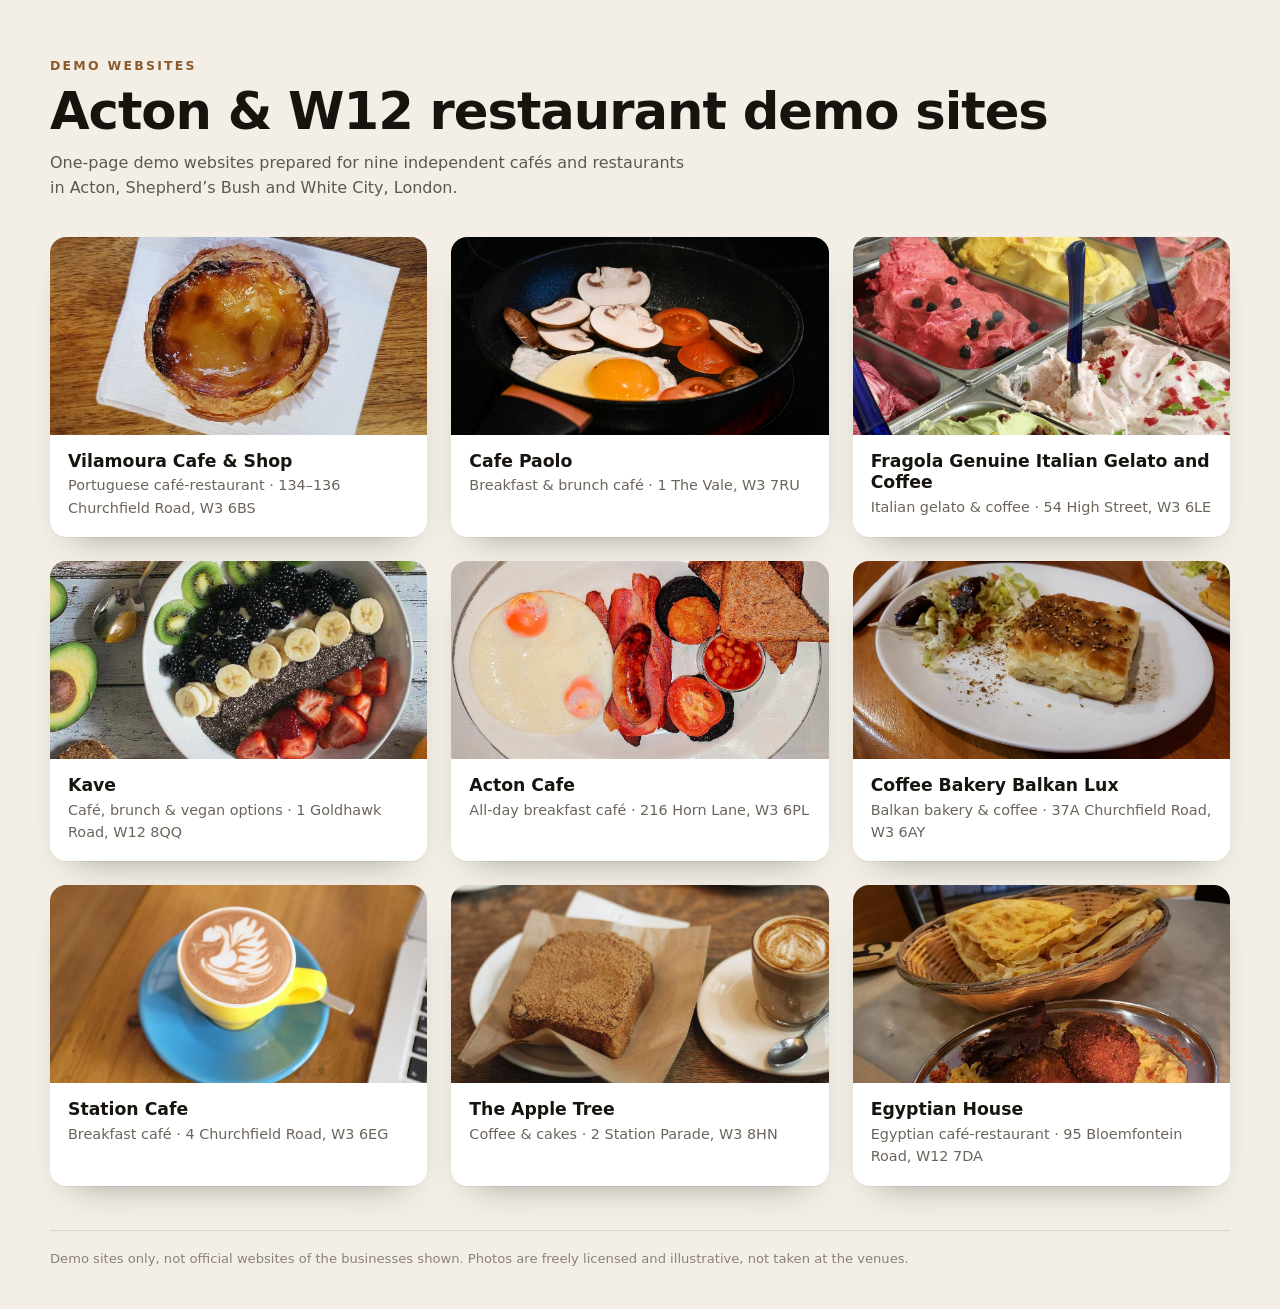
<file: index.html>
<!doctype html>
<html lang="en-GB">
<head>
<meta charset="utf-8">
<meta name="viewport" content="width=device-width, initial-scale=1">
<title>Acton &amp; W12 restaurant demo sites</title>
<meta name="description" content="One-page demo websites prepared for nine independent cafés and restaurants in Acton, Shepherd’s Bush and White City, London.">
<meta name="robots" content="noindex, nofollow">
<link rel="icon" href="data:image/svg+xml,%3Csvg%20xmlns='http://www.w3.org/2000/svg'%20viewBox='0%200%2064%2064'%3E%3Crect%20width='64'%20height='64'%20rx='14'%20fill='%2317140f'/%3E%3Cpath%20d='M18%2044V20h8l6%2014%206-14h8v24h-6V31l-6%2013h-4l-6-13v13z'%20fill='%23f4efe6'/%3E%3C/svg%3E">
<style>
*{box-sizing:border-box;margin:0;padding:0}
body{font-family:system-ui,-apple-system,"Segoe UI",Roboto,sans-serif;background:#f4efe6;color:#17140f;line-height:1.55}
.wrap{width:min(1180px,100% - 32px);margin:0 auto;padding:56px 0 40px}
.kick{font-size:.78rem;letter-spacing:.18em;text-transform:uppercase;color:#8a5a2b;font-weight:700}
h1{font-size:clamp(2rem,5vw,3.2rem);line-height:1.05;margin:10px 0 12px;letter-spacing:-.02em}
.lead{color:#5d574f;max-width:640px;margin-bottom:36px}
.grid{list-style:none;display:grid;gap:24px;grid-template-columns:repeat(auto-fill,minmax(330px,1fr))}
.card{background:#fff;border-radius:16px;overflow:hidden;box-shadow:0 1px 0 rgba(0,0,0,.05),0 18px 36px -24px rgba(0,0,0,.45);transition:transform .15s}
.card:hover{transform:translateY(-3px)}
.card>a{display:block;text-decoration:none;color:inherit}
.shots{background:#e9e3d8;aspect-ratio:1200/630;overflow:hidden}
.shots img{width:100%;height:100%;object-fit:cover;display:block}
.meta{padding:16px 18px 18px}
.meta h2{font-size:1.08rem;line-height:1.25}
.meta p{color:#6b645b;font-size:.9rem;margin-top:2px}
footer{color:#8a8278;font-size:.82rem;margin-top:44px;border-top:1px solid #ddd5c7;padding-top:18px}
</style>
</head>
<body>
<main class="wrap">
<p class="kick">Demo websites</p>
<h1>Acton &amp; W12 restaurant demo sites</h1>
<p class="lead">One-page demo websites prepared for nine independent cafés and restaurants in Acton, Shepherd’s Bush and White City, London.</p>
<ul class="grid">
<li class="card"><a href="vilamoura/index.html"><div class="shots"><img src="vilamoura/img/og.jpg" alt="" width="1200" height="630" loading="lazy"></div><div class="meta"><h2>Vilamoura Cafe &amp; Shop</h2><p>Portuguese café-restaurant · 134–136 Churchfield Road, W3 6BS</p></div></a></li>
<li class="card"><a href="cafe-paolo/index.html"><div class="shots"><img src="cafe-paolo/img/og.jpg" alt="" width="1200" height="630" loading="lazy"></div><div class="meta"><h2>Cafe Paolo</h2><p>Breakfast & brunch café · 1 The Vale, W3 7RU</p></div></a></li>
<li class="card"><a href="fragola/index.html"><div class="shots"><img src="fragola/img/og.jpg" alt="" width="1200" height="630" loading="lazy"></div><div class="meta"><h2>Fragola Genuine Italian Gelato and Coffee</h2><p>Italian gelato & coffee · 54 High Street, W3 6LE</p></div></a></li>
<li class="card"><a href="kave/index.html"><div class="shots"><img src="kave/img/og.jpg" alt="" width="1200" height="630" loading="lazy"></div><div class="meta"><h2>Kave</h2><p>Café, brunch & vegan options · 1 Goldhawk Road, W12 8QQ</p></div></a></li>
<li class="card"><a href="acton-cafe/index.html"><div class="shots"><img src="acton-cafe/img/og.jpg" alt="" width="1200" height="630" loading="lazy"></div><div class="meta"><h2>Acton Cafe</h2><p>All-day breakfast café · 216 Horn Lane, W3 6PL</p></div></a></li>
<li class="card"><a href="balkan-lux/index.html"><div class="shots"><img src="balkan-lux/img/og.jpg" alt="" width="1200" height="630" loading="lazy"></div><div class="meta"><h2>Coffee Bakery Balkan Lux</h2><p>Balkan bakery & coffee · 37A Churchfield Road, W3 6AY</p></div></a></li>
<li class="card"><a href="station-cafe/index.html"><div class="shots"><img src="station-cafe/img/og.jpg" alt="" width="1200" height="630" loading="lazy"></div><div class="meta"><h2>Station Cafe</h2><p>Breakfast café · 4 Churchfield Road, W3 6EG</p></div></a></li>
<li class="card"><a href="apple-tree/index.html"><div class="shots"><img src="apple-tree/img/og.jpg" alt="" width="1200" height="630" loading="lazy"></div><div class="meta"><h2>The Apple Tree</h2><p>Coffee & cakes · 2 Station Parade, W3 8HN</p></div></a></li>
<li class="card"><a href="egyptian-house/index.html"><div class="shots"><img src="egyptian-house/img/og.jpg" alt="" width="1200" height="630" loading="lazy"></div><div class="meta"><h2>Egyptian House</h2><p>Egyptian café-restaurant · 95 Bloemfontein Road, W12 7DA</p></div></a></li>
</ul>
<footer>Demo sites only, not official websites of the businesses shown. Photos are freely licensed and illustrative, not taken at the venues.</footer>
</main>
</body>
</html>
</file>
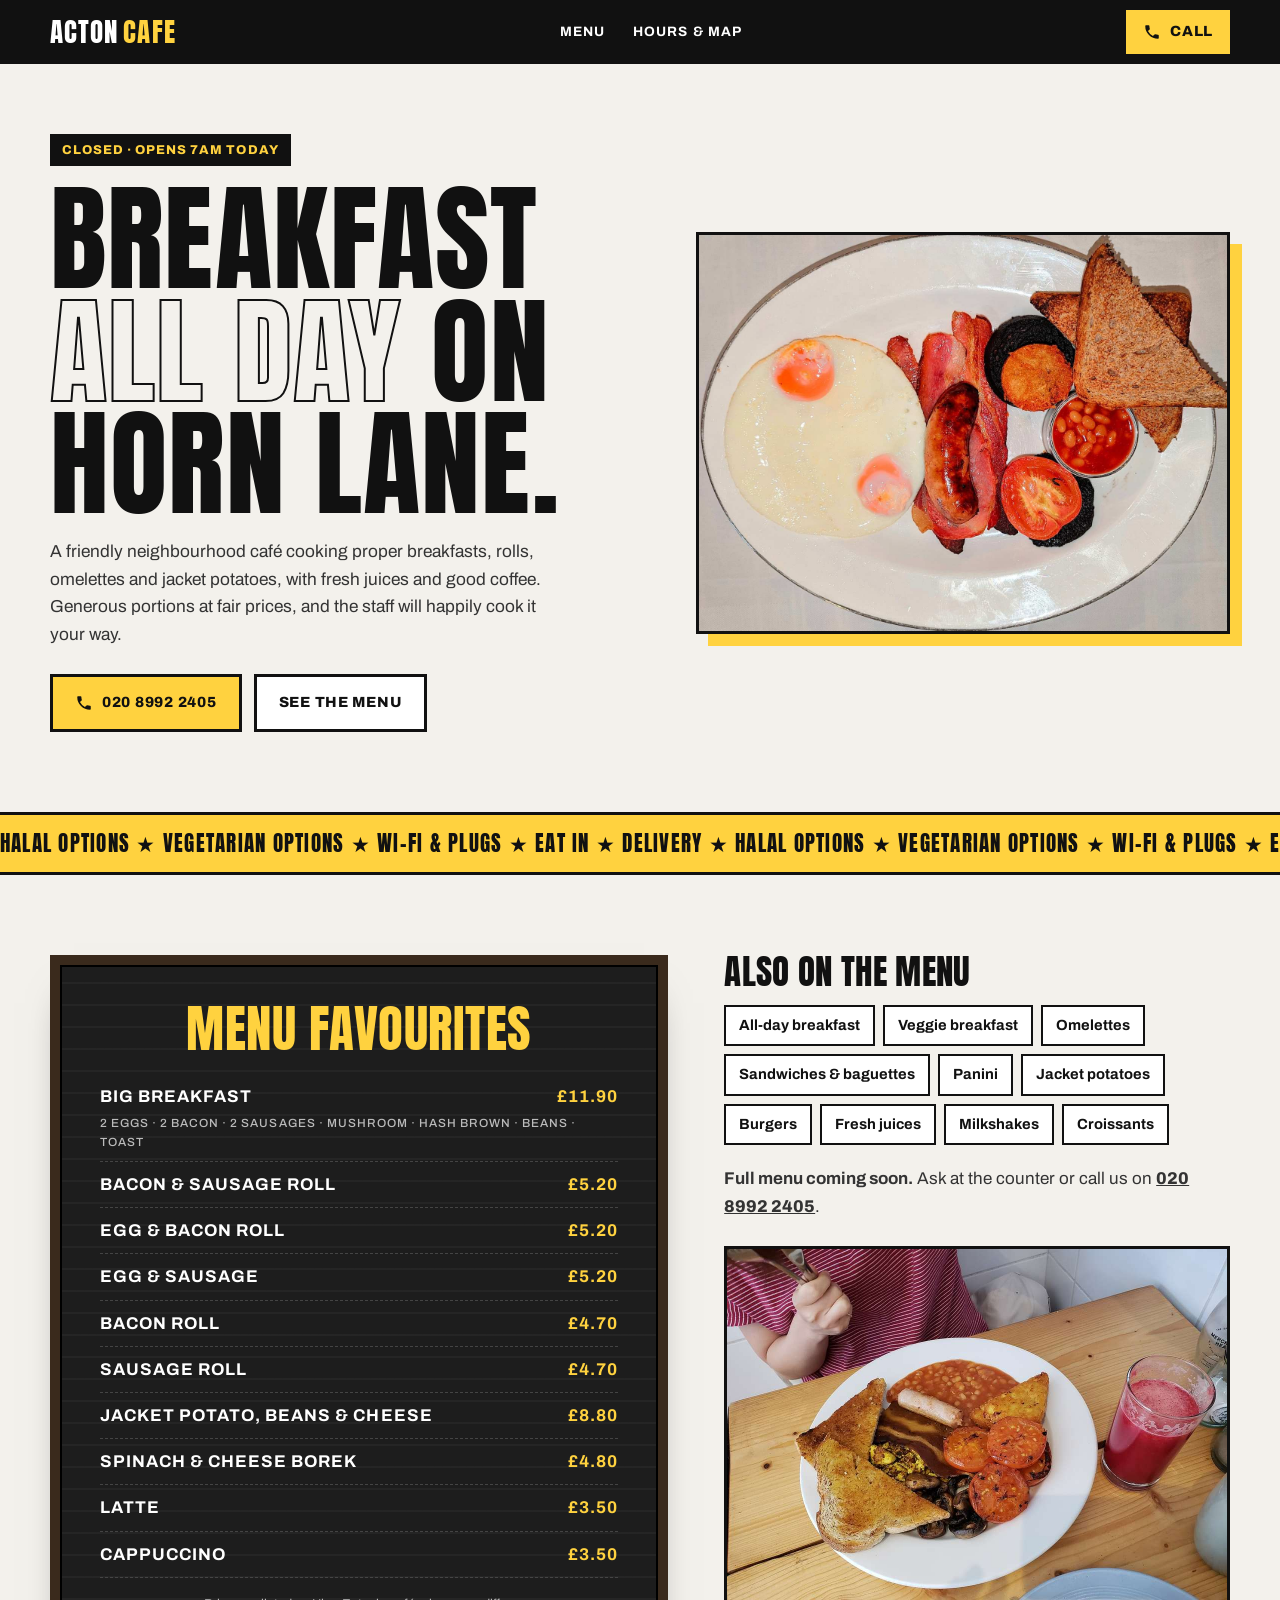
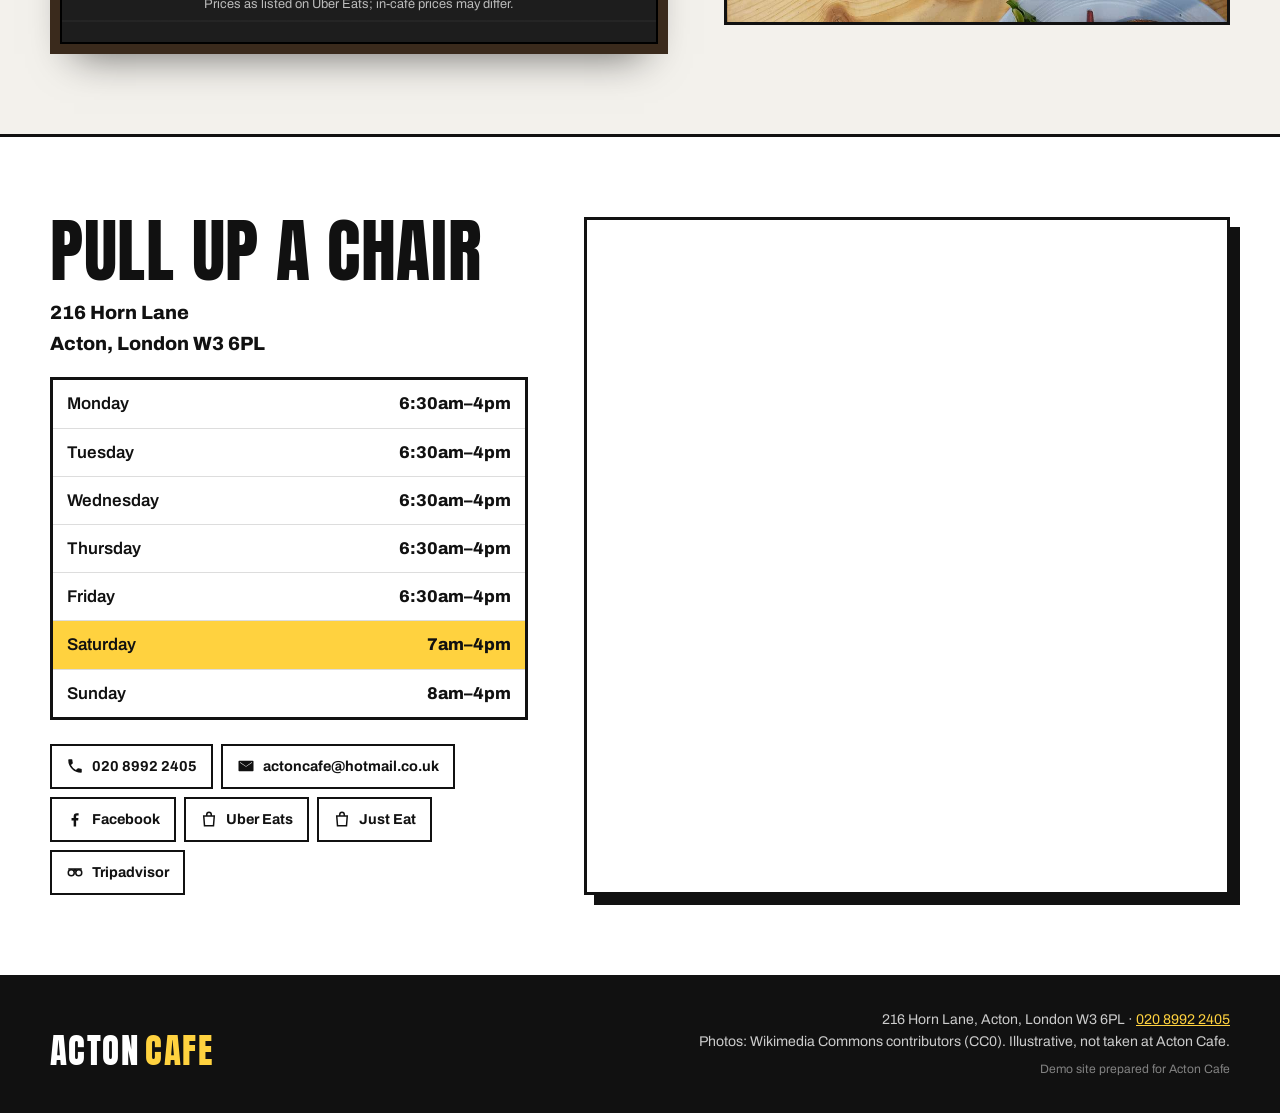
<file: acton-cafe/index.html>
<!doctype html>
<html lang="en-GB">
<head>
<meta charset="utf-8">
<meta name="viewport" content="width=device-width, initial-scale=1, viewport-fit=cover">
<title>Acton Cafe · All-day breakfasts on Horn Lane, Acton W3</title>
<meta name="description" content="Acton Cafe, 216 Horn Lane, Acton W3 6PL. All-day breakfasts, omelettes, rolls, jacket potatoes, fresh juices and coffee. Halal and vegetarian options, Wi-Fi and plugs. Open seven days.">
<meta name="theme-color" content="#111111">
<meta name="robots" content="noindex, nofollow">
<meta property="og:type" content="website">
<meta property="og:site_name" content="Acton Cafe">
<meta property="og:title" content="Acton Cafe · All-day breakfasts on Horn Lane, Acton W3">
<meta property="og:description" content="Acton Cafe, 216 Horn Lane, Acton W3 6PL. All-day breakfasts, omelettes, rolls, jacket potatoes, fresh juices and coffee. Halal and vegetarian options, Wi-Fi and plugs. Open seven days.">
<meta property="og:url" content="https://liliputnikos-tech.github.io/restaurant-demos/acton-cafe/">
<meta property="og:image" content="https://liliputnikos-tech.github.io/restaurant-demos/acton-cafe/img/og.jpg">
<meta property="og:image:width" content="1200">
<meta property="og:image:height" content="630">
<meta property="og:image:alt" content="A full English breakfast on a white plate">
<meta property="og:locale" content="en_GB">
<meta name="twitter:card" content="summary_large_image">
<link rel="icon" href="favicon.svg" type="image/svg+xml">

<link rel="preload" href="img/hero.jpg" as="image" fetchpriority="high">
<link rel="stylesheet" href="style.css">
<script type="application/ld+json">{"@context": "https://schema.org", "@type": "Restaurant", "name": "Acton Cafe", "address": {"@type": "PostalAddress", "streetAddress": "216 Horn Lane", "addressLocality": "London", "postalCode": "W3 6PL", "addressCountry": "GB"}, "telephone": "+442089922405", "geo": {"@type": "GeoCoordinates", "latitude": 51.516583, "longitude": -0.267076}, "email": "actoncafe@hotmail.co.uk", "servesCuisine": ["British", "Breakfast", "Cafe"], "openingHoursSpecification": [{"@type": "OpeningHoursSpecification", "dayOfWeek": "Monday", "opens": "06:30", "closes": "16:00"}, {"@type": "OpeningHoursSpecification", "dayOfWeek": "Tuesday", "opens": "06:30", "closes": "16:00"}, {"@type": "OpeningHoursSpecification", "dayOfWeek": "Wednesday", "opens": "06:30", "closes": "16:00"}, {"@type": "OpeningHoursSpecification", "dayOfWeek": "Thursday", "opens": "06:30", "closes": "16:00"}, {"@type": "OpeningHoursSpecification", "dayOfWeek": "Friday", "opens": "06:30", "closes": "16:00"}, {"@type": "OpeningHoursSpecification", "dayOfWeek": "Saturday", "opens": "07:00", "closes": "16:00"}, {"@type": "OpeningHoursSpecification", "dayOfWeek": "Sunday", "opens": "08:00", "closes": "16:00"}], "sameAs": ["https://facebook.com/130229967025753", "https://www.ubereats.com/gb/store/acton-cafe/yuB0S0zRRbujpTRhEKVrFg", "https://www.just-eat.co.uk/restaurants-acton-cafe-acton/menu", "https://www.tripadvisor.co.uk/Restaurant_Review-g186338-d5443247-Reviews-Acton_Cafe-London_England.html"]}</script>
</head>
<body>
<a class="skip" href="#main">Skip to content</a>

<header class="top">
  <div class="wrap bar">
    <a class="brand" href="#main">ACTON<span>CAFE</span></a>
    <nav aria-label="Main"><a href="#board">Menu</a><a href="#visit">Hours &amp; map</a></nav>
    <a class="btn btn-y btn-sm" href="tel:+442089922405"><svg viewBox="0 0 24 24" aria-hidden="true" fill="currentColor"><path d="M6.6 10.8a15.1 15.1 0 0 0 6.6 6.6l2.2-2.2a1 1 0 0 1 1-.25 11.4 11.4 0 0 0 3.6.57 1 1 0 0 1 1 1V20a1 1 0 0 1-1 1A17 17 0 0 1 3 4a1 1 0 0 1 1-1h3.5a1 1 0 0 1 1 1c0 1.25.2 2.45.57 3.57a1 1 0 0 1-.25 1z"/></svg><span>Call</span></a>
  </div>
</header>
<main id="main">
<section class="hero">
  <div class="wrap hero-grid">
    <div class="hero-copy">
      <p class="tag"><span id="openNow">Open 7 days</span></p>
      <h1>Breakfast <span class="out">all day</span> on Horn Lane.</h1>
      <p class="lede">A friendly neighbourhood café cooking proper breakfasts, rolls, omelettes and jacket potatoes, with fresh juices and good coffee. Generous portions at fair prices, and the staff will happily cook it your way.</p>
      <div class="ctas"><a class="btn btn-y" href="tel:+442089922405"><svg viewBox="0 0 24 24" aria-hidden="true" fill="currentColor"><path d="M6.6 10.8a15.1 15.1 0 0 0 6.6 6.6l2.2-2.2a1 1 0 0 1 1-.25 11.4 11.4 0 0 0 3.6.57 1 1 0 0 1 1 1V20a1 1 0 0 1-1 1A17 17 0 0 1 3 4a1 1 0 0 1 1-1h3.5a1 1 0 0 1 1 1c0 1.25.2 2.45.57 3.57a1 1 0 0 1-.25 1z"/></svg><span>020 8992 2405</span></a><a class="btn btn-w" href="#board">See the menu</a></div>
    </div>
    <figure class="hero-img"><img src="img/hero.jpg" alt="A full English breakfast with eggs, bacon, sausages, beans and toast" width="1400" height="1050" fetchpriority="high"></figure>
  </div>
</section>
<div class="strip" aria-hidden="true"><div class="strip-in">HALAL OPTIONS ★ VEGETARIAN OPTIONS ★ WI-FI &amp; PLUGS ★ EAT IN ★ DELIVERY ★ HALAL OPTIONS ★ VEGETARIAN OPTIONS ★ WI-FI &amp; PLUGS ★ EAT IN ★ DELIVERY ★</div></div>

<section id="board" class="board-sec" aria-labelledby="board-h">
  <div class="wrap board-grid">
    <div class="board">
      <h2 id="board-h">Menu favourites</h2>
      <ul class="blist"><li><span class="bn">Big Breakfast</span><span class="bp">£11.90</span><span class=bd>2 eggs · 2 bacon · 2 sausages · mushroom · hash brown · beans · toast</span></li><li><span class="bn">Bacon &amp; Sausage Roll</span><span class="bp">£5.20</span></li><li><span class="bn">Egg &amp; Bacon Roll</span><span class="bp">£5.20</span></li><li><span class="bn">Egg &amp; Sausage</span><span class="bp">£5.20</span></li><li><span class="bn">Bacon Roll</span><span class="bp">£4.70</span></li><li><span class="bn">Sausage Roll</span><span class="bp">£4.70</span></li><li><span class="bn">Jacket Potato, Beans &amp; Cheese</span><span class="bp">£8.80</span></li><li><span class="bn">Spinach &amp; Cheese Borek</span><span class="bp">£4.80</span></li><li><span class="bn">Latte</span><span class="bp">£3.50</span></li><li><span class="bn">Cappuccino</span><span class="bp">£3.50</span></li></ul>
      <p class="bfine">Prices as listed on Uber Eats; in-café prices may differ.</p>
    </div>
    <div class="also">
      <h3>Also on the menu</h3>
      <ul class="pills"><li>All-day breakfast</li><li>Veggie breakfast</li><li>Omelettes</li><li>Sandwiches &amp; baguettes</li><li>Panini</li><li>Jacket potatoes</li><li>Burgers</li><li>Fresh juices</li><li>Milkshakes</li><li>Croissants</li></ul>
      <p class="soon"><strong>Full menu coming soon.</strong> Ask at the counter or call us on <a href="tel:+442089922405">020 8992 2405</a>.</p>
      <img src="img/table.jpg" alt="A cooked breakfast on a café table with a fresh juice" width="1000" height="750" loading="lazy">
    </div>
  </div>
</section>

<section id="visit" class="visit" aria-labelledby="visit-h">
  <div class="wrap visit-grid">
    <div>
      <h2 id="visit-h">Pull up a chair</h2>
      <address>216 Horn Lane<br>Acton, London W3 6PL</address>
      <table class="hours" id="hoursTable"><caption class="sr-only">Opening hours</caption><tbody><tr data-d="1"><th scope="row">Monday</th><td>6:30am–4pm</td></tr><tr data-d="2"><th scope="row">Tuesday</th><td>6:30am–4pm</td></tr><tr data-d="3"><th scope="row">Wednesday</th><td>6:30am–4pm</td></tr><tr data-d="4"><th scope="row">Thursday</th><td>6:30am–4pm</td></tr><tr data-d="5"><th scope="row">Friday</th><td>6:30am–4pm</td></tr><tr data-d="6"><th scope="row">Saturday</th><td>7am–4pm</td></tr><tr data-d="0"><th scope="row">Sunday</th><td>8am–4pm</td></tr></tbody></table>
      <div class="links"><a class="lnk" href="tel:+442089922405"><svg viewBox="0 0 24 24" aria-hidden="true" fill="currentColor"><path d="M6.6 10.8a15.1 15.1 0 0 0 6.6 6.6l2.2-2.2a1 1 0 0 1 1-.25 11.4 11.4 0 0 0 3.6.57 1 1 0 0 1 1 1V20a1 1 0 0 1-1 1A17 17 0 0 1 3 4a1 1 0 0 1 1-1h3.5a1 1 0 0 1 1 1c0 1.25.2 2.45.57 3.57a1 1 0 0 1-.25 1z"/></svg><span>020 8992 2405</span></a><a class="lnk" href="mailto:actoncafe@hotmail.co.uk"><svg viewBox="0 0 24 24" aria-hidden="true" fill="currentColor"><path d="M3 5h18a1 1 0 0 1 1 1v12a1 1 0 0 1-1 1H3a1 1 0 0 1-1-1V6a1 1 0 0 1 1-1zm9 7.2L4.4 7H4v.6l8 5.4 8-5.4V7h-.4z"/></svg><span>actoncafe@hotmail.co.uk</span></a><a class="lnk" href="https://facebook.com/130229967025753" target="_blank" rel="noopener"><svg viewBox="0 0 24 24" aria-hidden="true" fill="currentColor"><path d="M13.5 22v-8h2.7l.4-3.2h-3.1V8.8c0-.9.3-1.5 1.6-1.5h1.7V4.4a22 22 0 0 0-2.5-.1c-2.5 0-4.1 1.5-4.1 4.2v2.3H7.4V14h2.8v8z"/></svg><span>Facebook</span></a><a class="lnk" href="https://www.ubereats.com/gb/store/acton-cafe/yuB0S0zRRbujpTRhEKVrFg" target="_blank" rel="noopener"><svg viewBox="0 0 24 24" aria-hidden="true" fill="none" stroke="currentColor" stroke-width="2"><path d="M5 8h14l-1 13H6z"/><path d="M9 8V6a3 3 0 0 1 6 0v2"/></svg><span>Uber Eats</span></a><a class="lnk" href="https://www.just-eat.co.uk/restaurants-acton-cafe-acton/menu" target="_blank" rel="noopener"><svg viewBox="0 0 24 24" aria-hidden="true" fill="none" stroke="currentColor" stroke-width="2"><path d="M5 8h14l-1 13H6z"/><path d="M9 8V6a3 3 0 0 1 6 0v2"/></svg><span>Just Eat</span></a><a class="lnk" href="https://www.tripadvisor.co.uk/Restaurant_Review-g186338-d5443247-Reviews-Acton_Cafe-London_England.html" target="_blank" rel="noopener"><svg viewBox="0 0 24 24" aria-hidden="true" fill="none" stroke="currentColor" stroke-width="2"><circle cx="7" cy="13" r="4"/><circle cx="17" cy="13" r="4"/><path d="M3 8h18M12 8l-2 3M12 8l2 3"/></svg><span>Tripadvisor</span></a></div>
    </div>
    <div class="map"><iframe class="map-frame" title="Map showing Acton Cafe, 216 Horn Lane, London W3 6PL" src="https://maps.google.com/maps?q=Acton+Cafe%2C+216+Horn+Lane%2C+London+W3+6PL&amp;z=16&amp;output=embed" loading="lazy" referrerpolicy="no-referrer-when-downgrade" allowfullscreen></iframe></div>
  </div>
</section>
</main>
<footer class="foot">
  <div class="wrap foot-grid">
    <p class="brand brand-foot">ACTON<span>CAFE</span></p>
    <div><p>216 Horn Lane, Acton, London W3 6PL · <a href="tel:+442089922405">020 8992 2405</a></p><p class="credits">Photos: Wikimedia Commons contributors (CC0). Illustrative, not taken at Acton Cafe.</p><p class="demo-note">Demo site prepared for Acton Cafe</p></div>
  </div>
</footer>
<nav class="dock" aria-label="Quick actions"><a class="d1" href="tel:+442089922405"><svg viewBox="0 0 24 24" aria-hidden="true" fill="currentColor"><path d="M6.6 10.8a15.1 15.1 0 0 0 6.6 6.6l2.2-2.2a1 1 0 0 1 1-.25 11.4 11.4 0 0 0 3.6.57 1 1 0 0 1 1 1V20a1 1 0 0 1-1 1A17 17 0 0 1 3 4a1 1 0 0 1 1-1h3.5a1 1 0 0 1 1 1c0 1.25.2 2.45.57 3.57a1 1 0 0 1-.25 1z"/></svg><span>Call</span></a><a href="https://www.google.com/maps/dir/?api=1&destination=Acton+Cafe%2C+216+Horn+Lane%2C+London+W3+6PL" target="_blank" rel="noopener"><svg viewBox="0 0 24 24" aria-hidden="true" fill="currentColor"><path d="M12 2a7 7 0 0 0-7 7c0 5.2 7 13 7 13s7-7.8 7-13a7 7 0 0 0-7-7zm0 9.5A2.5 2.5 0 1 1 12 6.5a2.5 2.5 0 0 1 0 5z"/></svg><span>Directions</span></a><a href="https://www.ubereats.com/gb/store/acton-cafe/yuB0S0zRRbujpTRhEKVrFg" target="_blank" rel="noopener"><svg viewBox="0 0 24 24" aria-hidden="true" fill="none" stroke="currentColor" stroke-width="2"><path d="M5 8h14l-1 13H6z"/><path d="M9 8V6a3 3 0 0 1 6 0v2"/></svg><span>Order</span></a></nav>

<script>
(function(){try{
var H={"1": [390, 960, "6:30am", "4pm"], "2": [390, 960, "6:30am", "4pm"], "3": [390, 960, "6:30am", "4pm"], "4": [390, 960, "6:30am", "4pm"], "5": [390, 960, "6:30am", "4pm"], "6": [420, 960, "7am", "4pm"], "0": [480, 960, "8am", "4pm"]},L={"1": "Monday", "2": "Tuesday", "3": "Wednesday", "4": "Thursday", "5": "Friday", "6": "Saturday", "0": "Sunday"};
var p=new Intl.DateTimeFormat('en-GB',{timeZone:'Europe/London',weekday:'short',hour:'numeric',minute:'numeric',hourCycle:'h23'}).formatToParts(new Date());
var g=function(t){for(var i=0;i<p.length;i++)if(p[i].type===t)return p[i].value};
var d=['Sun','Mon','Tue','Wed','Thu','Fri','Sat'].indexOf(g('weekday')),m=parseInt(g('hour'),10)*60+parseInt(g('minute'),10);
var row=document.querySelector('#hoursTable tr[data-d="'+d+'"]');if(row)row.classList.add('today');
var el=document.getElementById('openNow');if(!el)return;
var t=H[d],open=t&&m>=t[0]&&m<t[1],txt;
if(open)txt='Open now · till {close}'.replace('{close}',t[3]);
else{var when;if(t&&m<t[0])when=t[2]+' today';else{for(var k=1;k<=7;k++){var n=(d+k)%7;if(H[n]){when=(k===1?'tomorrow':L[n])+' at '+H[n][2];break}}}txt='Closed · opens {when}'.replace('{when}',when)}
el.textContent=txt;el.setAttribute('data-open',open?'1':'0');
}catch(e){}})();
</script>
</body>
</html>
</file>
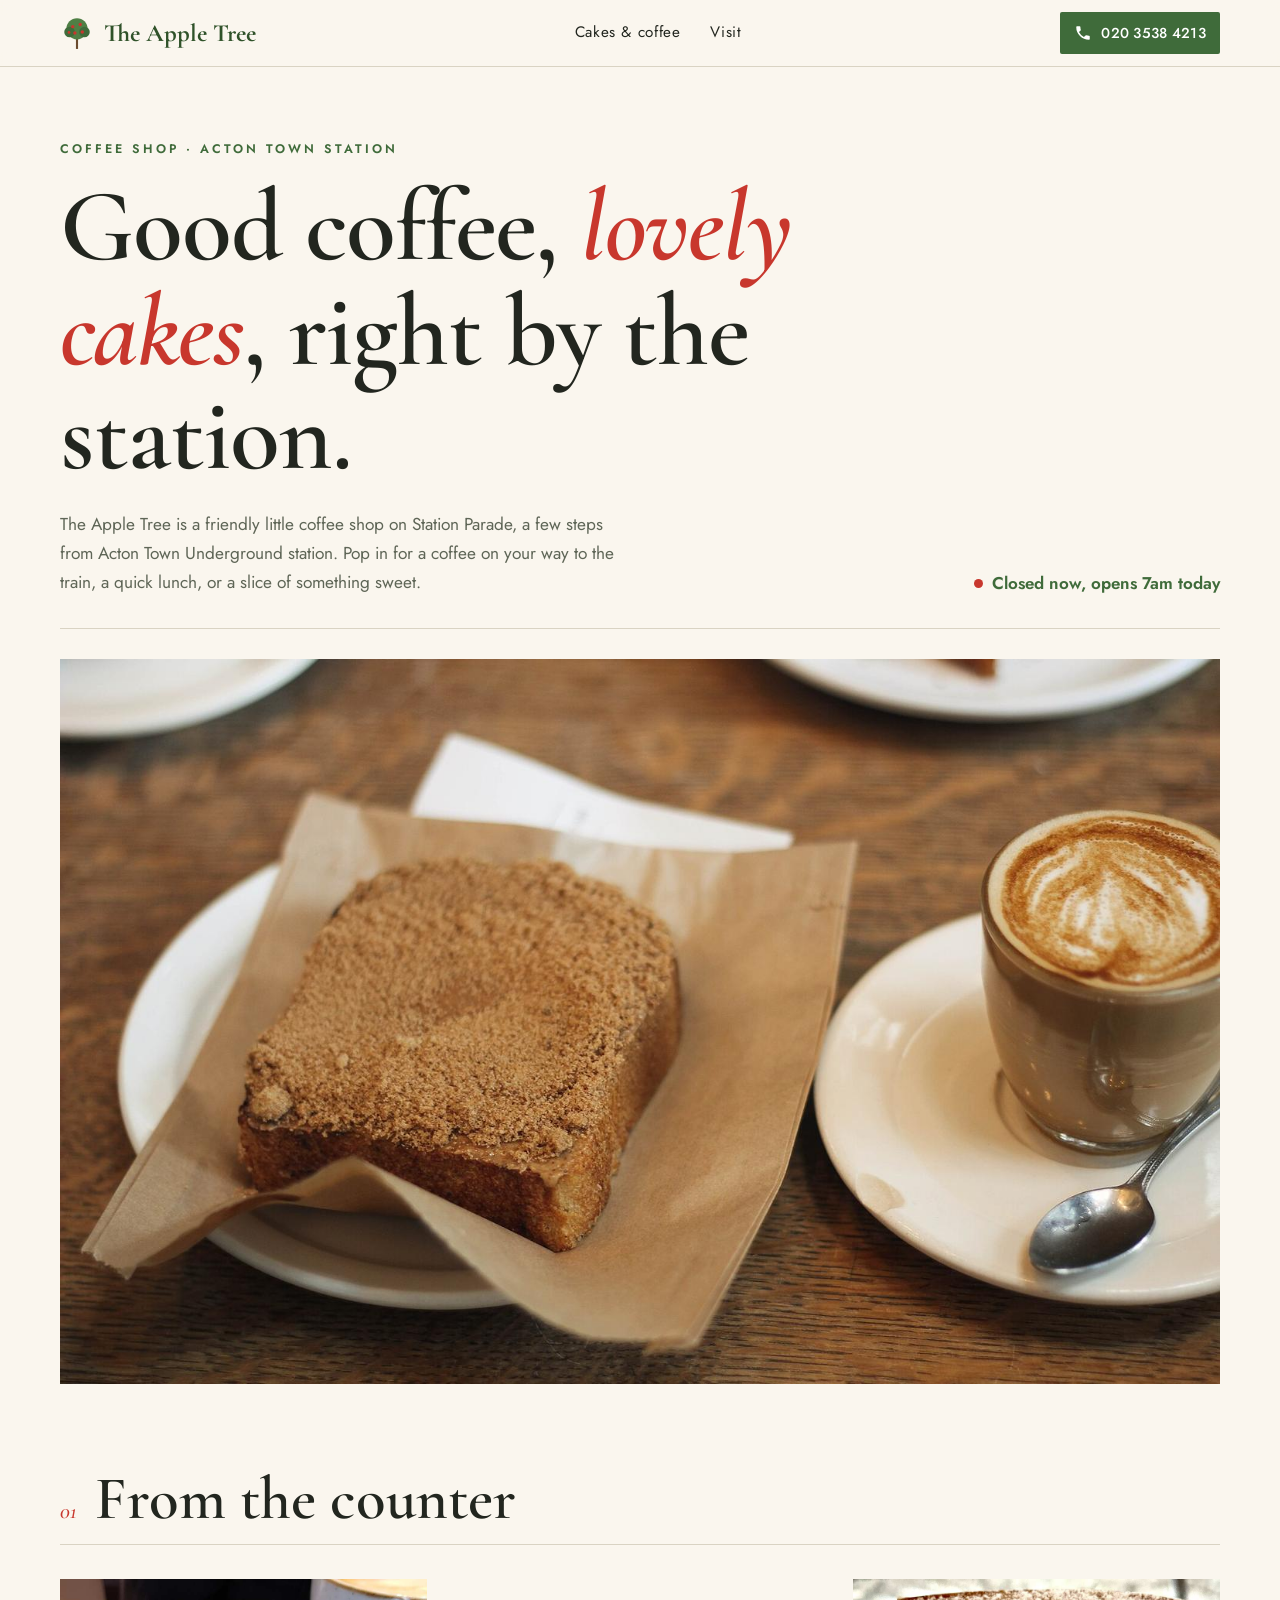
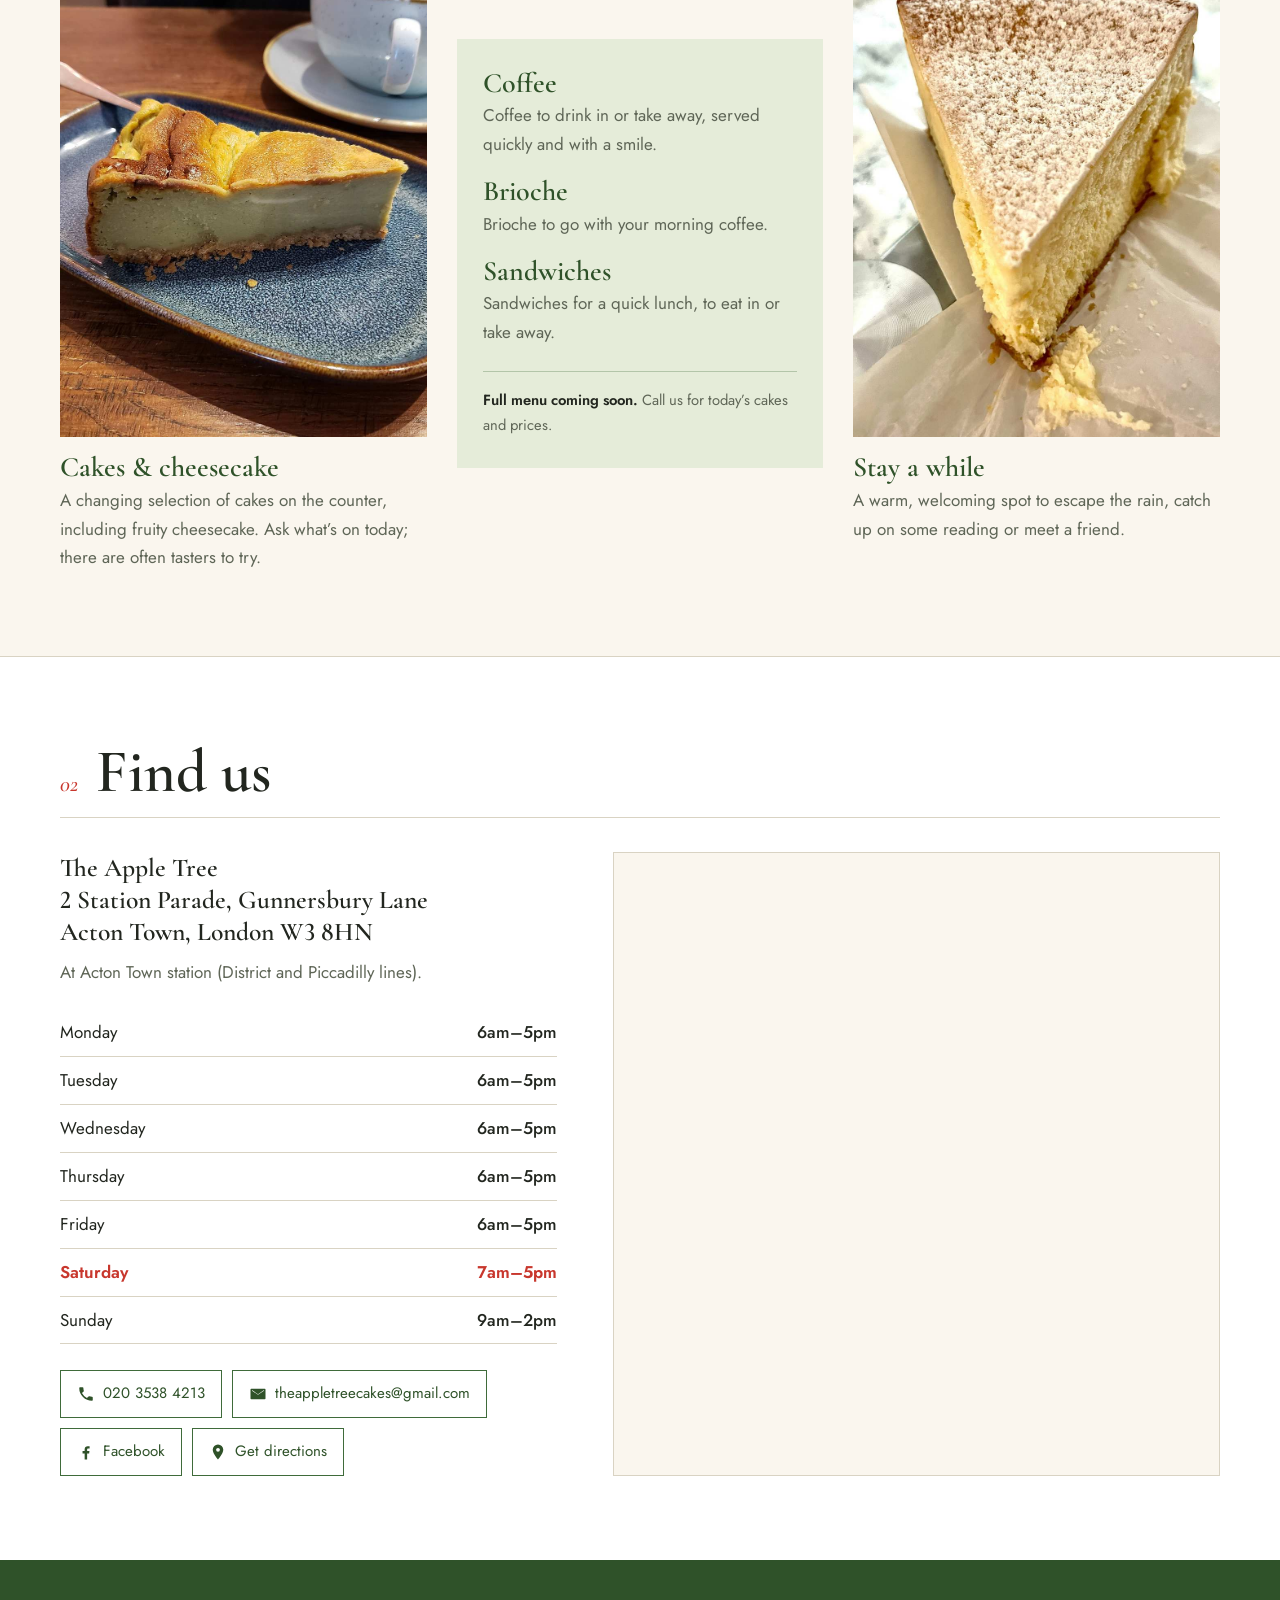
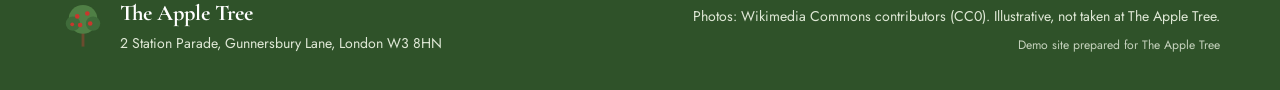
<file: apple-tree/index.html>
<!doctype html>
<html lang="en-GB">
<head>
<meta charset="utf-8">
<meta name="viewport" content="width=device-width, initial-scale=1, viewport-fit=cover">
<title>The Apple Tree · Coffee &amp; cakes at Acton Town station, W3</title>
<meta name="description" content="The Apple Tree, 2 Station Parade, Gunnersbury Lane, London W3 8HN. A friendly little coffee shop at Acton Town station: great coffee, a changing selection of cakes, brioche and sandwiches.">
<meta name="theme-color" content="#3f6b3a">
<meta name="robots" content="noindex, nofollow">
<meta property="og:type" content="website">
<meta property="og:site_name" content="The Apple Tree">
<meta property="og:title" content="The Apple Tree · Coffee &amp; cakes at Acton Town station, W3">
<meta property="og:description" content="The Apple Tree, 2 Station Parade, Gunnersbury Lane, London W3 8HN. A friendly little coffee shop at Acton Town station: great coffee, a changing selection of cakes, brioche and sandwiches.">
<meta property="og:url" content="https://liliputnikos-tech.github.io/restaurant-demos/apple-tree/">
<meta property="og:image" content="https://liliputnikos-tech.github.io/restaurant-demos/apple-tree/img/og.jpg">
<meta property="og:image:width" content="1200">
<meta property="og:image:height" content="630">
<meta property="og:image:alt" content="A slice of cake beside a cup of coffee">
<meta property="og:locale" content="en_GB">
<meta name="twitter:card" content="summary_large_image">
<link rel="icon" href="favicon.svg" type="image/svg+xml">

<link rel="preload" href="img/hero.jpg" as="image" fetchpriority="high">
<link rel="stylesheet" href="style.css">
<script type="application/ld+json">{"@context": "https://schema.org", "@type": "CafeOrCoffeeShop", "name": "The Apple Tree", "address": {"@type": "PostalAddress", "streetAddress": "2 Station Parade, Gunnersbury Lane", "addressLocality": "London", "postalCode": "W3 8HN", "addressCountry": "GB"}, "telephone": "+442035384213", "geo": {"@type": "GeoCoordinates", "latitude": 51.503156, "longitude": -0.280292}, "email": "theappletreecakes@gmail.com", "servesCuisine": ["Coffee", "Cakes", "Sandwiches"], "openingHoursSpecification": [{"@type": "OpeningHoursSpecification", "dayOfWeek": "Monday", "opens": "06:00", "closes": "17:00"}, {"@type": "OpeningHoursSpecification", "dayOfWeek": "Tuesday", "opens": "06:00", "closes": "17:00"}, {"@type": "OpeningHoursSpecification", "dayOfWeek": "Wednesday", "opens": "06:00", "closes": "17:00"}, {"@type": "OpeningHoursSpecification", "dayOfWeek": "Thursday", "opens": "06:00", "closes": "17:00"}, {"@type": "OpeningHoursSpecification", "dayOfWeek": "Friday", "opens": "06:00", "closes": "17:00"}, {"@type": "OpeningHoursSpecification", "dayOfWeek": "Saturday", "opens": "07:00", "closes": "17:00"}, {"@type": "OpeningHoursSpecification", "dayOfWeek": "Sunday", "opens": "09:00", "closes": "14:00"}], "sameAs": ["https://facebook.com/1436680149913563"]}</script>
</head>
<body>
<a class="skip" href="#main">Skip to content</a>

<header class="top">
  <div class="wrap bar">
    <a class="brand" href="#main"><svg viewBox="0 0 64 64" aria-hidden="true"><path d="M30 62V40h4v22z" fill="#6b4b2e"/><circle cx="32" cy="24" r="20" fill="#4f7f45"/><circle cx="18" cy="30" r="10" fill="#3f6b3a"/><circle cx="46" cy="30" r="10" fill="#3f6b3a"/><g fill="#c8372d"><circle cx="24" cy="20" r="3.2"/><circle cx="38" cy="16" r="3.2"/><circle cx="42" cy="30" r="3.2"/><circle cx="28" cy="32" r="3.2"/><circle cx="17" cy="31" r="2.6"/></g></svg><span>The Apple Tree</span></a>
    <nav aria-label="Main"><a href="#bakes">Cakes &amp; coffee</a><a href="#visit">Visit</a></nav>
    <a class="btn btn-sm" href="tel:+442035384213" aria-label="Call 020 3538 4213"><svg viewBox="0 0 24 24" aria-hidden="true" fill="currentColor"><path d="M6.6 10.8a15.1 15.1 0 0 0 6.6 6.6l2.2-2.2a1 1 0 0 1 1-.25 11.4 11.4 0 0 0 3.6.57 1 1 0 0 1 1 1V20a1 1 0 0 1-1 1A17 17 0 0 1 3 4a1 1 0 0 1 1-1h3.5a1 1 0 0 1 1 1c0 1.25.2 2.45.57 3.57a1 1 0 0 1-.25 1z"/></svg><span>020 3538 4213</span></a>
  </div>
</header>
<main id="main">
<section class="hero">
  <div class="wrap">
    <p class="eyebrow">Coffee shop · Acton Town station</p>
    <h1>Good coffee, <em>lovely cakes</em>, right by the station.</h1>
    <div class="hero-row">
      <p class="lede">The Apple Tree is a friendly little coffee shop on Station Parade, a few steps from Acton Town Underground station. Pop in for a coffee on your way to the train, a quick lunch, or a slice of something sweet.</p>
      <p class="now" id="openNow">Open seven days a week</p>
    </div>
  </div>
  <figure class="hero-img wrap"><img src="img/hero.jpg" alt="A slice of cake beside a cup of coffee" width="1500" height="937" fetchpriority="high"></figure>
</section>

<section id="bakes" class="bakes" aria-labelledby="bakes-h">
  <div class="wrap">
    <div class="sec-head"><span class="num">01</span><h2 id="bakes-h">From the counter</h2></div>
    <div class="bake-grid">
      <article class="bake bake-tall"><img src="img/cheesecake.jpg" alt="A slice of baked cheesecake on a plate" width="900" height="1125" loading="lazy"><div><h3>Cakes &amp; cheesecake</h3><p>A changing selection of cakes on the counter, including fruity cheesecake. Ask what’s on today; there are often tasters to try.</p></div></article>
      <article class="bake bake-text"><h3>Coffee</h3><p>Coffee to drink in or take away, served quickly and with a smile.</p><h3>Brioche</h3><p>Brioche to go with your morning coffee.</p><h3>Sandwiches</h3><p>Sandwiches for a quick lunch, to eat in or take away.</p><p class="soon"><strong>Full menu coming soon.</strong> Call us for today’s cakes and prices.</p></article>
      <article class="bake bake-tall"><img src="img/sponge.jpg" alt="A slice of sponge cake dusted with icing sugar" width="900" height="1125" loading="lazy"><div><h3>Stay a while</h3><p>A warm, welcoming spot to escape the rain, catch up on some reading or meet a friend.</p></div></article>
    </div>
  </div>
</section>

<section id="visit" class="visit" aria-labelledby="visit-h">
  <div class="wrap">
    <div class="sec-head"><span class="num">02</span><h2 id="visit-h">Find us</h2></div>
    <div class="visit-grid">
      <div>
        <address>The Apple Tree<br>2 Station Parade, Gunnersbury Lane<br>Acton Town, London W3 8HN</address>
        <p class="note">At Acton Town station (District and Piccadilly lines).</p>
        <table class="hours" id="hoursTable"><caption class="sr-only">Opening hours</caption><tbody><tr data-d="1"><th scope="row">Monday</th><td>6am–5pm</td></tr><tr data-d="2"><th scope="row">Tuesday</th><td>6am–5pm</td></tr><tr data-d="3"><th scope="row">Wednesday</th><td>6am–5pm</td></tr><tr data-d="4"><th scope="row">Thursday</th><td>6am–5pm</td></tr><tr data-d="5"><th scope="row">Friday</th><td>6am–5pm</td></tr><tr data-d="6"><th scope="row">Saturday</th><td>7am–5pm</td></tr><tr data-d="0"><th scope="row">Sunday</th><td>9am–2pm</td></tr></tbody></table>
        <div class="links"><a class="lnk" href="tel:+442035384213"><svg viewBox="0 0 24 24" aria-hidden="true" fill="currentColor"><path d="M6.6 10.8a15.1 15.1 0 0 0 6.6 6.6l2.2-2.2a1 1 0 0 1 1-.25 11.4 11.4 0 0 0 3.6.57 1 1 0 0 1 1 1V20a1 1 0 0 1-1 1A17 17 0 0 1 3 4a1 1 0 0 1 1-1h3.5a1 1 0 0 1 1 1c0 1.25.2 2.45.57 3.57a1 1 0 0 1-.25 1z"/></svg><span>020 3538 4213</span></a><a class="lnk" href="mailto:theappletreecakes@gmail.com"><svg viewBox="0 0 24 24" aria-hidden="true" fill="currentColor"><path d="M3 5h18a1 1 0 0 1 1 1v12a1 1 0 0 1-1 1H3a1 1 0 0 1-1-1V6a1 1 0 0 1 1-1zm9 7.2L4.4 7H4v.6l8 5.4 8-5.4V7h-.4z"/></svg><span>theappletreecakes@gmail.com</span></a><a class="lnk" href="https://facebook.com/1436680149913563" target="_blank" rel="noopener"><svg viewBox="0 0 24 24" aria-hidden="true" fill="currentColor"><path d="M13.5 22v-8h2.7l.4-3.2h-3.1V8.8c0-.9.3-1.5 1.6-1.5h1.7V4.4a22 22 0 0 0-2.5-.1c-2.5 0-4.1 1.5-4.1 4.2v2.3H7.4V14h2.8v8z"/></svg><span>Facebook</span></a><a class="lnk" href="https://www.google.com/maps/dir/?api=1&amp;destination=The+Apple+Tree%2C+2+Station+Parade%2C+Gunnersbury+Lane%2C+London+W3+8HN" target="_blank" rel="noopener"><svg viewBox="0 0 24 24" aria-hidden="true" fill="currentColor"><path d="M12 2a7 7 0 0 0-7 7c0 5.2 7 13 7 13s7-7.8 7-13a7 7 0 0 0-7-7zm0 9.5A2.5 2.5 0 1 1 12 6.5a2.5 2.5 0 0 1 0 5z"/></svg><span>Get directions</span></a></div>
      </div>
      <div class="map"><iframe class="map-frame" title="Map showing The Apple Tree, 2 Station Parade, London W3 8HN" src="https://maps.google.com/maps?q=The+Apple+Tree%2C+2+Station+Parade%2C+Gunnersbury+Lane%2C+London+W3+8HN&amp;z=16&amp;output=embed" loading="lazy" referrerpolicy="no-referrer-when-downgrade" allowfullscreen></iframe></div>
    </div>
  </div>
</section>
</main>
<footer class="foot">
  <div class="wrap foot-grid">
    <div class="foot-brand"><svg viewBox="0 0 64 64" aria-hidden="true"><path d="M30 62V40h4v22z" fill="#6b4b2e"/><circle cx="32" cy="24" r="20" fill="#4f7f45"/><circle cx="18" cy="30" r="10" fill="#3f6b3a"/><circle cx="46" cy="30" r="10" fill="#3f6b3a"/><g fill="#c8372d"><circle cx="24" cy="20" r="3.2"/><circle cx="38" cy="16" r="3.2"/><circle cx="42" cy="30" r="3.2"/><circle cx="28" cy="32" r="3.2"/><circle cx="17" cy="31" r="2.6"/></g></svg><p><strong>The Apple Tree</strong><br>2 Station Parade, Gunnersbury Lane, London W3 8HN</p></div>
    <div><p class="credits">Photos: Wikimedia Commons contributors (CC0). Illustrative, not taken at The Apple Tree.</p><p class="demo-note">Demo site prepared for The Apple Tree</p></div>
  </div>
</footer>
<nav class="dock" aria-label="Quick actions"><a class="d1" href="tel:+442035384213"><svg viewBox="0 0 24 24" aria-hidden="true" fill="currentColor"><path d="M6.6 10.8a15.1 15.1 0 0 0 6.6 6.6l2.2-2.2a1 1 0 0 1 1-.25 11.4 11.4 0 0 0 3.6.57 1 1 0 0 1 1 1V20a1 1 0 0 1-1 1A17 17 0 0 1 3 4a1 1 0 0 1 1-1h3.5a1 1 0 0 1 1 1c0 1.25.2 2.45.57 3.57a1 1 0 0 1-.25 1z"/></svg><span>Call</span></a><a href="https://www.google.com/maps/dir/?api=1&destination=The+Apple+Tree%2C+2+Station+Parade%2C+Gunnersbury+Lane%2C+London+W3+8HN" target="_blank" rel="noopener"><svg viewBox="0 0 24 24" aria-hidden="true" fill="currentColor"><path d="M12 2a7 7 0 0 0-7 7c0 5.2 7 13 7 13s7-7.8 7-13a7 7 0 0 0-7-7zm0 9.5A2.5 2.5 0 1 1 12 6.5a2.5 2.5 0 0 1 0 5z"/></svg><span>Directions</span></a></nav>

<script>
(function(){try{
var H={"1": [360, 1020, "6am", "5pm"], "2": [360, 1020, "6am", "5pm"], "3": [360, 1020, "6am", "5pm"], "4": [360, 1020, "6am", "5pm"], "5": [360, 1020, "6am", "5pm"], "6": [420, 1020, "7am", "5pm"], "0": [540, 840, "9am", "2pm"]},L={"1": "Monday", "2": "Tuesday", "3": "Wednesday", "4": "Thursday", "5": "Friday", "6": "Saturday", "0": "Sunday"};
var p=new Intl.DateTimeFormat('en-GB',{timeZone:'Europe/London',weekday:'short',hour:'numeric',minute:'numeric',hourCycle:'h23'}).formatToParts(new Date());
var g=function(t){for(var i=0;i<p.length;i++)if(p[i].type===t)return p[i].value};
var d=['Sun','Mon','Tue','Wed','Thu','Fri','Sat'].indexOf(g('weekday')),m=parseInt(g('hour'),10)*60+parseInt(g('minute'),10);
var row=document.querySelector('#hoursTable tr[data-d="'+d+'"]');if(row)row.classList.add('today');
var el=document.getElementById('openNow');if(!el)return;
var t=H[d],open=t&&m>=t[0]&&m<t[1],txt;
if(open)txt='Open now, until {close}'.replace('{close}',t[3]);
else{var when;if(t&&m<t[0])when=t[2]+' today';else{for(var k=1;k<=7;k++){var n=(d+k)%7;if(H[n]){when=(k===1?'tomorrow':L[n])+' at '+H[n][2];break}}}txt='Closed now, opens {when}'.replace('{when}',when)}
el.textContent=txt;el.setAttribute('data-open',open?'1':'0');
}catch(e){}})();
</script>
</body>
</html>
</file>
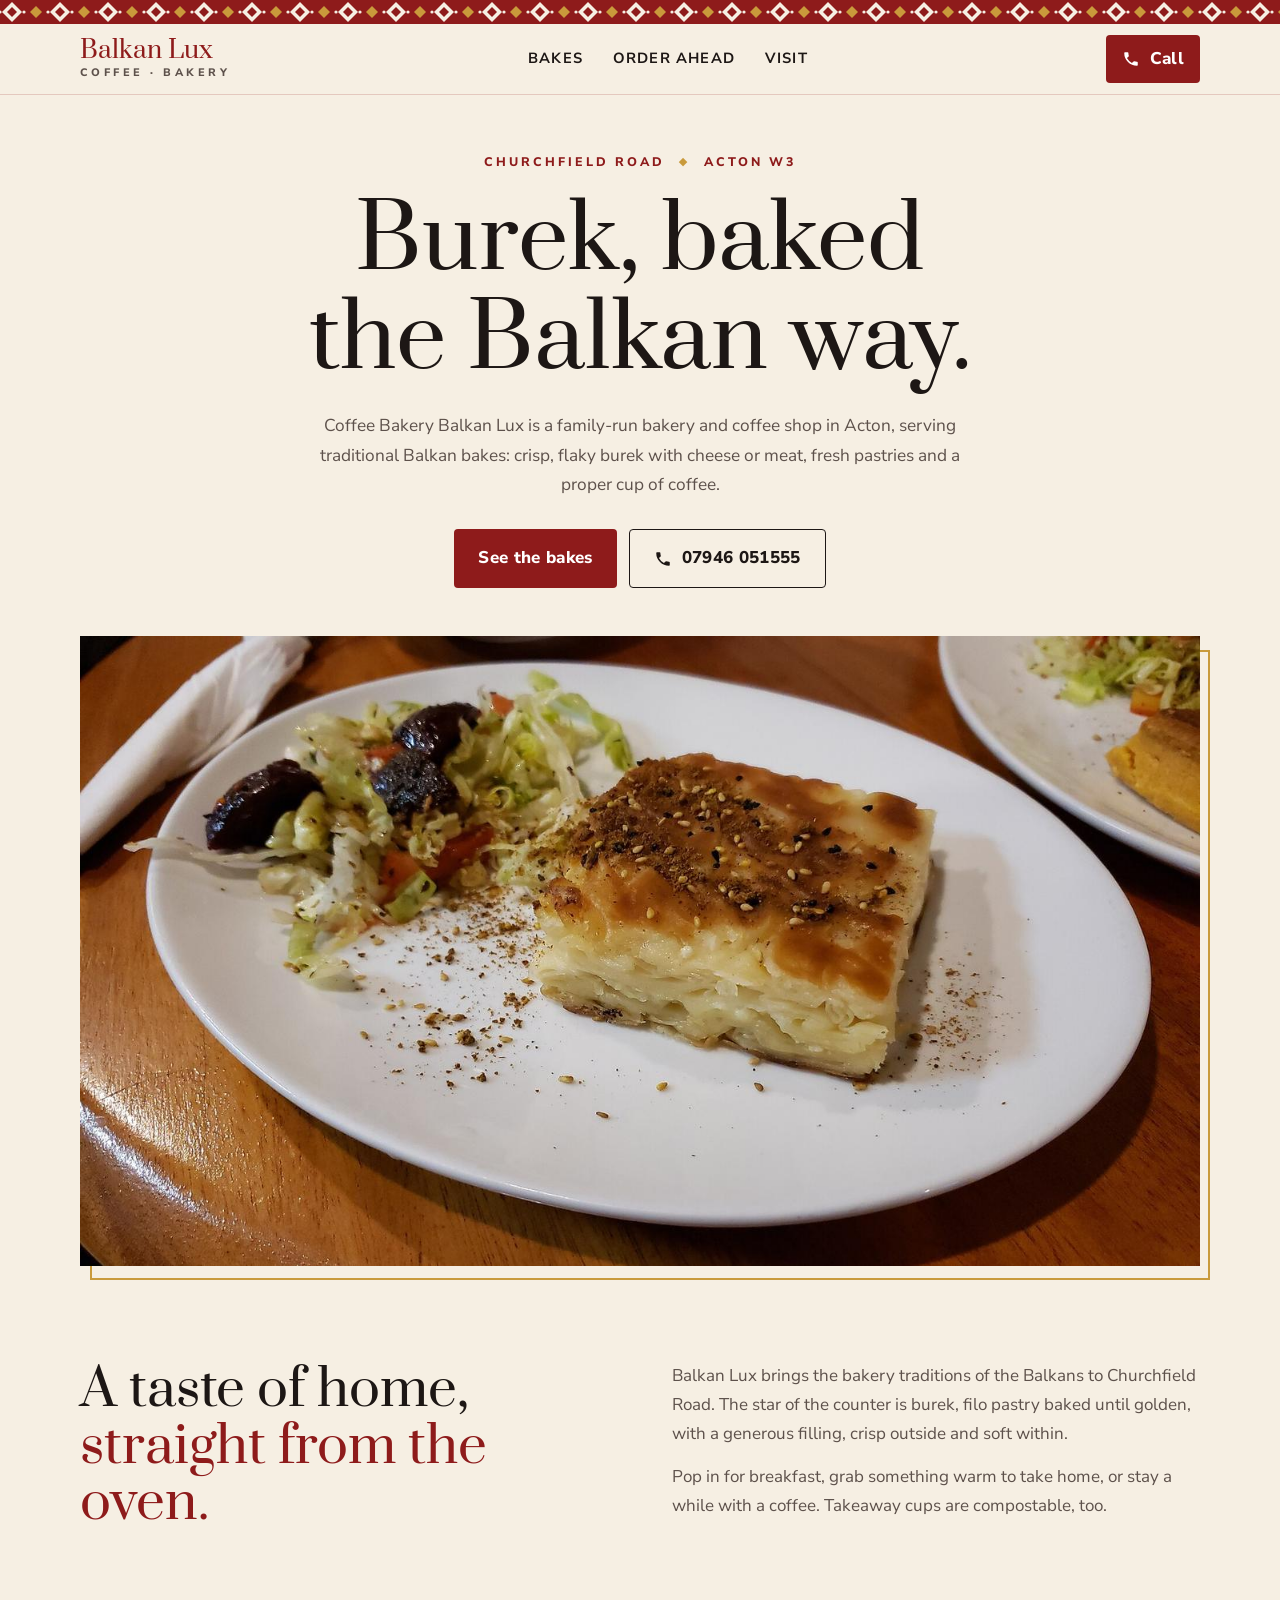
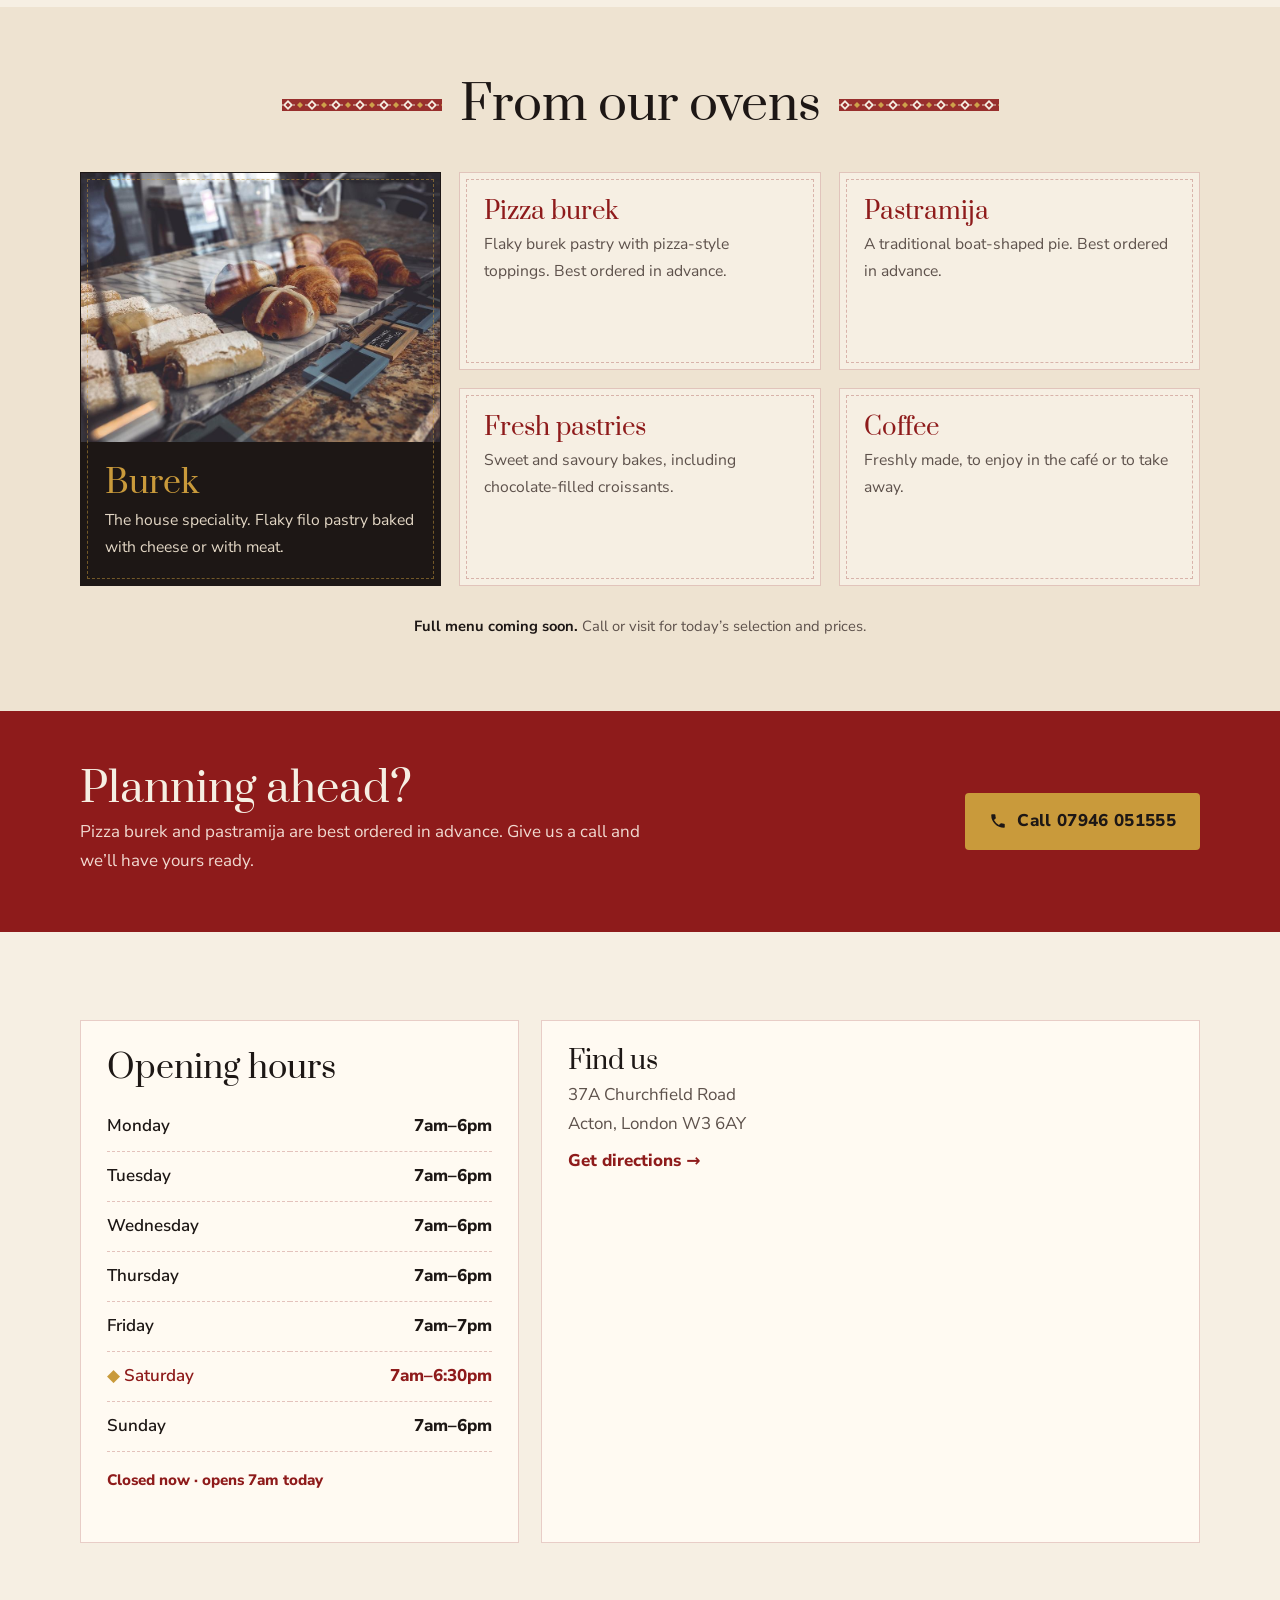
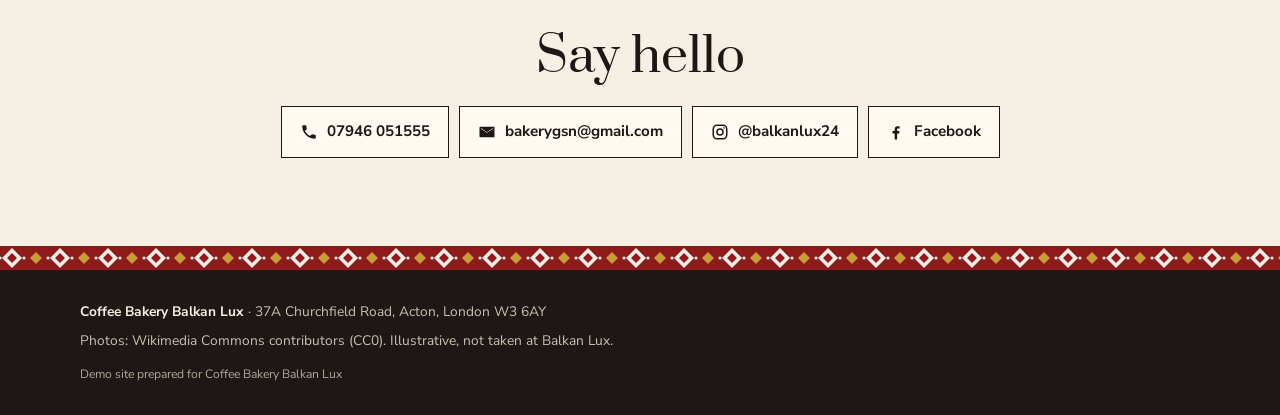
<file: balkan-lux/index.html>
<!doctype html>
<html lang="en-GB">
<head>
<meta charset="utf-8">
<meta name="viewport" content="width=device-width, initial-scale=1, viewport-fit=cover">
<title>Coffee Bakery Balkan Lux · Burek &amp; Balkan bakes on Churchfield Road, Acton W3</title>
<meta name="description" content="Family-run Balkan bakery and coffee shop at 37A Churchfield Road, Acton W3 6AY. Fresh cheese and meat burek, pastries and coffee, open seven days from 7am.">
<meta name="theme-color" content="#8e1b1b">
<meta name="robots" content="noindex, nofollow">
<meta property="og:type" content="website">
<meta property="og:site_name" content="Coffee Bakery Balkan Lux">
<meta property="og:title" content="Coffee Bakery Balkan Lux · Burek &amp; Balkan bakes on Churchfield Road, Acton W3">
<meta property="og:description" content="Family-run Balkan bakery and coffee shop at 37A Churchfield Road, Acton W3 6AY. Fresh cheese and meat burek, pastries and coffee, open seven days from 7am.">
<meta property="og:url" content="https://liliputnikos-tech.github.io/restaurant-demos/balkan-lux/">
<meta property="og:image" content="https://liliputnikos-tech.github.io/restaurant-demos/balkan-lux/img/og.jpg">
<meta property="og:image:width" content="1200">
<meta property="og:image:height" content="630">
<meta property="og:image:alt" content="A slice of golden cheese burek on a plate">
<meta property="og:locale" content="en_GB">
<meta name="twitter:card" content="summary_large_image">
<link rel="icon" href="favicon.svg" type="image/svg+xml">

<link rel="preload" href="img/hero.jpg" as="image" fetchpriority="high">
<link rel="stylesheet" href="style.css">
<script type="application/ld+json">{"@context": "https://schema.org", "@type": "Bakery", "name": "Coffee Bakery Balkan Lux", "address": {"@type": "PostalAddress", "streetAddress": "37A Churchfield Road", "addressLocality": "London", "postalCode": "W3 6AY", "addressCountry": "GB"}, "telephone": "+447946051555", "geo": {"@type": "GeoCoordinates", "latitude": 51.508563, "longitude": -0.265275}, "email": "bakerygsn@gmail.com", "servesCuisine": ["Balkan", "Bakery", "Coffee"], "openingHoursSpecification": [{"@type": "OpeningHoursSpecification", "dayOfWeek": "Monday", "opens": "07:00", "closes": "18:00"}, {"@type": "OpeningHoursSpecification", "dayOfWeek": "Tuesday", "opens": "07:00", "closes": "18:00"}, {"@type": "OpeningHoursSpecification", "dayOfWeek": "Wednesday", "opens": "07:00", "closes": "18:00"}, {"@type": "OpeningHoursSpecification", "dayOfWeek": "Thursday", "opens": "07:00", "closes": "18:00"}, {"@type": "OpeningHoursSpecification", "dayOfWeek": "Friday", "opens": "07:00", "closes": "19:00"}, {"@type": "OpeningHoursSpecification", "dayOfWeek": "Saturday", "opens": "07:00", "closes": "18:30"}, {"@type": "OpeningHoursSpecification", "dayOfWeek": "Sunday", "opens": "07:00", "closes": "18:00"}], "sameAs": ["https://www.instagram.com/balkanlux24", "https://facebook.com/861416077064388"]}</script>
</head>
<body>
<a class="skip" href="#main">Skip to content</a>

<div class="band" aria-hidden="true"></div>
<header class="top">
  <div class="wrap bar">
    <a class="brand" href="#main"><span class="b1">Balkan Lux</span><span class="b2">Coffee · Bakery</span></a>
    <nav aria-label="Main"><a href="#bakes">Bakes</a><a href="#order">Order ahead</a><a href="#visit">Visit</a></nav>
    <a class="btn btn-red btn-sm" href="tel:+447946051555"><svg viewBox="0 0 24 24" aria-hidden="true" fill="currentColor"><path d="M6.6 10.8a15.1 15.1 0 0 0 6.6 6.6l2.2-2.2a1 1 0 0 1 1-.25 11.4 11.4 0 0 0 3.6.57 1 1 0 0 1 1 1V20a1 1 0 0 1-1 1A17 17 0 0 1 3 4a1 1 0 0 1 1-1h3.5a1 1 0 0 1 1 1c0 1.25.2 2.45.57 3.57a1 1 0 0 1-.25 1z"/></svg><span>Call</span></a>
  </div>
</header>
<main id="main">
<section class="hero">
  <div class="wrap hero-inner">
    <p class="eyebrow"><span>Churchfield Road</span><i aria-hidden="true">◆</i><span>Acton W3</span></p>
    <h1>Burek, baked<br>the Balkan way.</h1>
    <p class="lede">Coffee Bakery Balkan Lux is a family-run bakery and coffee shop in Acton, serving traditional Balkan bakes: crisp, flaky burek with cheese or meat, fresh pastries and a proper cup of coffee.</p>
    <div class="ctas"><a class="btn btn-red" href="#bakes">See the bakes</a><a class="btn btn-ghost" href="tel:+447946051555"><svg viewBox="0 0 24 24" aria-hidden="true" fill="currentColor"><path d="M6.6 10.8a15.1 15.1 0 0 0 6.6 6.6l2.2-2.2a1 1 0 0 1 1-.25 11.4 11.4 0 0 0 3.6.57 1 1 0 0 1 1 1V20a1 1 0 0 1-1 1A17 17 0 0 1 3 4a1 1 0 0 1 1-1h3.5a1 1 0 0 1 1 1c0 1.25.2 2.45.57 3.57a1 1 0 0 1-.25 1z"/></svg><span>07946 051555</span></a></div>
  </div>
  <figure class="hero-img wrap"><img src="img/hero.jpg" alt="A slice of golden cheese burek served with salad" width="1400" height="787" fetchpriority="high"></figure>
</section>

<section class="story" aria-labelledby="story-h">
  <div class="wrap story-grid">
    <h2 id="story-h">A taste of home, <span>straight from the oven.</span></h2>
    <div>
      <p>Balkan Lux brings the bakery traditions of the Balkans to Churchfield Road. The star of the counter is burek, filo pastry baked until golden, with a generous filling, crisp outside and soft within.</p>
      <p>Pop in for breakfast, grab something warm to take home, or stay a while with a coffee. Takeaway cups are compostable, too.</p>
    </div>
  </div>
</section>

<section id="bakes" class="bakes" aria-labelledby="bakes-h">
  <div class="wrap">
    <div class="sec-head"><span class="orn" aria-hidden="true"></span><h2 id="bakes-h">From our ovens</h2><span class="orn" aria-hidden="true"></span></div>
    <div class="bake-grid">
      <article class="bake feature">
        <img src="img/counter.jpg" alt="Pastries on display in a bakery counter" width="900" height="675" loading="lazy">
        <div class="bake-body"><h3>Burek</h3><p>The house speciality. Flaky filo pastry baked with cheese or with meat.</p></div>
      </article>
      <article class="bake"><h3>Pizza burek</h3><p>Flaky burek pastry with pizza-style toppings. Best ordered in advance.</p></article>
      <article class="bake"><h3>Pastramija</h3><p>A traditional boat-shaped pie. Best ordered in advance.</p></article>
      <article class="bake"><h3>Fresh pastries</h3><p>Sweet and savoury bakes, including chocolate-filled croissants.</p></article>
      <article class="bake"><h3>Coffee</h3><p>Freshly made, to enjoy in the café or to take away.</p></article>
    </div>
    <p class="soon"><strong>Full menu coming soon.</strong> Call or visit for today’s selection and prices.</p>
  </div>
</section>

<section id="order" class="order" aria-labelledby="order-h">
  <div class="wrap order-inner">
    <div><h2 id="order-h">Planning ahead?</h2><p>Pizza burek and pastramija are best ordered in advance. Give us a call and we’ll have yours ready.</p></div>
    <a class="btn btn-gold" href="tel:+447946051555"><svg viewBox="0 0 24 24" aria-hidden="true" fill="currentColor"><path d="M6.6 10.8a15.1 15.1 0 0 0 6.6 6.6l2.2-2.2a1 1 0 0 1 1-.25 11.4 11.4 0 0 0 3.6.57 1 1 0 0 1 1 1V20a1 1 0 0 1-1 1A17 17 0 0 1 3 4a1 1 0 0 1 1-1h3.5a1 1 0 0 1 1 1c0 1.25.2 2.45.57 3.57a1 1 0 0 1-.25 1z"/></svg><span>Call 07946 051555</span></a>
  </div>
</section>

<section id="visit" class="visit" aria-labelledby="visit-h">
  <div class="wrap visit-grid">
    <div class="card">
      <h2 id="visit-h">Opening hours</h2>
      <table class="hours" id="hoursTable"><caption class="sr-only">Opening hours</caption><tbody><tr data-d="1"><th scope="row">Monday</th><td>7am–6pm</td></tr><tr data-d="2"><th scope="row">Tuesday</th><td>7am–6pm</td></tr><tr data-d="3"><th scope="row">Wednesday</th><td>7am–6pm</td></tr><tr data-d="4"><th scope="row">Thursday</th><td>7am–6pm</td></tr><tr data-d="5"><th scope="row">Friday</th><td>7am–7pm</td></tr><tr data-d="6"><th scope="row">Saturday</th><td>7am–6:30pm</td></tr><tr data-d="0"><th scope="row">Sunday</th><td>7am–6pm</td></tr></tbody></table>
      <p class="status" id="openNow">Open seven days a week</p>
    </div>
    <div class="card card-map">
      <div class="addr"><h3>Find us</h3><address>37A Churchfield Road<br>Acton, London W3 6AY</address><a class="link" href="https://www.google.com/maps/dir/?api=1&destination=Coffee+Bakery+Balkan+Lux%2C+37A+Churchfield+Road%2C+London+W3+6AY" target="_blank" rel="noopener">Get directions →</a></div>
      <iframe class="map-frame" title="Map showing Coffee Bakery Balkan Lux, 37A Churchfield Road, London W3 6AY" src="https://maps.google.com/maps?q=Coffee+Bakery+Balkan+Lux%2C+37A+Churchfield+Road%2C+London+W3+6AY&amp;z=16&amp;output=embed" loading="lazy" referrerpolicy="no-referrer-when-downgrade" allowfullscreen></iframe>
    </div>
  </div>
</section>

<section class="contact" aria-labelledby="contact-h">
  <div class="wrap">
    <h2 id="contact-h">Say hello</h2>
    <div class="links"><a class="lnk" href="tel:+447946051555"><svg viewBox="0 0 24 24" aria-hidden="true" fill="currentColor"><path d="M6.6 10.8a15.1 15.1 0 0 0 6.6 6.6l2.2-2.2a1 1 0 0 1 1-.25 11.4 11.4 0 0 0 3.6.57 1 1 0 0 1 1 1V20a1 1 0 0 1-1 1A17 17 0 0 1 3 4a1 1 0 0 1 1-1h3.5a1 1 0 0 1 1 1c0 1.25.2 2.45.57 3.57a1 1 0 0 1-.25 1z"/></svg><span>07946 051555</span></a><a class="lnk" href="mailto:bakerygsn@gmail.com"><svg viewBox="0 0 24 24" aria-hidden="true" fill="currentColor"><path d="M3 5h18a1 1 0 0 1 1 1v12a1 1 0 0 1-1 1H3a1 1 0 0 1-1-1V6a1 1 0 0 1 1-1zm9 7.2L4.4 7H4v.6l8 5.4 8-5.4V7h-.4z"/></svg><span>bakerygsn@gmail.com</span></a><a class="lnk" href="https://www.instagram.com/balkanlux24" target="_blank" rel="noopener"><svg viewBox="0 0 24 24" aria-hidden="true" fill="none" stroke="currentColor" stroke-width="2"><rect x="3" y="3" width="18" height="18" rx="5"/><circle cx="12" cy="12" r="4"/><circle cx="17.5" cy="6.5" r="1" fill="currentColor" stroke="none"/></svg><span>@balkanlux24</span></a><a class="lnk" href="https://facebook.com/861416077064388" target="_blank" rel="noopener"><svg viewBox="0 0 24 24" aria-hidden="true" fill="currentColor"><path d="M13.5 22v-8h2.7l.4-3.2h-3.1V8.8c0-.9.3-1.5 1.6-1.5h1.7V4.4a22 22 0 0 0-2.5-.1c-2.5 0-4.1 1.5-4.1 4.2v2.3H7.4V14h2.8v8z"/></svg><span>Facebook</span></a></div>
  </div>
</section>
</main>
<div class="band" aria-hidden="true"></div>
<footer class="foot">
  <div class="wrap foot-grid">
    <p><strong>Coffee Bakery Balkan Lux</strong> · 37A Churchfield Road, Acton, London W3 6AY</p>
    <p class="credits">Photos: Wikimedia Commons contributors (CC0). Illustrative, not taken at Balkan Lux.</p>
    <p class="demo-note">Demo site prepared for Coffee Bakery Balkan Lux</p>
  </div>
</footer>
<nav class="dock" aria-label="Quick actions"><a class="d1" href="tel:+447946051555"><svg viewBox="0 0 24 24" aria-hidden="true" fill="currentColor"><path d="M6.6 10.8a15.1 15.1 0 0 0 6.6 6.6l2.2-2.2a1 1 0 0 1 1-.25 11.4 11.4 0 0 0 3.6.57 1 1 0 0 1 1 1V20a1 1 0 0 1-1 1A17 17 0 0 1 3 4a1 1 0 0 1 1-1h3.5a1 1 0 0 1 1 1c0 1.25.2 2.45.57 3.57a1 1 0 0 1-.25 1z"/></svg><span>Call</span></a><a href="https://www.google.com/maps/dir/?api=1&destination=Coffee+Bakery+Balkan+Lux%2C+37A+Churchfield+Road%2C+London+W3+6AY" target="_blank" rel="noopener"><svg viewBox="0 0 24 24" aria-hidden="true" fill="currentColor"><path d="M12 2a7 7 0 0 0-7 7c0 5.2 7 13 7 13s7-7.8 7-13a7 7 0 0 0-7-7zm0 9.5A2.5 2.5 0 1 1 12 6.5a2.5 2.5 0 0 1 0 5z"/></svg><span>Directions</span></a></nav>

<script>
(function(){try{
var H={"1": [420, 1080, "7am", "6pm"], "2": [420, 1080, "7am", "6pm"], "3": [420, 1080, "7am", "6pm"], "4": [420, 1080, "7am", "6pm"], "5": [420, 1140, "7am", "7pm"], "6": [420, 1110, "7am", "6:30pm"], "0": [420, 1080, "7am", "6pm"]},L={"1": "Monday", "2": "Tuesday", "3": "Wednesday", "4": "Thursday", "5": "Friday", "6": "Saturday", "0": "Sunday"};
var p=new Intl.DateTimeFormat('en-GB',{timeZone:'Europe/London',weekday:'short',hour:'numeric',minute:'numeric',hourCycle:'h23'}).formatToParts(new Date());
var g=function(t){for(var i=0;i<p.length;i++)if(p[i].type===t)return p[i].value};
var d=['Sun','Mon','Tue','Wed','Thu','Fri','Sat'].indexOf(g('weekday')),m=parseInt(g('hour'),10)*60+parseInt(g('minute'),10);
var row=document.querySelector('#hoursTable tr[data-d="'+d+'"]');if(row)row.classList.add('today');
var el=document.getElementById('openNow');if(!el)return;
var t=H[d],open=t&&m>=t[0]&&m<t[1],txt;
if(open)txt='Open now · until {close}'.replace('{close}',t[3]);
else{var when;if(t&&m<t[0])when=t[2]+' today';else{for(var k=1;k<=7;k++){var n=(d+k)%7;if(H[n]){when=(k===1?'tomorrow':L[n])+' at '+H[n][2];break}}}txt='Closed now · opens {when}'.replace('{when}',when)}
el.textContent=txt;el.setAttribute('data-open',open?'1':'0');
}catch(e){}})();
</script>
</body>
</html>
</file>
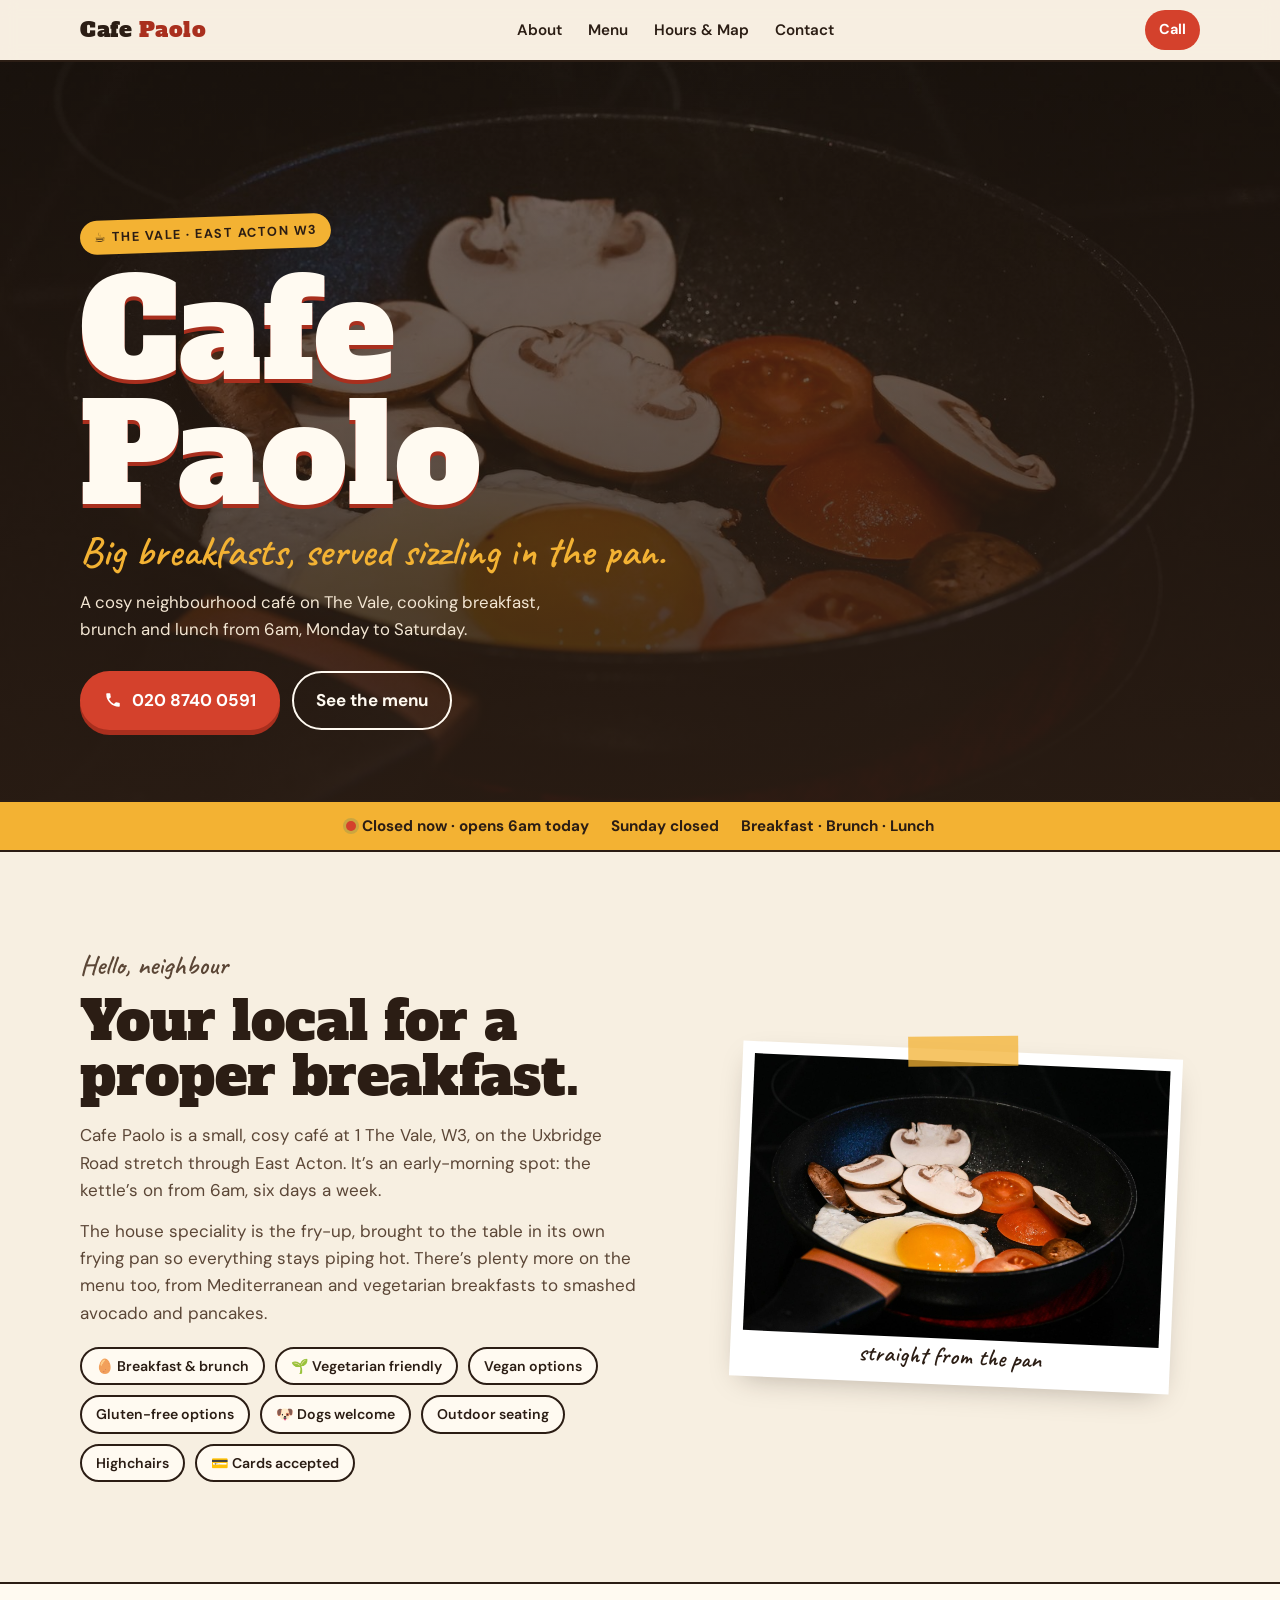
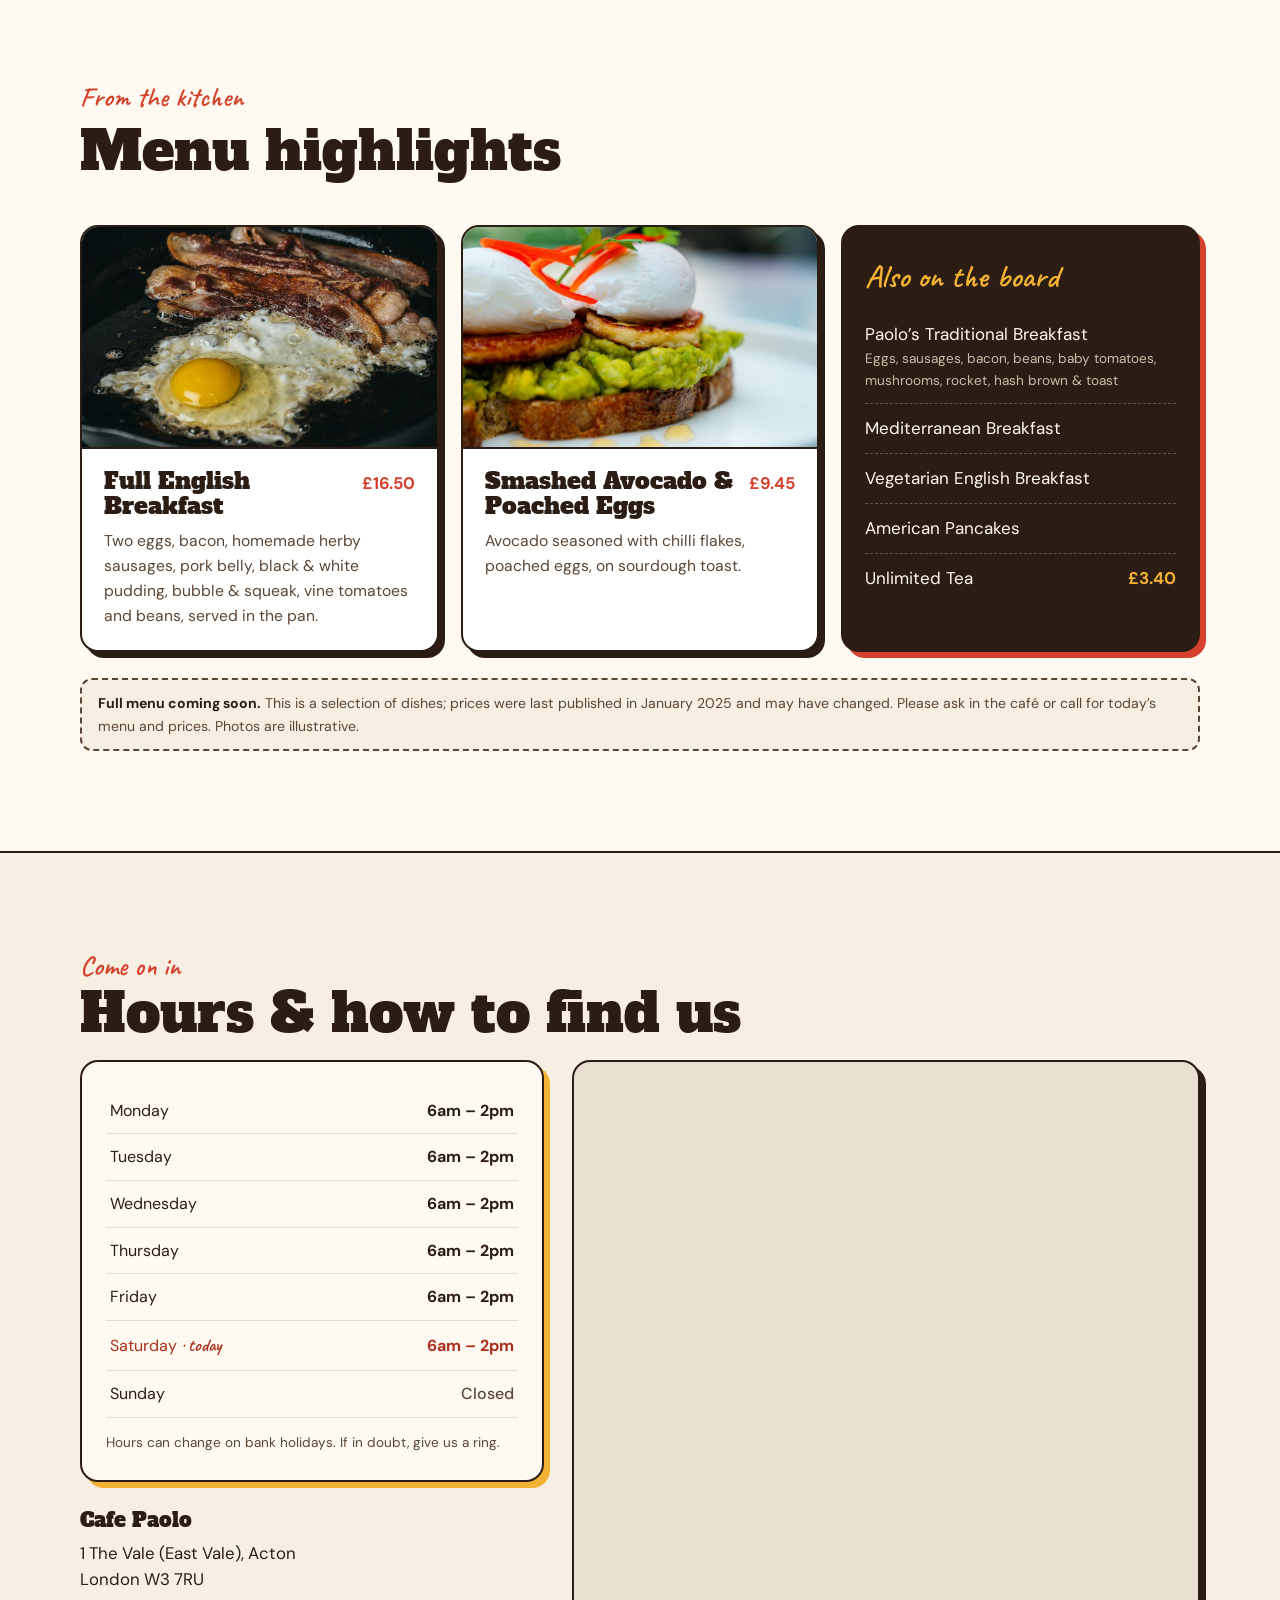
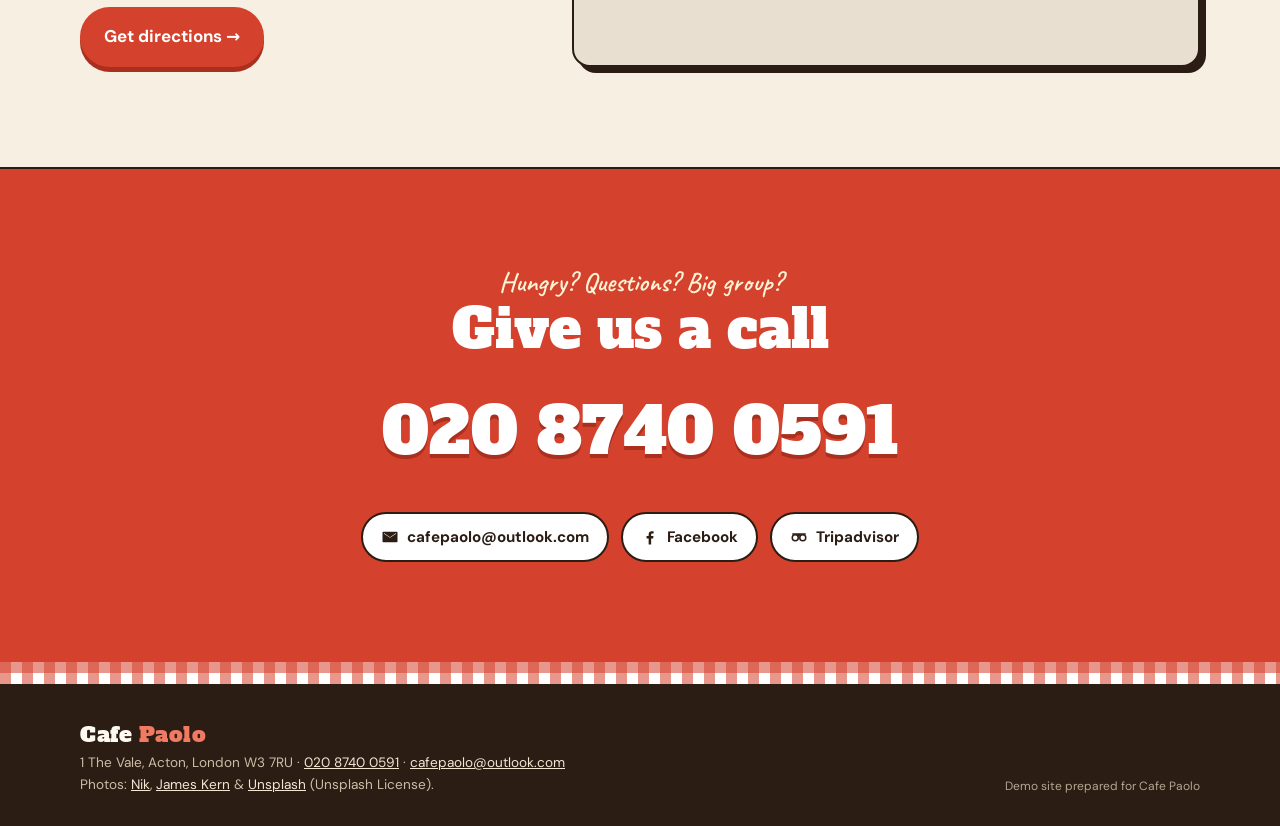
<file: cafe-paolo/index.html>
<!doctype html>
<html lang="en-GB">
<head>
<meta charset="utf-8">
<meta name="viewport" content="width=device-width,initial-scale=1,viewport-fit=cover">
<title>Cafe Paolo · Breakfast &amp; Brunch on The Vale, East Acton W3</title>
<meta name="description" content="Cafe Paolo, 1 The Vale, Acton, London W3 7RU. Hearty full English breakfasts served in the pan, brunch and lunch. Open Monday–Saturday from 6am. Call 020 8740 0591.">
<meta name="theme-color" content="#2b1d14">
<meta name="robots" content="noindex, nofollow">
<meta property="og:type" content="website">
<meta property="og:site_name" content="Cafe Paolo">
<meta property="og:title" content="Cafe Paolo · Breakfast &amp; Brunch on The Vale, East Acton W3">
<meta property="og:description" content="Cafe Paolo, 1 The Vale, Acton, London W3 7RU. Hearty full English breakfasts served in the pan, brunch and lunch. Open Monday–Saturday from 6am. Call 020 8740 0591.">
<meta property="og:url" content="https://liliputnikos-tech.github.io/restaurant-demos/cafe-paolo/">
<meta property="og:image" content="https://liliputnikos-tech.github.io/restaurant-demos/cafe-paolo/img/og.jpg">
<meta property="og:image:width" content="1200">
<meta property="og:image:height" content="630">
<meta property="og:image:alt" content="Eggs, mushrooms and tomatoes frying in a pan">
<meta property="og:locale" content="en_GB">
<meta name="twitter:card" content="summary_large_image">
<link rel="icon" href="favicon.svg" type="image/svg+xml">
<link rel="preload" href="fonts/AlfaSlabOne-400.woff2" as="font" type="font/woff2" crossorigin>
<link rel="preload" href="img/hero-fryup.jpg" as="image" fetchpriority="high">
<link rel="stylesheet" href="style.css">

<script type="application/ld+json">
{"@context":"https://schema.org","@type":"CafeOrCoffeeShop","name":"Cafe Paolo",
 "address":{"@type":"PostalAddress","streetAddress":"1 The Vale","addressLocality":"London","postalCode":"W3 7RU","addressCountry":"GB"},
 "geo":{"@type":"GeoCoordinates","latitude":51.506792,"longitude":-0.248915},
 "telephone":"+442087400591","email":"cafepaolo@outlook.com","servesCuisine":["British","Breakfast","Brunch"],
 "openingHoursSpecification":[{"@type":"OpeningHoursSpecification","dayOfWeek":["Monday","Tuesday","Wednesday","Thursday","Friday","Saturday"],"opens":"06:00","closes":"14:00"}],
 "sameAs":["https://facebook.com/246852552043747","https://www.tripadvisor.com/Restaurant_Review-g186338-d4838932-Reviews-Cafe_Paolo-London_England.html"]}
</script>
</head>
<body>
<a class="skip" href="#top">Skip to content</a>

<header class="nav">
  <div class="wrap">
    <a class="logo" href="#top">Cafe <span>Paolo</span></a>
    <ul>
      <li><a href="#about">About</a></li>
      <li><a href="#menu">Menu</a></li>
      <li><a href="#visit">Hours &amp; Map</a></li>
      <li><a href="#contact">Contact</a></li>
    </ul>
    <a class="call-sm" href="tel:+442087400591">Call</a>
  </div>
</header>

<main id="top">
  <section class="hero" style="padding:0">
    <img class="hero-img" src="img/hero-fryup.jpg" alt="Eggs, mushrooms and tomatoes frying in a pan" width="1600" height="1066" fetchpriority="high">
    <div class="wrap">
      <span class="badge">☕ The Vale · East Acton W3</span>
      <h1>Cafe<br>Paolo</h1>
      <p class="tag">Big breakfasts, served sizzling in the pan.</p>
      <p class="sub">A cosy neighbourhood café on The Vale, cooking breakfast, brunch and lunch from 6am, Monday to Saturday.</p>
      <div class="cta">
        <a class="btn btn-red" href="tel:+442087400591"><svg viewBox="0 0 24 24" fill="currentColor" aria-hidden="true"><path d="M6.6 10.8a15.1 15.1 0 0 0 6.6 6.6l2.2-2.2a1 1 0 0 1 1-.25 11.4 11.4 0 0 0 3.6.57 1 1 0 0 1 1 1V20a1 1 0 0 1-1 1A17 17 0 0 1 3 4a1 1 0 0 1 1-1h3.5a1 1 0 0 1 1 1c0 1.25.2 2.45.57 3.57a1 1 0 0 1-.25 1z"/></svg>020 8740 0591</a>
        <a class="btn btn-ghost" href="#menu">See the menu</a>
      </div>
    </div>
  </section>

  <div class="status" aria-live="polite">
    <div class="wrap"><span id="openNow"><span class="dot"></span>Mon–Sat 6am–2pm</span><span>Sunday closed</span><span>Breakfast · Brunch · Lunch</span></div>
  </div>

  <section id="about" class="about">
    <div class="wrap about-grid">
      <div>
        <p class="eyebrow">Hello, neighbour</p>
        <h2>Your local for a proper breakfast.</h2>
        <p>Cafe Paolo is a small, cosy café at 1 The Vale, W3, on the Uxbridge Road stretch through East Acton. It’s an early-morning spot: the kettle’s on from 6am, six days a week.</p>
        <p>The house speciality is the fry-up, brought to the table in its own frying pan so everything stays piping hot. There’s plenty more on the menu too, from Mediterranean and vegetarian breakfasts to smashed avocado and pancakes.</p>
        <ul class="chips" aria-label="Good to know">
          <li>🥚 Breakfast &amp; brunch</li>
          <li>🌱 Vegetarian friendly</li>
          <li>Vegan options</li>
          <li>Gluten-free options</li>
          <li>🐶 Dogs welcome</li>
          <li>Outdoor seating</li>
          <li>Highchairs</li>
          <li>💳 Cards accepted</li>
        </ul>
      </div>
      <figure class="polaroid">
        <img src="img/hero-fryup.jpg" alt="Eggs, mushrooms and tomatoes in a frying pan" width="1600" height="1066" loading="lazy">
        <figcaption>straight from the pan</figcaption>
      </figure>
    </div>
  </section>

  <section id="menu" class="menu">
    <div class="wrap">
      <div class="menu-head">
        <p class="eyebrow">From the kitchen</p>
        <h2>Menu highlights</h2>
      </div>
      <div class="menu-grid">
        <article class="card">
          <img src="img/skillet-eggs.jpg" alt="" width="1000" height="625" loading="lazy">
          <div class="body">
            <h3>Full English Breakfast <span class="price">£16.50</span></h3>
            <p>Two eggs, bacon, homemade herby sausages, pork belly, black &amp; white pudding, bubble &amp; squeak, vine tomatoes and beans, served in the pan.</p>
          </div>
        </article>
        <article class="card">
          <img src="img/avocado-toast.jpg" alt="" width="1000" height="625" loading="lazy">
          <div class="body">
            <h3>Smashed Avocado &amp; Poached Eggs <span class="price">£9.45</span></h3>
            <p>Avocado seasoned with chilli flakes, poached eggs, on sourdough toast.</p>
          </div>
        </article>
        <div class="board">
          <h3>Also on the board</h3>
          <ul>
            <li><span>Paolo’s Traditional Breakfast<small>Eggs, sausages, bacon, beans, baby tomatoes, mushrooms, rocket, hash brown &amp; toast</small></span></li>
            <li><span>Mediterranean Breakfast</span></li>
            <li><span>Vegetarian English Breakfast</span></li>
            <li><span>American Pancakes</span></li>
            <li><span>Unlimited Tea</span><span class="p">£3.40</span></li>
          </ul>
        </div>
      </div>
      <p class="note"><strong>Full menu coming soon.</strong> This is a selection of dishes; prices were last published in January 2025 and may have changed. Please ask in the café or call for today’s menu and prices. Photos are illustrative.</p>
    </div>
  </section>

  <section id="visit">
    <div class="wrap">
      <p class="eyebrow">Come on in</p>
      <h2>Hours &amp; how to find us</h2>
      <div class="visit-grid">
        <div>
          <div class="hours">
            <table id="hoursTable">
              <tbody>
                <tr data-d="1"><td>Monday</td><td>6am – 2pm</td></tr>
                <tr data-d="2"><td>Tuesday</td><td>6am – 2pm</td></tr>
                <tr data-d="3"><td>Wednesday</td><td>6am – 2pm</td></tr>
                <tr data-d="4"><td>Thursday</td><td>6am – 2pm</td></tr>
                <tr data-d="5"><td>Friday</td><td>6am – 2pm</td></tr>
                <tr data-d="6"><td>Saturday</td><td>6am – 2pm</td></tr>
                <tr data-d="0" class="muted"><td>Sunday</td><td>Closed</td></tr>
              </tbody>
            </table>
            <small>Hours can change on bank holidays. If in doubt, give us a ring.</small>
          </div>
          <p class="addr"><strong>Cafe Paolo</strong>1 The Vale (East Vale), Acton<br>London W3 7RU</p>
          <p style="margin-top:14px"><a class="btn btn-red" href="https://www.google.com/maps/dir/?api=1&amp;destination=Cafe+Paolo,+1+The+Vale,+London+W3+7RU" target="_blank" rel="noopener">Get directions →</a></p>
        </div>
        <div class="map">
          <iframe title="Map showing Cafe Paolo, 1 The Vale, London W3 7RU" src="https://maps.google.com/maps?q=Cafe%20Paolo%2C%201%20The%20Vale%2C%20London%20W3%207RU&amp;z=16&amp;output=embed" loading="lazy" referrerpolicy="no-referrer-when-downgrade" allowfullscreen></iframe>
        </div>
      </div>
    </div>
  </section>

  <section id="contact" class="contact">
    <div class="wrap">
      <p class="eyebrow">Hungry? Questions? Big group?</p>
      <h2>Give us a call</h2>
      <a class="big-phone" href="tel:+442087400591">020 8740 0591</a>
      <div class="socials">
        <a href="mailto:cafepaolo@outlook.com"><svg viewBox="0 0 24 24" fill="currentColor" aria-hidden="true"><path d="M3 5h18a1 1 0 0 1 1 1v12a1 1 0 0 1-1 1H3a1 1 0 0 1-1-1V6a1 1 0 0 1 1-1zm9 7.2L4.4 7H4v.6l8 5.4 8-5.4V7h-.4z"/></svg>cafepaolo@outlook.com</a>
        <a href="https://facebook.com/246852552043747" target="_blank" rel="noopener"><svg viewBox="0 0 24 24" fill="currentColor" aria-hidden="true"><path d="M13.5 22v-8h2.7l.4-3.2h-3.1V8.8c0-.9.3-1.5 1.6-1.5h1.7V4.4a22 22 0 0 0-2.5-.1c-2.5 0-4.1 1.5-4.1 4.2v2.3H7.4V14h2.8v8z"/></svg>Facebook</a>
        <a href="https://www.tripadvisor.com/Restaurant_Review-g186338-d4838932-Reviews-Cafe_Paolo-London_England.html" target="_blank" rel="noopener"><svg viewBox="0 0 24 24" fill="none" stroke="currentColor" stroke-width="2" aria-hidden="true"><circle cx="7" cy="13" r="4"/><circle cx="17" cy="13" r="4"/><path d="M3 8h18M12 8l-2 3M12 8l2 3"/></svg>Tripadvisor</a>
      </div>
    </div>
  </section>
</main>

<div class="gingham" aria-hidden="true"></div>
<footer>
  <div class="wrap">
    <div>
      <a class="logo" href="#top">Cafe <span>Paolo</span></a>
      <p>1 The Vale, Acton, London W3 7RU · <a href="tel:+442087400591">020 8740 0591</a> · <a href="mailto:cafepaolo@outlook.com">cafepaolo@outlook.com</a></p>
      <p>Photos: <a href="https://unsplash.com/photos/a-frying-pan-filled-with-mushrooms-and-eggs-9hOCXVlD0ds" target="_blank" rel="noopener">Nik</a>, <a href="https://unsplash.com/photos/fried-egg-on-black-pan-aLDW0oQ0NtU" target="_blank" rel="noopener">James Kern</a> &amp; <a href="https://unsplash.com/photos/avocado-toast-with-poached-eggs-and-chili-zB6hGZV0ZIk" target="_blank" rel="noopener">Unsplash</a> (Unsplash License).</p>
    </div>
    <p class="demo-note">Demo site prepared for Cafe Paolo</p>
  </div>
</footer>

<nav class="callbar" aria-label="Quick actions">
  <a class="c1" href="tel:+442087400591">📞 Call</a>
  <a class="c2" href="https://www.google.com/maps/dir/?api=1&amp;destination=Cafe+Paolo,+1+The+Vale,+London+W3+7RU" target="_blank" rel="noopener">📍 Directions</a>
</nav>

<script>
(function(){
  try{
    var p=new Intl.DateTimeFormat('en-GB',{timeZone:'Europe/London',weekday:'short',hour:'numeric',minute:'numeric',hourCycle:'h23'}).formatToParts(new Date());
    var g=function(t){return (p.find(function(x){return x.type===t})||{}).value};
    var d=['Sun','Mon','Tue','Wed','Thu','Fri','Sat'].indexOf(g('weekday'));
    var m=parseInt(g('hour'),10)*60+parseInt(g('minute'),10);
    var row=document.querySelector('#hoursTable tr[data-d="'+d+'"]'); if(row) row.classList.add('today');
    var open=d>=1&&d<=6&&m>=360&&m<840, el=document.getElementById('openNow');
    if(el) el.innerHTML=open?'<span class="dot"></span>Open now · until 2pm'
      :'<span class="dot closed"></span>Closed now · '+((d>=1&&d<=6&&m<360)?'opens 6am today':(d===6||d===0)?'opens Monday 6am':'opens tomorrow 6am');
  }catch(e){}
})();
</script>
</body>
</html>
</file>
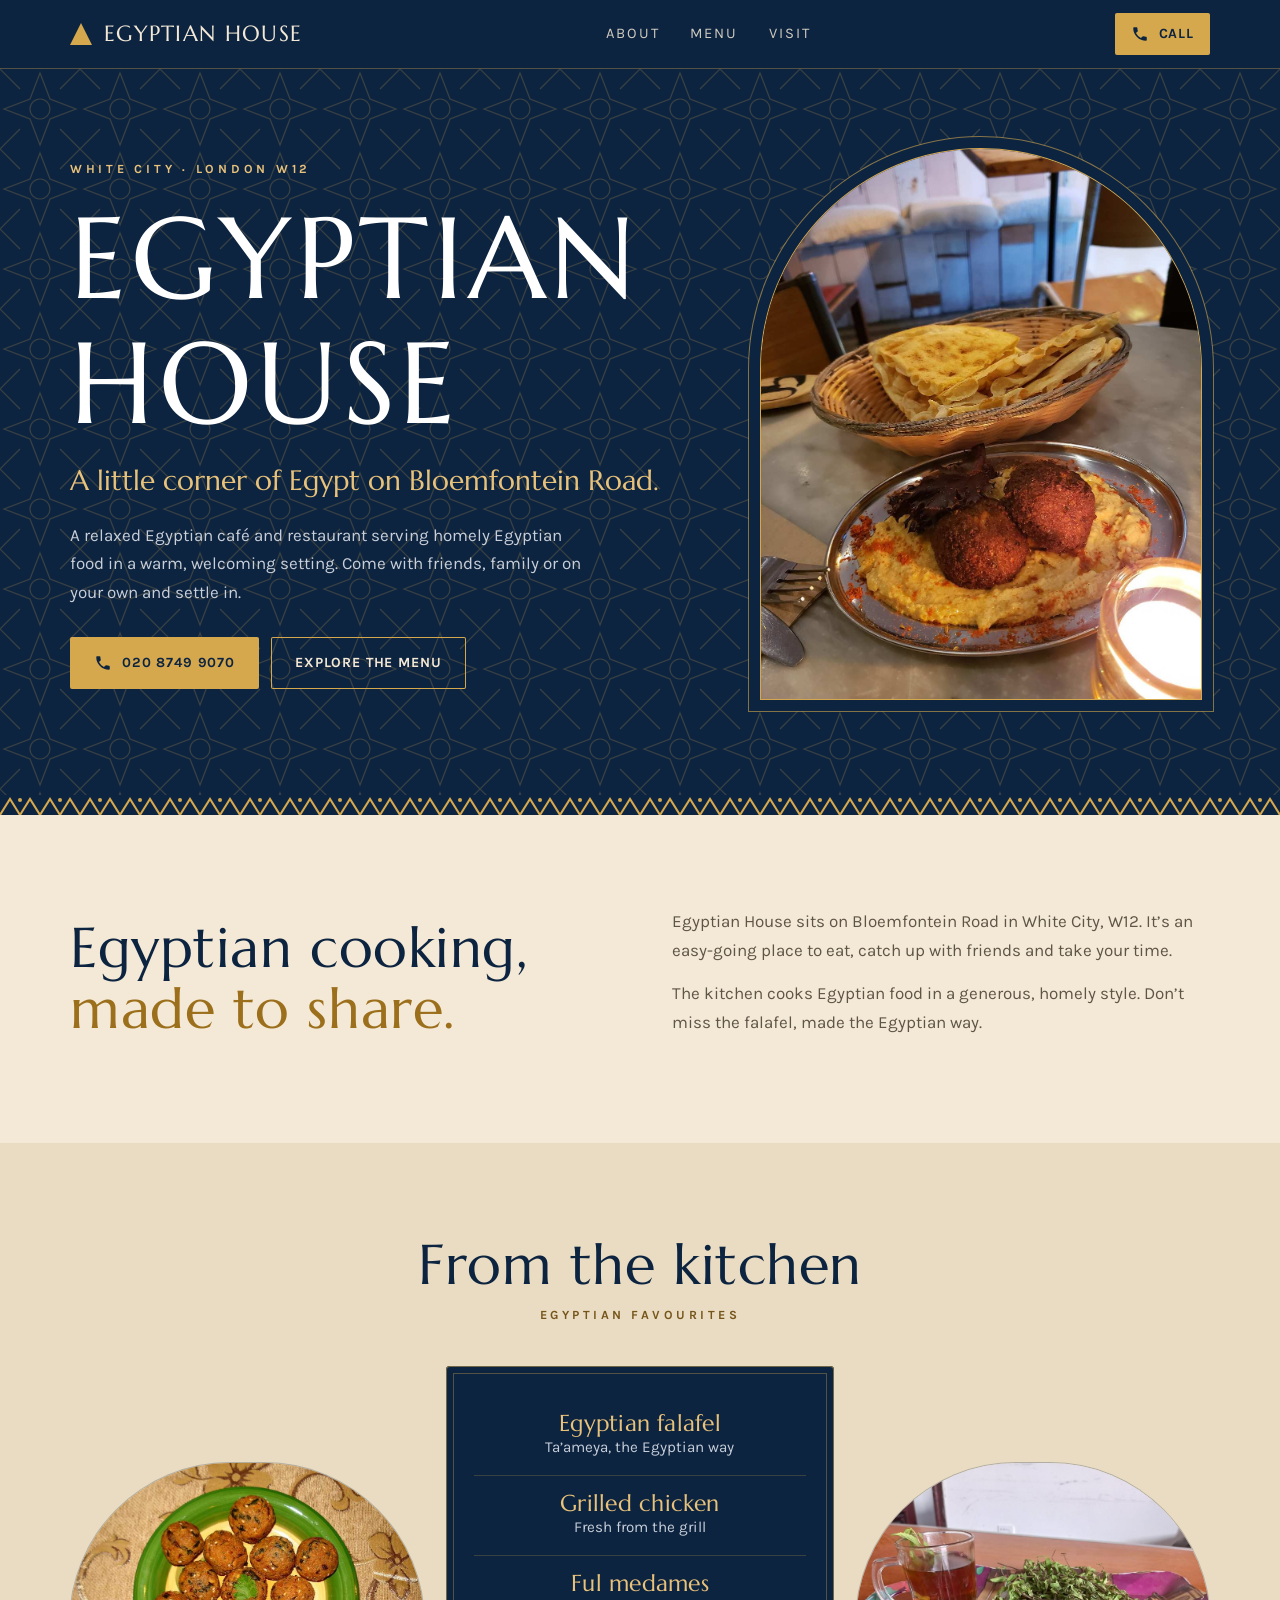
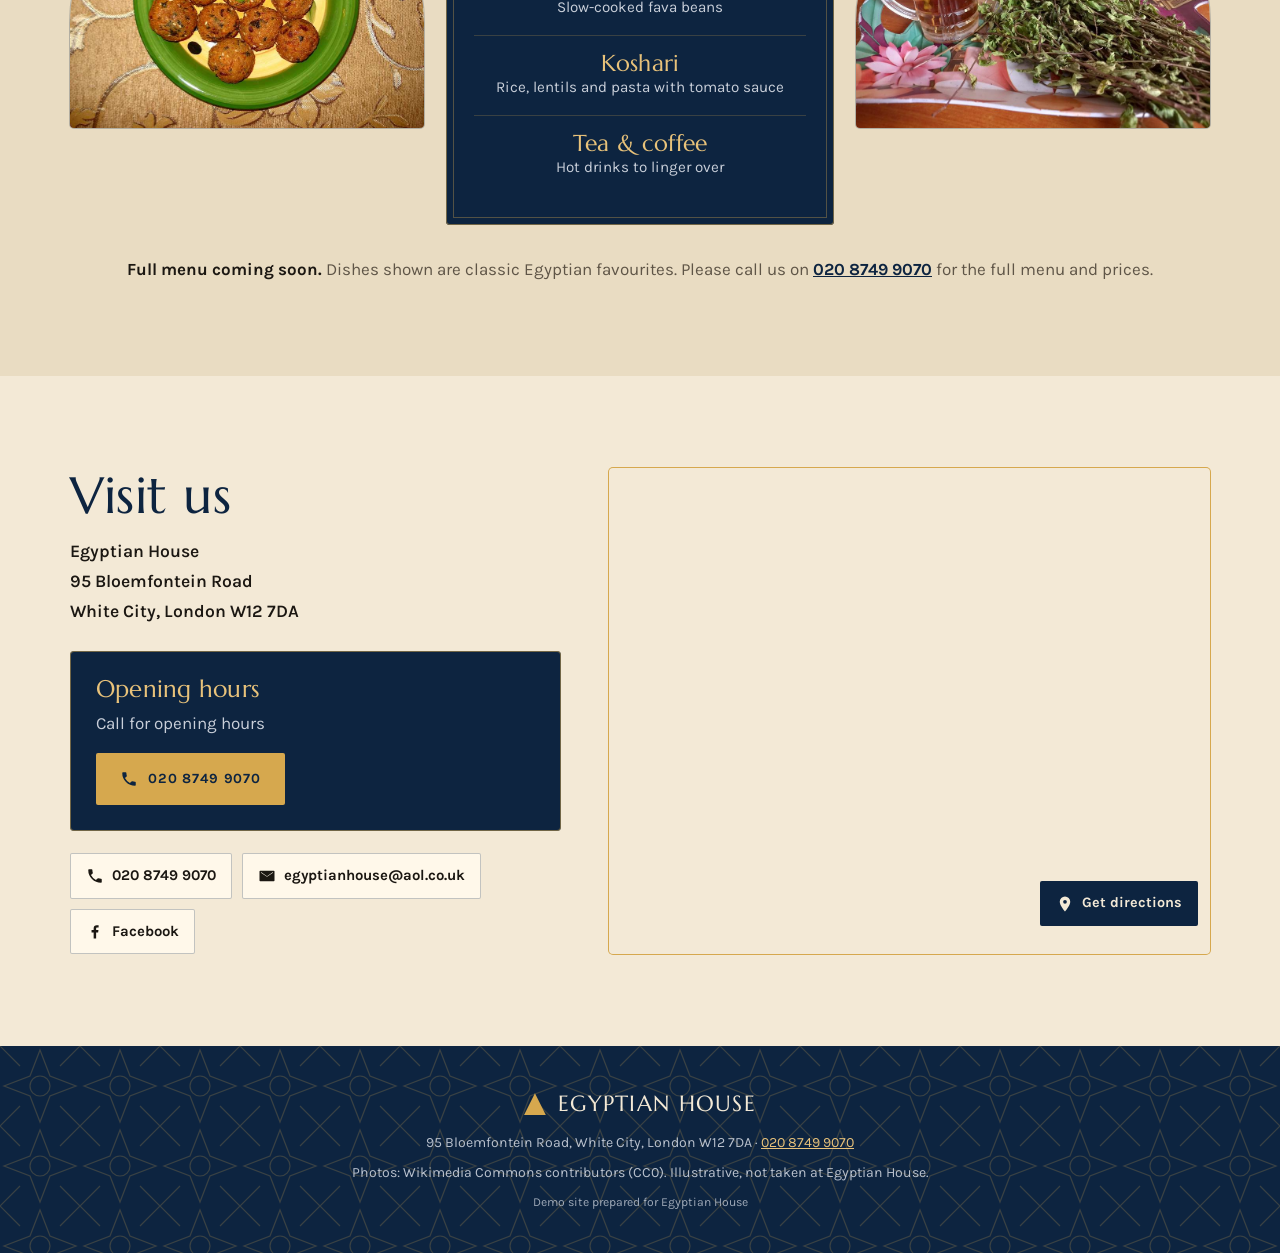
<file: egyptian-house/index.html>
<!doctype html>
<html lang="en-GB">
<head>
<meta charset="utf-8">
<meta name="viewport" content="width=device-width, initial-scale=1, viewport-fit=cover">
<title>Egyptian House · Egyptian food in White City, 95 Bloemfontein Road W12</title>
<meta name="description" content="Egyptian House, 95 Bloemfontein Road, White City, London W12 7DA. Relaxed Egyptian café and restaurant with homely Egyptian cooking. Call 020 8749 9070.">
<meta name="theme-color" content="#0d2440">
<meta name="robots" content="noindex, nofollow">
<meta property="og:type" content="website">
<meta property="og:site_name" content="Egyptian House">
<meta property="og:title" content="Egyptian House · Egyptian food in White City, 95 Bloemfontein Road W12">
<meta property="og:description" content="Egyptian House, 95 Bloemfontein Road, White City, London W12 7DA. Relaxed Egyptian café and restaurant with homely Egyptian cooking. Call 020 8749 9070.">
<meta property="og:url" content="https://liliputnikos-tech.github.io/restaurant-demos/egyptian-house/">
<meta property="og:image" content="https://liliputnikos-tech.github.io/restaurant-demos/egyptian-house/img/og.jpg">
<meta property="og:image:width" content="1200">
<meta property="og:image:height" content="630">
<meta property="og:image:alt" content="A plate of falafel">
<meta property="og:locale" content="en_GB">
<meta name="twitter:card" content="summary_large_image">
<link rel="icon" href="favicon.svg" type="image/svg+xml">

<link rel="preload" href="img/hero.jpg" as="image" fetchpriority="high">
<link rel="stylesheet" href="style.css">
<script type="application/ld+json">{"@context": "https://schema.org", "@type": "Restaurant", "name": "Egyptian House", "address": {"@type": "PostalAddress", "streetAddress": "95 Bloemfontein Road", "addressLocality": "London", "postalCode": "W12 7DA", "addressCountry": "GB"}, "telephone": "+442087499070", "geo": {"@type": "GeoCoordinates", "latitude": 51.512126, "longitude": -0.234754}, "email": "egyptianhouse@aol.co.uk", "servesCuisine": ["Egyptian"], "openingHoursSpecification": [], "sameAs": ["https://facebook.com/121619664585400"]}</script>
</head>
<body>
<a class="skip" href="#main">Skip to content</a>

<header class="top">
  <div class="wrap bar">
    <a class="brand" href="#main"><span class="mark" aria-hidden="true"></span>Egyptian House</a>
    <nav aria-label="Main"><a href="#about">About</a><a href="#menu">Menu</a><a href="#visit">Visit</a></nav>
    <a class="btn btn-gold btn-sm" href="tel:+442087499070"><svg viewBox="0 0 24 24" aria-hidden="true" fill="currentColor"><path d="M6.6 10.8a15.1 15.1 0 0 0 6.6 6.6l2.2-2.2a1 1 0 0 1 1-.25 11.4 11.4 0 0 0 3.6.57 1 1 0 0 1 1 1V20a1 1 0 0 1-1 1A17 17 0 0 1 3 4a1 1 0 0 1 1-1h3.5a1 1 0 0 1 1 1c0 1.25.2 2.45.57 3.57a1 1 0 0 1-.25 1z"/></svg><span>Call</span></a>
  </div>
</header>
<main id="main">
<section class="hero">
  <div class="wrap hero-grid">
    <div class="hero-copy">
      <p class="over">White City · London W12</p>
      <h1>Egyptian<br>House</h1>
      <p class="tag">A little corner of Egypt on Bloemfontein Road.</p>
      <p class="lede">A relaxed Egyptian café and restaurant serving homely Egyptian food in a warm, welcoming setting. Come with friends, family or on your own and settle in.</p>
      <div class="ctas"><a class="btn btn-gold" href="tel:+442087499070"><svg viewBox="0 0 24 24" aria-hidden="true" fill="currentColor"><path d="M6.6 10.8a15.1 15.1 0 0 0 6.6 6.6l2.2-2.2a1 1 0 0 1 1-.25 11.4 11.4 0 0 0 3.6.57 1 1 0 0 1 1 1V20a1 1 0 0 1-1 1A17 17 0 0 1 3 4a1 1 0 0 1 1-1h3.5a1 1 0 0 1 1 1c0 1.25.2 2.45.57 3.57a1 1 0 0 1-.25 1z"/></svg><span>020 8749 9070</span></a><a class="btn btn-line" href="#menu">Explore the menu</a></div>
    </div>
    <div class="window"><img src="img/hero.jpg" alt="Falafel served on hummus with flatbread" width="1100" height="1375" fetchpriority="high"></div>
  </div>
</section>

<div class="frieze" aria-hidden="true"></div>

<section id="about" class="about" aria-labelledby="about-h">
  <div class="wrap about-grid">
    <h2 id="about-h">Egyptian cooking,<br><em>made to share.</em></h2>
    <div>
      <p>Egyptian House sits on Bloemfontein Road in White City, W12. It’s an easy-going place to eat, catch up with friends and take your time.</p>
      <p>The kitchen cooks Egyptian food in a generous, homely style. Don’t miss the falafel, made the Egyptian way.</p>
    </div>
  </div>
</section>

<section id="menu" class="menu" aria-labelledby="menu-h">
  <div class="wrap">
    <h2 id="menu-h" class="center">From the kitchen</h2>
    <p class="center sub">Egyptian favourites</p>
    <div class="menu-grid">
      <figure class="pic"><img src="img/falafel.jpg" alt="A plate of falafel" width="900" height="675" loading="lazy"></figure>
      <ul class="dishes">
        <li><h3>Egyptian falafel</h3><p>Ta’ameya, the Egyptian way</p></li>
        <li><h3>Grilled chicken</h3><p>Fresh from the grill</p></li>
        <li><h3>Ful medames</h3><p>Slow-cooked fava beans</p></li>
        <li><h3>Koshari</h3><p>Rice, lentils and pasta with tomato sauce</p></li>
        <li><h3>Tea &amp; coffee</h3><p>Hot drinks to linger over</p></li>
      </ul>
      <figure class="pic"><img src="img/tea.jpg" alt="A glass of mint tea" width="900" height="675" loading="lazy"></figure>
    </div>
    <p class="soon"><strong>Full menu coming soon.</strong> Dishes shown are classic Egyptian favourites. Please call us on <a href="tel:+442087499070">020 8749 9070</a> for the full menu and prices.</p>
  </div>
</section>

<section id="visit" class="visit" aria-labelledby="visit-h">
  <div class="wrap visit-grid">
    <div class="panel">
      <h2 id="visit-h">Visit us</h2>
      <address>Egyptian House<br>95 Bloemfontein Road<br>White City, London W12 7DA</address>
      <div class="hours-box"><h3>Opening hours</h3><p>Call for opening hours</p><a class="btn btn-gold" href="tel:+442087499070"><svg viewBox="0 0 24 24" aria-hidden="true" fill="currentColor"><path d="M6.6 10.8a15.1 15.1 0 0 0 6.6 6.6l2.2-2.2a1 1 0 0 1 1-.25 11.4 11.4 0 0 0 3.6.57 1 1 0 0 1 1 1V20a1 1 0 0 1-1 1A17 17 0 0 1 3 4a1 1 0 0 1 1-1h3.5a1 1 0 0 1 1 1c0 1.25.2 2.45.57 3.57a1 1 0 0 1-.25 1z"/></svg><span>020 8749 9070</span></a></div>
      <div class="links"><a class="lnk" href="tel:+442087499070"><svg viewBox="0 0 24 24" aria-hidden="true" fill="currentColor"><path d="M6.6 10.8a15.1 15.1 0 0 0 6.6 6.6l2.2-2.2a1 1 0 0 1 1-.25 11.4 11.4 0 0 0 3.6.57 1 1 0 0 1 1 1V20a1 1 0 0 1-1 1A17 17 0 0 1 3 4a1 1 0 0 1 1-1h3.5a1 1 0 0 1 1 1c0 1.25.2 2.45.57 3.57a1 1 0 0 1-.25 1z"/></svg><span>020 8749 9070</span></a><a class="lnk" href="mailto:egyptianhouse@aol.co.uk"><svg viewBox="0 0 24 24" aria-hidden="true" fill="currentColor"><path d="M3 5h18a1 1 0 0 1 1 1v12a1 1 0 0 1-1 1H3a1 1 0 0 1-1-1V6a1 1 0 0 1 1-1zm9 7.2L4.4 7H4v.6l8 5.4 8-5.4V7h-.4z"/></svg><span>egyptianhouse@aol.co.uk</span></a><a class="lnk" href="https://facebook.com/121619664585400" target="_blank" rel="noopener"><svg viewBox="0 0 24 24" aria-hidden="true" fill="currentColor"><path d="M13.5 22v-8h2.7l.4-3.2h-3.1V8.8c0-.9.3-1.5 1.6-1.5h1.7V4.4a22 22 0 0 0-2.5-.1c-2.5 0-4.1 1.5-4.1 4.2v2.3H7.4V14h2.8v8z"/></svg><span>Facebook</span></a></div>
    </div>
    <div class="map"><iframe class="map-frame" title="Map showing Egyptian House, 95 Bloemfontein Road, London W12 7DA" src="https://maps.google.com/maps?q=Egyptian+House%2C+95+Bloemfontein+Road%2C+London+W12+7DA&amp;z=16&amp;output=embed" loading="lazy" referrerpolicy="no-referrer-when-downgrade" allowfullscreen></iframe><a class="dir" href="https://www.google.com/maps/dir/?api=1&destination=Egyptian+House%2C+95+Bloemfontein+Road%2C+London+W12+7DA" target="_blank" rel="noopener"><svg viewBox="0 0 24 24" aria-hidden="true" fill="currentColor"><path d="M12 2a7 7 0 0 0-7 7c0 5.2 7 13 7 13s7-7.8 7-13a7 7 0 0 0-7-7zm0 9.5A2.5 2.5 0 1 1 12 6.5a2.5 2.5 0 0 1 0 5z"/></svg><span>Get directions</span></a></div>
  </div>
</section>
</main>
<footer class="foot">
  <div class="wrap">
    <p class="brand brand-foot"><span class="mark" aria-hidden="true"></span>Egyptian House</p>
    <p>95 Bloemfontein Road, White City, London W12 7DA · <a href="tel:+442087499070">020 8749 9070</a></p>
    <p class="credits">Photos: Wikimedia Commons contributors (CC0). Illustrative, not taken at Egyptian House.</p>
    <p class="demo-note">Demo site prepared for Egyptian House</p>
  </div>
</footer>
<nav class="dock" aria-label="Quick actions"><a class="d1" href="tel:+442087499070"><svg viewBox="0 0 24 24" aria-hidden="true" fill="currentColor"><path d="M6.6 10.8a15.1 15.1 0 0 0 6.6 6.6l2.2-2.2a1 1 0 0 1 1-.25 11.4 11.4 0 0 0 3.6.57 1 1 0 0 1 1 1V20a1 1 0 0 1-1 1A17 17 0 0 1 3 4a1 1 0 0 1 1-1h3.5a1 1 0 0 1 1 1c0 1.25.2 2.45.57 3.57a1 1 0 0 1-.25 1z"/></svg><span>Call</span></a><a href="https://www.google.com/maps/dir/?api=1&destination=Egyptian+House%2C+95+Bloemfontein+Road%2C+London+W12+7DA" target="_blank" rel="noopener"><svg viewBox="0 0 24 24" aria-hidden="true" fill="currentColor"><path d="M12 2a7 7 0 0 0-7 7c0 5.2 7 13 7 13s7-7.8 7-13a7 7 0 0 0-7-7zm0 9.5A2.5 2.5 0 1 1 12 6.5a2.5 2.5 0 0 1 0 5z"/></svg><span>Directions</span></a></nav>

<script>
(function(){try{
var H={"1": null, "2": null, "3": null, "4": null, "5": null, "6": null, "0": null},L={"1": "Monday", "2": "Tuesday", "3": "Wednesday", "4": "Thursday", "5": "Friday", "6": "Saturday", "0": "Sunday"};
var p=new Intl.DateTimeFormat('en-GB',{timeZone:'Europe/London',weekday:'short',hour:'numeric',minute:'numeric',hourCycle:'h23'}).formatToParts(new Date());
var g=function(t){for(var i=0;i<p.length;i++)if(p[i].type===t)return p[i].value};
var d=['Sun','Mon','Tue','Wed','Thu','Fri','Sat'].indexOf(g('weekday')),m=parseInt(g('hour'),10)*60+parseInt(g('minute'),10);
var row=document.querySelector('#hoursTable tr[data-d="'+d+'"]');if(row)row.classList.add('today');
var el=document.getElementById('openNow');if(!el)return;
var t=H[d],open=t&&m>=t[0]&&m<t[1],txt;
if(open)txt='Open now · until {close}'.replace('{close}',t[3]);
else{var when;if(t&&m<t[0])when=t[2]+' today';else{for(var k=1;k<=7;k++){var n=(d+k)%7;if(H[n]){when=(k===1?'tomorrow':L[n])+' at '+H[n][2];break}}}txt='Closed now · opens {when}'.replace('{when}',when)}
el.textContent=txt;el.setAttribute('data-open',open?'1':'0');
}catch(e){}})();
</script>
</body>
</html>
</file>
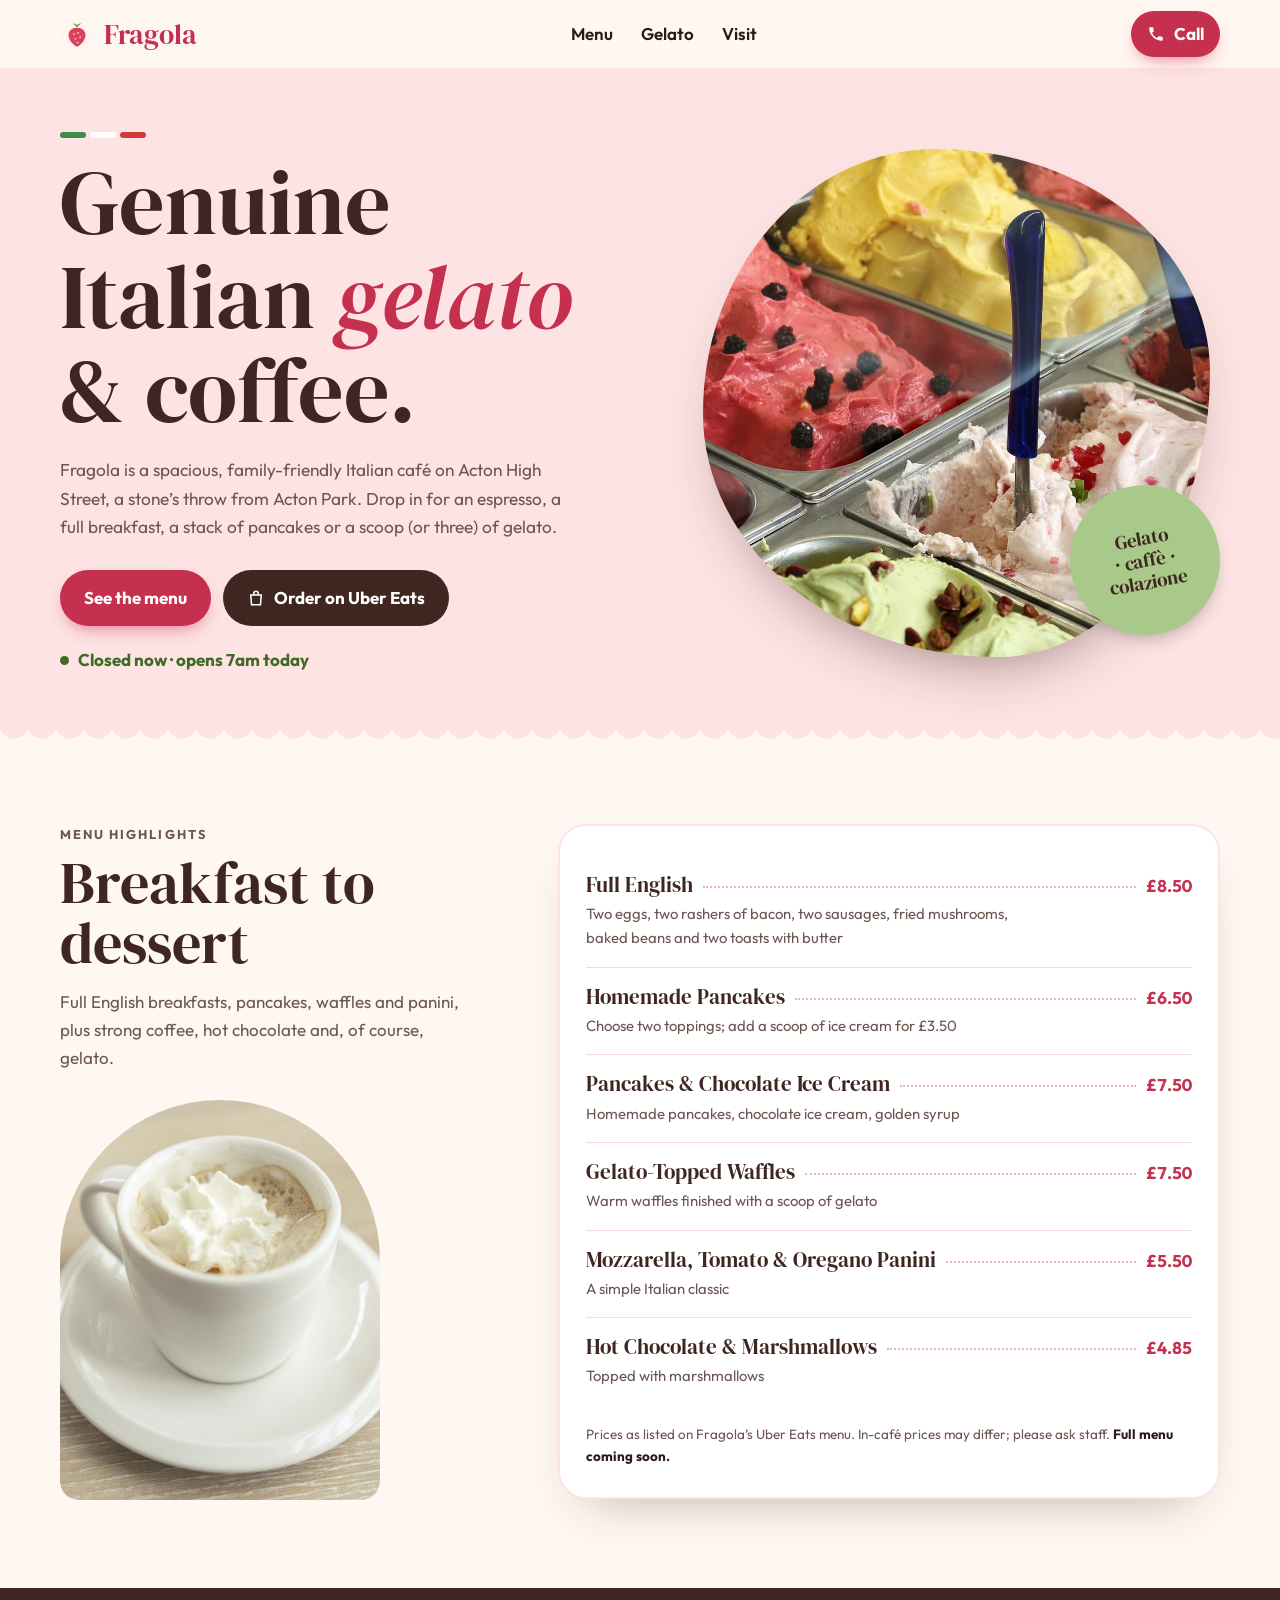
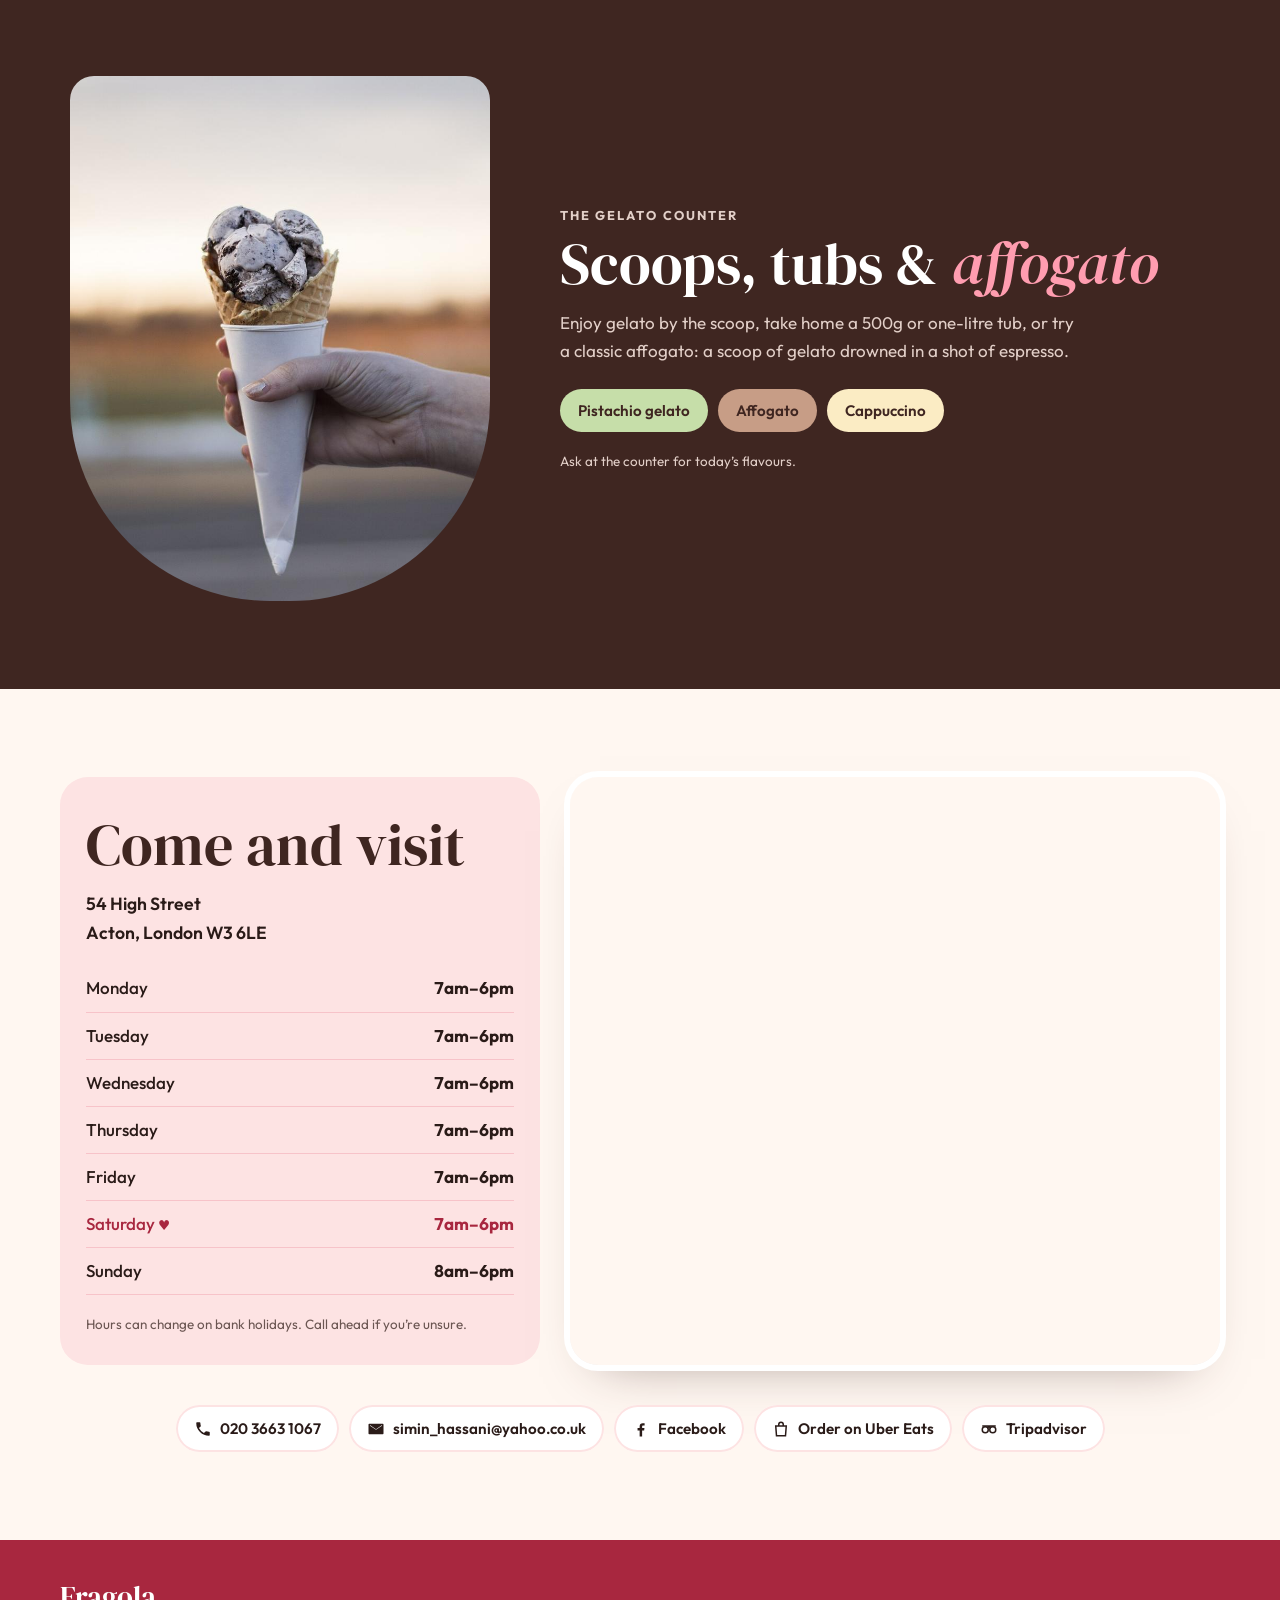
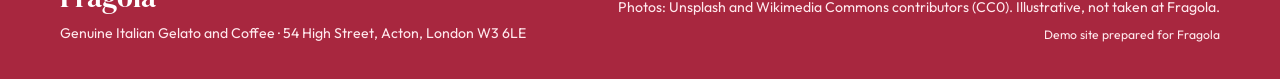
<file: fragola/index.html>
<!doctype html>
<html lang="en-GB">
<head>
<meta charset="utf-8">
<meta name="viewport" content="width=device-width, initial-scale=1, viewport-fit=cover">
<title>Fragola · Italian gelato, coffee &amp; breakfast on Acton High Street W3</title>
<meta name="description" content="Fragola Genuine Italian Gelato and Coffee, 54 High Street, Acton W3 6LE. Italian gelato, coffee, breakfasts, pancakes and waffles, a stone’s throw from Acton Park. Open daily.">
<meta name="theme-color" content="#d9415f">
<meta name="robots" content="noindex, nofollow">
<meta property="og:type" content="website">
<meta property="og:site_name" content="Fragola Genuine Italian Gelato and Coffee">
<meta property="og:title" content="Fragola · Italian gelato, coffee &amp; breakfast on Acton High Street W3">
<meta property="og:description" content="Fragola Genuine Italian Gelato and Coffee, 54 High Street, Acton W3 6LE. Italian gelato, coffee, breakfasts, pancakes and waffles, a stone’s throw from Acton Park. Open daily.">
<meta property="og:url" content="https://liliputnikos-tech.github.io/restaurant-demos/fragola/">
<meta property="og:image" content="https://liliputnikos-tech.github.io/restaurant-demos/fragola/img/og.jpg">
<meta property="og:image:width" content="1200">
<meta property="og:image:height" content="630">
<meta property="og:image:alt" content="Trays of colourful gelato in a display counter">
<meta property="og:locale" content="en_GB">
<meta name="twitter:card" content="summary_large_image">
<link rel="icon" href="favicon.svg" type="image/svg+xml">

<link rel="preload" href="img/hero.jpg" as="image" fetchpriority="high">
<link rel="stylesheet" href="style.css">
<script type="application/ld+json">{"@context": "https://schema.org", "@type": "IceCreamShop", "name": "Fragola Genuine Italian Gelato and Coffee", "address": {"@type": "PostalAddress", "streetAddress": "54 High Street", "addressLocality": "London", "postalCode": "W3 6LE", "addressCountry": "GB"}, "telephone": "+442036631067", "geo": {"@type": "GeoCoordinates", "latitude": 51.506748, "longitude": -0.266771}, "email": "simin_hassani@yahoo.co.uk", "servesCuisine": ["Italian", "Gelato", "Coffee", "Breakfast"], "openingHoursSpecification": [{"@type": "OpeningHoursSpecification", "dayOfWeek": "Monday", "opens": "07:00", "closes": "18:00"}, {"@type": "OpeningHoursSpecification", "dayOfWeek": "Tuesday", "opens": "07:00", "closes": "18:00"}, {"@type": "OpeningHoursSpecification", "dayOfWeek": "Wednesday", "opens": "07:00", "closes": "18:00"}, {"@type": "OpeningHoursSpecification", "dayOfWeek": "Thursday", "opens": "07:00", "closes": "18:00"}, {"@type": "OpeningHoursSpecification", "dayOfWeek": "Friday", "opens": "07:00", "closes": "18:00"}, {"@type": "OpeningHoursSpecification", "dayOfWeek": "Saturday", "opens": "07:00", "closes": "18:00"}, {"@type": "OpeningHoursSpecification", "dayOfWeek": "Sunday", "opens": "08:00", "closes": "18:00"}], "sameAs": ["https://facebook.com/179336569094200", "https://www.ubereats.com/gb/store/fragola-italian-coffee-and-gelato/mPN52AGERJ-HCjW6hPjjng", "https://www.tripadvisor.co.uk/Restaurant_Review-g186338-d10428028-Reviews-Fragola_Genuine_Italian_Gelato_and_Coffee-London_England.html"]}</script>
</head>
<body>
<a class="skip" href="#main">Skip to content</a>

<header class="top">
  <div class="wrap bar">
    <a class="brand" href="#main"><img src="favicon.svg" alt="" width="34" height="34">Fragola</a>
    <nav aria-label="Main"><a href="#menu">Menu</a><a href="#gelato">Gelato</a><a href="#visit">Visit</a></nav>
    <a class="btn btn-pink btn-sm" href="tel:+442036631067"><svg viewBox="0 0 24 24" aria-hidden="true" fill="currentColor"><path d="M6.6 10.8a15.1 15.1 0 0 0 6.6 6.6l2.2-2.2a1 1 0 0 1 1-.25 11.4 11.4 0 0 0 3.6.57 1 1 0 0 1 1 1V20a1 1 0 0 1-1 1A17 17 0 0 1 3 4a1 1 0 0 1 1-1h3.5a1 1 0 0 1 1 1c0 1.25.2 2.45.57 3.57a1 1 0 0 1-.25 1z"/></svg><span>Call</span></a>
  </div>
</header>
<main id="main">
<section class="hero">
  <div class="wrap hero-grid">
    <div class="hero-copy">
      <p class="it" aria-hidden="true"><span></span><span></span><span></span></p>
      <h1>Genuine Italian <em>gelato</em> &amp; coffee.</h1>
      <p class="lede">Fragola is a spacious, family-friendly Italian café on Acton High Street, a stone’s throw from Acton Park. Drop in for an espresso, a full breakfast, a stack of pancakes or a scoop (or three) of gelato.</p>
      <div class="ctas"><a class="btn btn-pink" href="#menu">See the menu</a><a class="btn btn-choc" href="https://www.ubereats.com/gb/store/fragola-italian-coffee-and-gelato/mPN52AGERJ-HCjW6hPjjng" target="_blank" rel="noopener"><svg viewBox="0 0 24 24" aria-hidden="true" fill="none" stroke="currentColor" stroke-width="2"><path d="M5 8h14l-1 13H6z"/><path d="M9 8V6a3 3 0 0 1 6 0v2"/></svg><span>Order on Uber Eats</span></a></div>
      <p class="open"><span id="openNow">Open seven days a week</span></p>
    </div>
    <div class="hero-art">
      <div class="blob"><img src="img/hero.jpg" alt="Trays of colourful gelato in a display counter" width="1400" height="933" fetchpriority="high"></div>
      <div class="sticker" aria-hidden="true"><span>Gelato<br>· caffè ·<br>colazione</span></div>
    </div>
  </div>
</section>
<div class="scallop" aria-hidden="true"></div>

<section id="menu" class="menu" aria-labelledby="menu-h">
  <div class="wrap menu-grid">
    <div class="menu-intro">
      <p class="kick">Menu highlights</p>
      <h2 id="menu-h">Breakfast to dessert</h2>
      <p>Full English breakfasts, pancakes, waffles and panini, plus strong coffee, hot chocolate and, of course, gelato.</p>
      <img src="img/coffee.jpg" alt="A cup of coffee topped with cream" width="800" height="1000" loading="lazy">
    </div>
    <div class="menu-card">
      <ul class="mlist"><li><div class="mi-top"><h3>Full English</h3><span class="dots" aria-hidden="true"></span><span class="price">£8.50</span></div><p>Two eggs, two rashers of bacon, two sausages, fried mushrooms, baked beans and two toasts with butter</p></li><li><div class="mi-top"><h3>Homemade Pancakes</h3><span class="dots" aria-hidden="true"></span><span class="price">£6.50</span></div><p>Choose two toppings; add a scoop of ice cream for £3.50</p></li><li><div class="mi-top"><h3>Pancakes &amp; Chocolate Ice Cream</h3><span class="dots" aria-hidden="true"></span><span class="price">£7.50</span></div><p>Homemade pancakes, chocolate ice cream, golden syrup</p></li><li><div class="mi-top"><h3>Gelato-Topped Waffles</h3><span class="dots" aria-hidden="true"></span><span class="price">£7.50</span></div><p>Warm waffles finished with a scoop of gelato</p></li><li><div class="mi-top"><h3>Mozzarella, Tomato &amp; Oregano Panini</h3><span class="dots" aria-hidden="true"></span><span class="price">£5.50</span></div><p>A simple Italian classic</p></li><li><div class="mi-top"><h3>Hot Chocolate &amp; Marshmallows</h3><span class="dots" aria-hidden="true"></span><span class="price">£4.85</span></div><p>Topped with marshmallows</p></li></ul>
      <p class="fine">Prices as listed on Fragola’s Uber Eats menu. In-café prices may differ; please ask staff. <strong>Full menu coming soon.</strong></p>
    </div>
  </div>
</section>

<section id="gelato" class="gelato" aria-labelledby="gelato-h">
  <div class="wrap gel-grid">
    <img class="gel-img" src="img/cone.jpg" alt="A hand holding a gelato cone" width="800" height="1000" loading="lazy">
    <div>
      <p class="kick kick-light">The gelato counter</p>
      <h2 id="gelato-h">Scoops, tubs &amp; <em>affogato</em></h2>
      <p>Enjoy gelato by the scoop, take home a 500g or one-litre tub, or try a classic affogato: a scoop of gelato drowned in a shot of espresso.</p>
      <ul class="flav"><li>Pistachio gelato</li><li>Affogato</li><li>Cappuccino</li></ul>
      <p class="fine fine-light">Ask at the counter for today’s flavours.</p>
    </div>
  </div>
</section>

<section id="visit" class="visit" aria-labelledby="visit-h">
  <div class="wrap visit-grid">
    <div class="vcard">
      <h2 id="visit-h">Come and visit</h2>
      <address>54 High Street<br>Acton, London W3 6LE</address>
      <table class="hours" id="hoursTable"><caption class="sr-only">Opening hours</caption><tbody><tr data-d="1"><th scope="row">Monday</th><td>7am–6pm</td></tr><tr data-d="2"><th scope="row">Tuesday</th><td>7am–6pm</td></tr><tr data-d="3"><th scope="row">Wednesday</th><td>7am–6pm</td></tr><tr data-d="4"><th scope="row">Thursday</th><td>7am–6pm</td></tr><tr data-d="5"><th scope="row">Friday</th><td>7am–6pm</td></tr><tr data-d="6"><th scope="row">Saturday</th><td>7am–6pm</td></tr><tr data-d="0"><th scope="row">Sunday</th><td>8am–6pm</td></tr></tbody></table>
      <p class="fine">Hours can change on bank holidays. Call ahead if you’re unsure.</p>
    </div>
    <div class="map"><iframe class="map-frame" title="Map showing Fragola, 54 High Street, London W3 6LE" src="https://maps.google.com/maps?q=Fragola%2C+54+High+Street%2C+Acton%2C+London+W3+6LE&amp;z=16&amp;output=embed" loading="lazy" referrerpolicy="no-referrer-when-downgrade" allowfullscreen></iframe></div>
  </div>
  <div class="wrap links"><a class="lnk" href="tel:+442036631067"><svg viewBox="0 0 24 24" aria-hidden="true" fill="currentColor"><path d="M6.6 10.8a15.1 15.1 0 0 0 6.6 6.6l2.2-2.2a1 1 0 0 1 1-.25 11.4 11.4 0 0 0 3.6.57 1 1 0 0 1 1 1V20a1 1 0 0 1-1 1A17 17 0 0 1 3 4a1 1 0 0 1 1-1h3.5a1 1 0 0 1 1 1c0 1.25.2 2.45.57 3.57a1 1 0 0 1-.25 1z"/></svg><span>020 3663 1067</span></a><a class="lnk" href="mailto:simin_hassani@yahoo.co.uk"><svg viewBox="0 0 24 24" aria-hidden="true" fill="currentColor"><path d="M3 5h18a1 1 0 0 1 1 1v12a1 1 0 0 1-1 1H3a1 1 0 0 1-1-1V6a1 1 0 0 1 1-1zm9 7.2L4.4 7H4v.6l8 5.4 8-5.4V7h-.4z"/></svg><span>simin_hassani@yahoo.co.uk</span></a><a class="lnk" href="https://facebook.com/179336569094200" target="_blank" rel="noopener"><svg viewBox="0 0 24 24" aria-hidden="true" fill="currentColor"><path d="M13.5 22v-8h2.7l.4-3.2h-3.1V8.8c0-.9.3-1.5 1.6-1.5h1.7V4.4a22 22 0 0 0-2.5-.1c-2.5 0-4.1 1.5-4.1 4.2v2.3H7.4V14h2.8v8z"/></svg><span>Facebook</span></a><a class="lnk" href="https://www.ubereats.com/gb/store/fragola-italian-coffee-and-gelato/mPN52AGERJ-HCjW6hPjjng" target="_blank" rel="noopener"><svg viewBox="0 0 24 24" aria-hidden="true" fill="none" stroke="currentColor" stroke-width="2"><path d="M5 8h14l-1 13H6z"/><path d="M9 8V6a3 3 0 0 1 6 0v2"/></svg><span>Order on Uber Eats</span></a><a class="lnk" href="https://www.tripadvisor.co.uk/Restaurant_Review-g186338-d10428028-Reviews-Fragola_Genuine_Italian_Gelato_and_Coffee-London_England.html" target="_blank" rel="noopener"><svg viewBox="0 0 24 24" aria-hidden="true" fill="none" stroke="currentColor" stroke-width="2"><circle cx="7" cy="13" r="4"/><circle cx="17" cy="13" r="4"/><path d="M3 8h18M12 8l-2 3M12 8l2 3"/></svg><span>Tripadvisor</span></a></div>
</section>
</main>
<footer class="foot">
  <div class="wrap foot-grid">
    <div><p class="brand brand-foot">Fragola</p><p>Genuine Italian Gelato and Coffee · 54 High Street, Acton, London W3 6LE</p></div>
    <div><p class="credits">Photos: Unsplash and Wikimedia Commons contributors (CC0). Illustrative, not taken at Fragola.</p><p class="demo-note">Demo site prepared for Fragola</p></div>
  </div>
</footer>
<nav class="dock" aria-label="Quick actions"><a class="d1" href="tel:+442036631067"><svg viewBox="0 0 24 24" aria-hidden="true" fill="currentColor"><path d="M6.6 10.8a15.1 15.1 0 0 0 6.6 6.6l2.2-2.2a1 1 0 0 1 1-.25 11.4 11.4 0 0 0 3.6.57 1 1 0 0 1 1 1V20a1 1 0 0 1-1 1A17 17 0 0 1 3 4a1 1 0 0 1 1-1h3.5a1 1 0 0 1 1 1c0 1.25.2 2.45.57 3.57a1 1 0 0 1-.25 1z"/></svg><span>Call</span></a><a href="https://www.google.com/maps/dir/?api=1&destination=Fragola%2C+54+High+Street%2C+Acton%2C+London+W3+6LE" target="_blank" rel="noopener"><svg viewBox="0 0 24 24" aria-hidden="true" fill="currentColor"><path d="M12 2a7 7 0 0 0-7 7c0 5.2 7 13 7 13s7-7.8 7-13a7 7 0 0 0-7-7zm0 9.5A2.5 2.5 0 1 1 12 6.5a2.5 2.5 0 0 1 0 5z"/></svg><span>Directions</span></a><a href="https://www.ubereats.com/gb/store/fragola-italian-coffee-and-gelato/mPN52AGERJ-HCjW6hPjjng" target="_blank" rel="noopener"><svg viewBox="0 0 24 24" aria-hidden="true" fill="none" stroke="currentColor" stroke-width="2"><path d="M5 8h14l-1 13H6z"/><path d="M9 8V6a3 3 0 0 1 6 0v2"/></svg><span>Order</span></a></nav>

<script>
(function(){try{
var H={"1": [420, 1080, "7am", "6pm"], "2": [420, 1080, "7am", "6pm"], "3": [420, 1080, "7am", "6pm"], "4": [420, 1080, "7am", "6pm"], "5": [420, 1080, "7am", "6pm"], "6": [420, 1080, "7am", "6pm"], "0": [480, 1080, "8am", "6pm"]},L={"1": "Monday", "2": "Tuesday", "3": "Wednesday", "4": "Thursday", "5": "Friday", "6": "Saturday", "0": "Sunday"};
var p=new Intl.DateTimeFormat('en-GB',{timeZone:'Europe/London',weekday:'short',hour:'numeric',minute:'numeric',hourCycle:'h23'}).formatToParts(new Date());
var g=function(t){for(var i=0;i<p.length;i++)if(p[i].type===t)return p[i].value};
var d=['Sun','Mon','Tue','Wed','Thu','Fri','Sat'].indexOf(g('weekday')),m=parseInt(g('hour'),10)*60+parseInt(g('minute'),10);
var row=document.querySelector('#hoursTable tr[data-d="'+d+'"]');if(row)row.classList.add('today');
var el=document.getElementById('openNow');if(!el)return;
var t=H[d],open=t&&m>=t[0]&&m<t[1],txt;
if(open)txt='Open now · until {close}'.replace('{close}',t[3]);
else{var when;if(t&&m<t[0])when=t[2]+' today';else{for(var k=1;k<=7;k++){var n=(d+k)%7;if(H[n]){when=(k===1?'tomorrow':L[n])+' at '+H[n][2];break}}}txt='Closed now · opens {when}'.replace('{when}',when)}
el.textContent=txt;el.setAttribute('data-open',open?'1':'0');
}catch(e){}})();
</script>
</body>
</html>
</file>
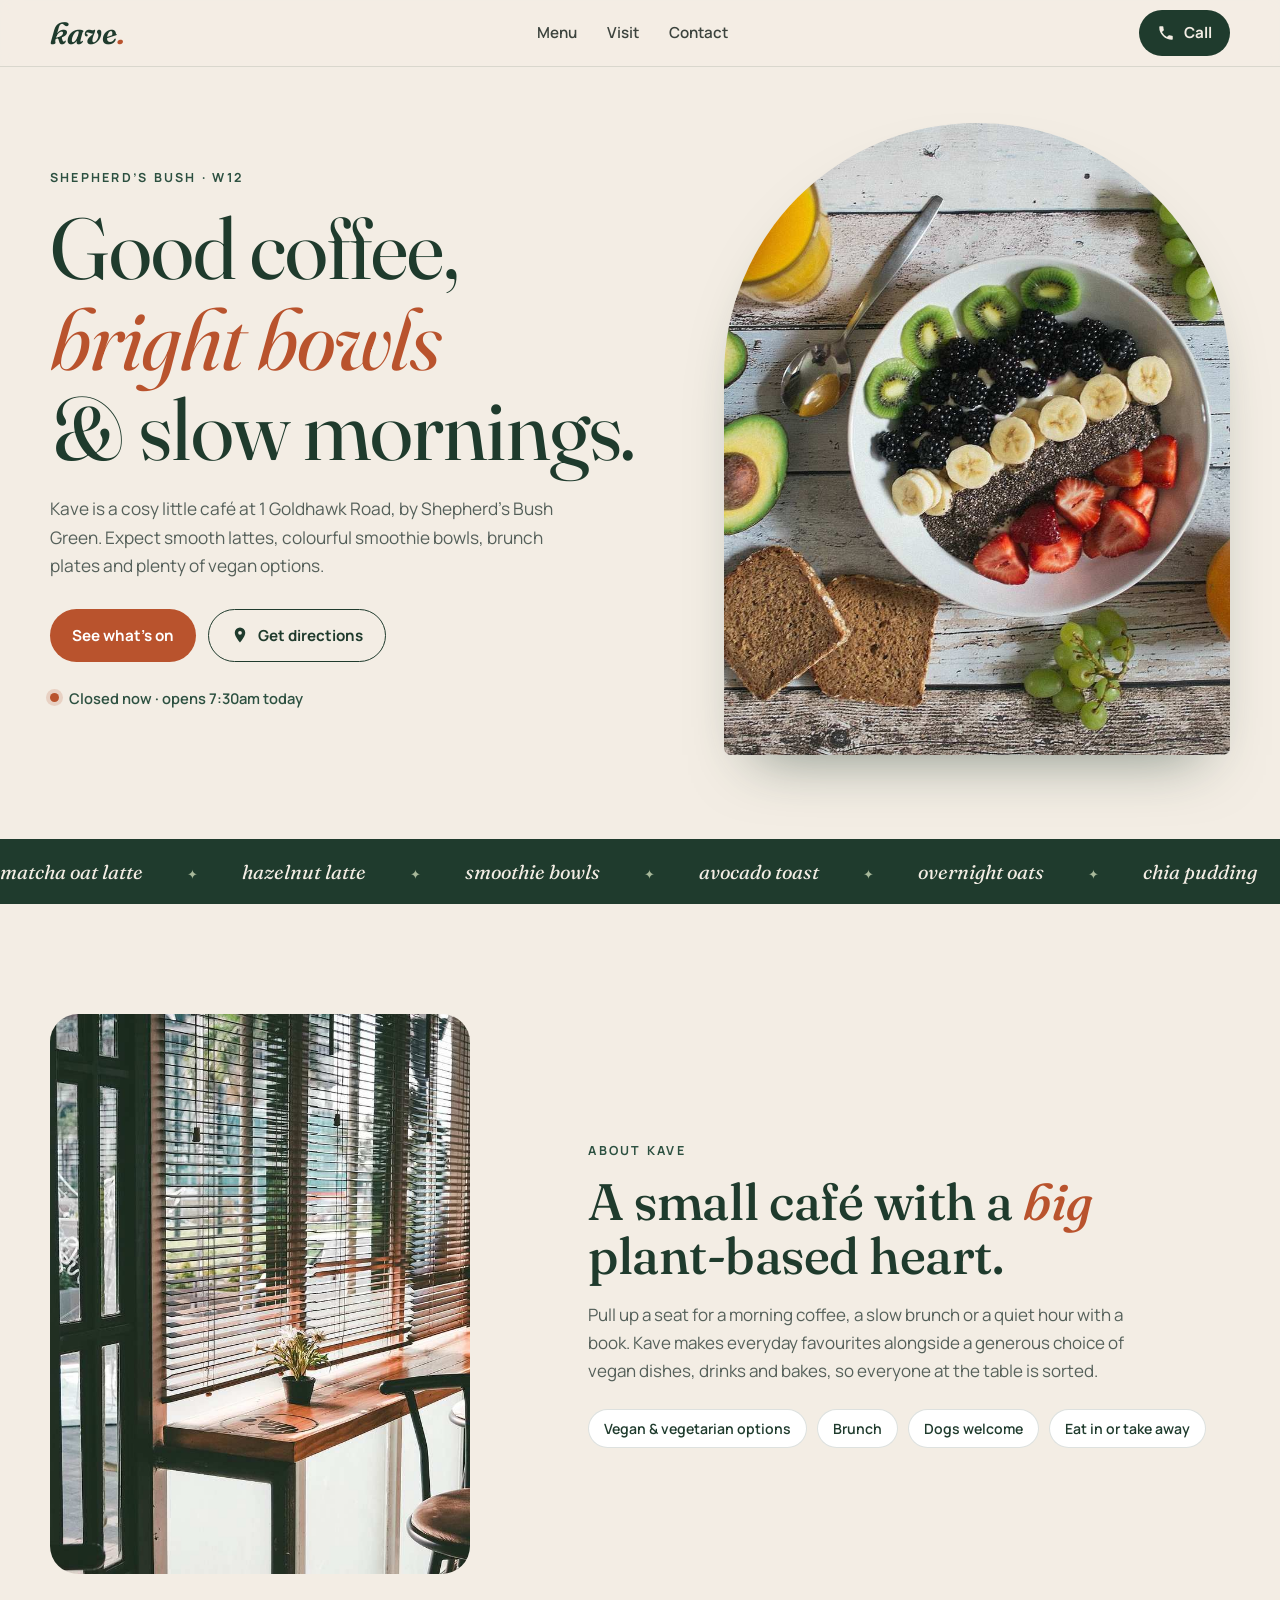
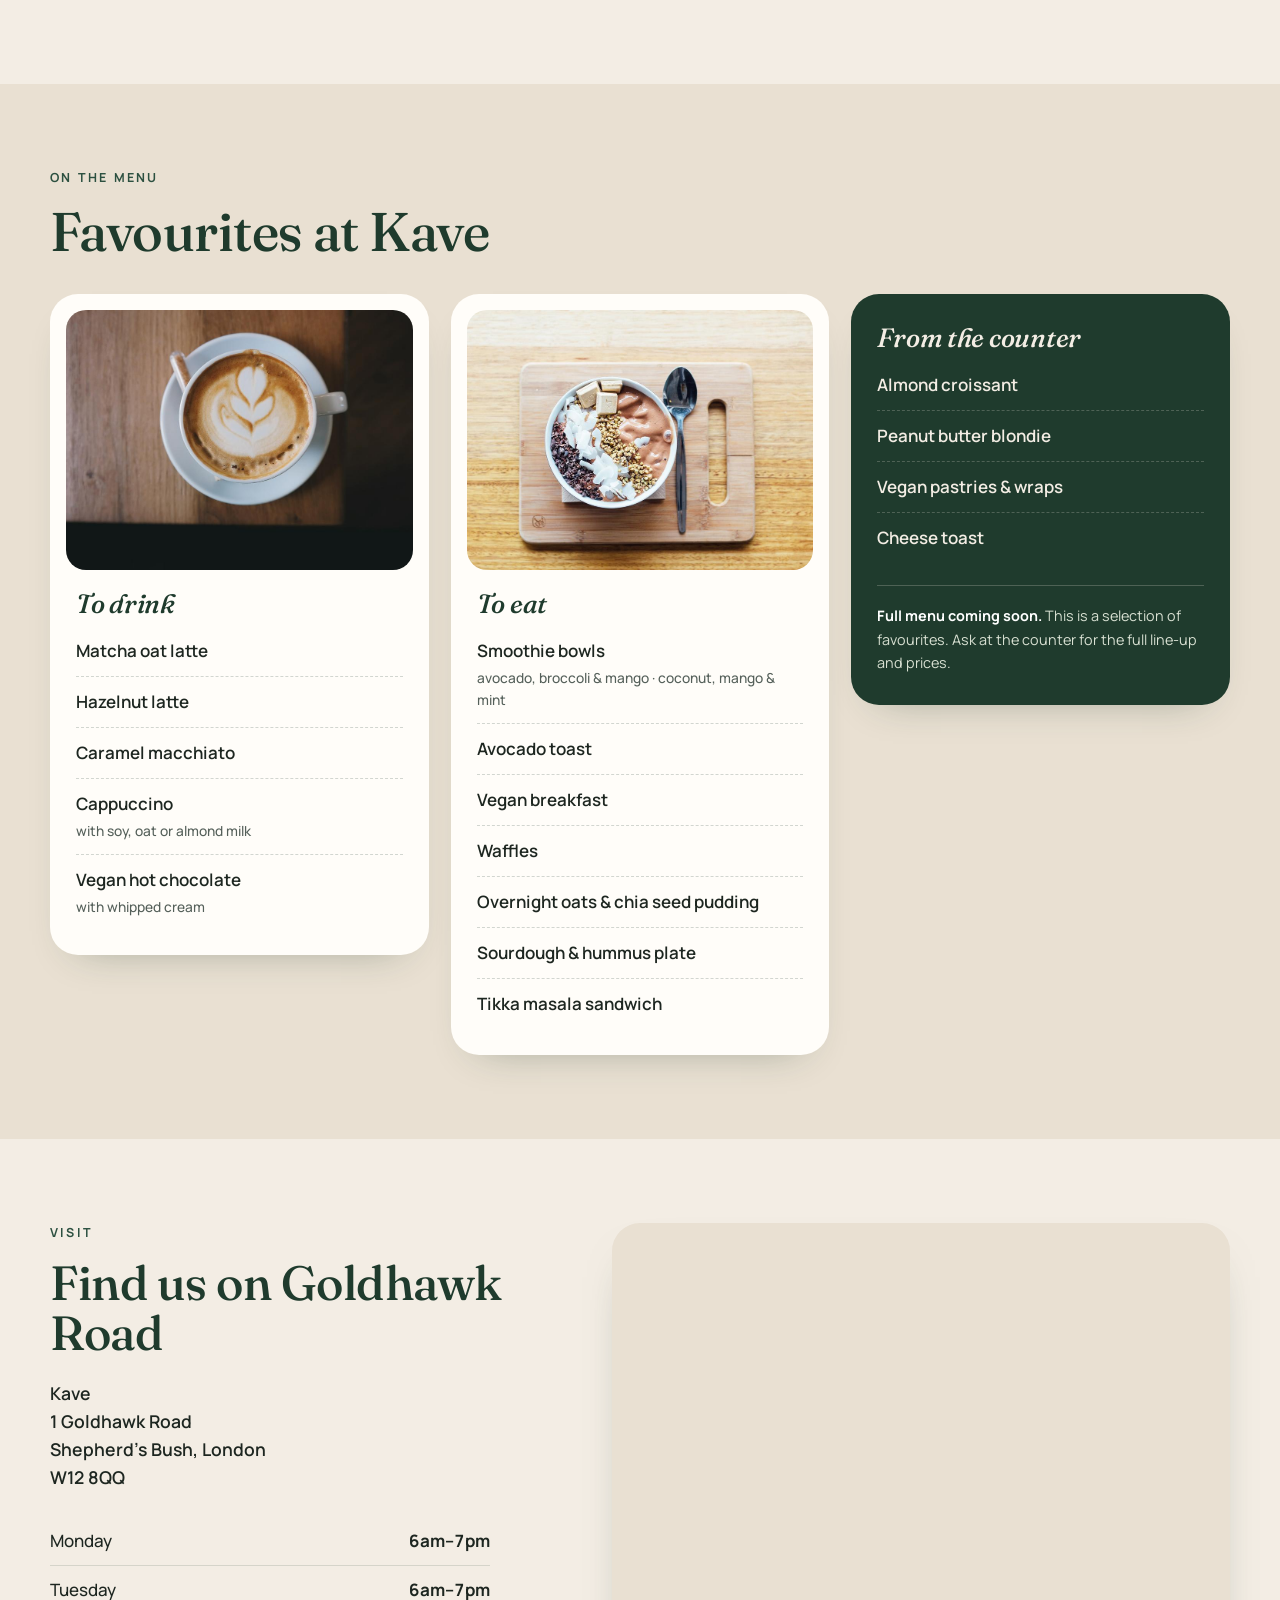
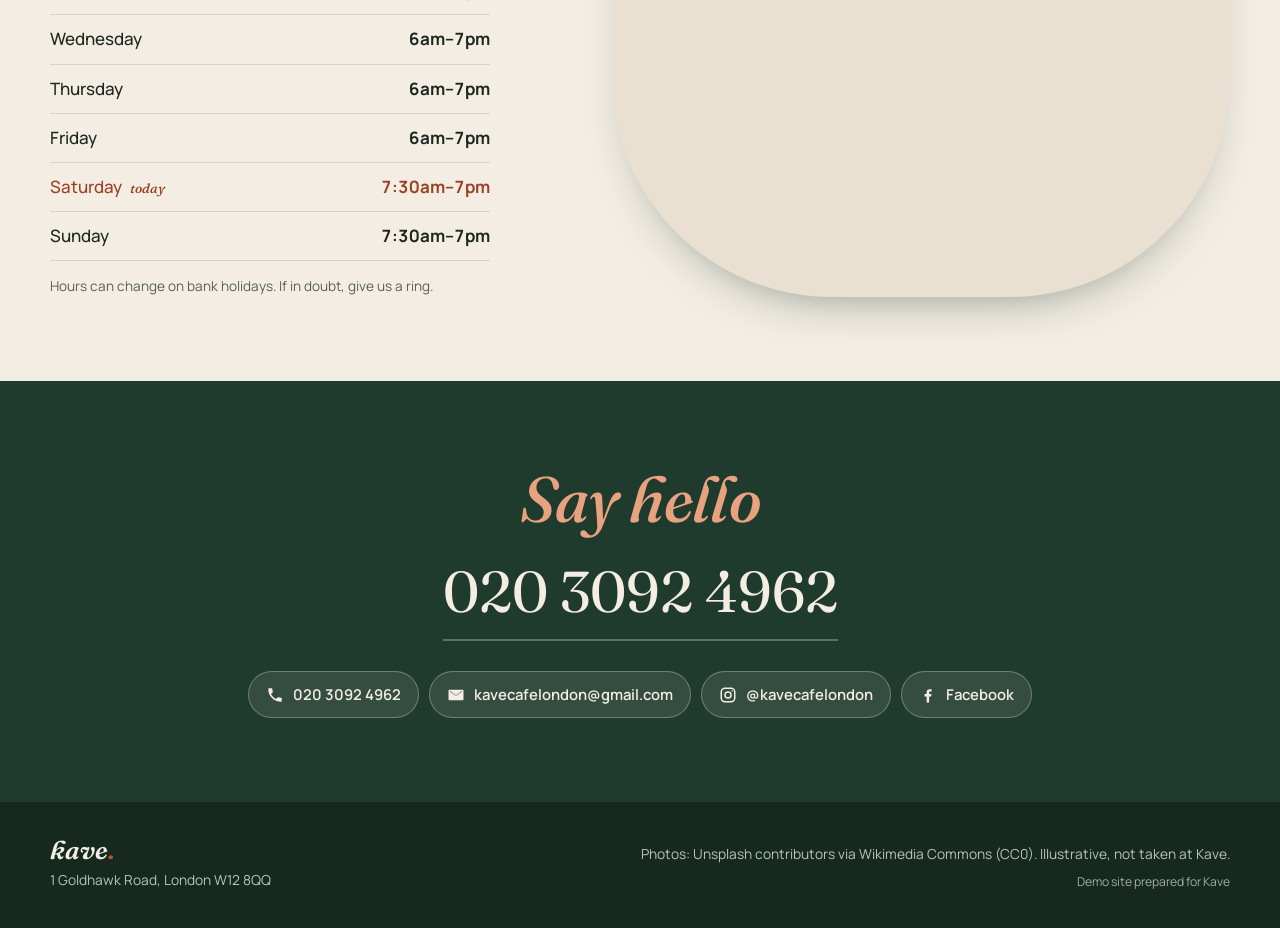
<file: kave/index.html>
<!doctype html>
<html lang="en-GB">
<head>
<meta charset="utf-8">
<meta name="viewport" content="width=device-width, initial-scale=1, viewport-fit=cover">
<title>Kave · Coffee, smoothie bowls &amp; brunch in Shepherd&#x27;s Bush, W12</title>
<meta name="description" content="Kave is a cosy café at 1 Goldhawk Road, Shepherd&#x27;s Bush W12 8QQ: matcha and flavoured lattes, smoothie bowls, avocado toast and plenty of vegan options. Open daily from early morning.">
<meta name="theme-color" content="#1f3b2d">
<meta name="robots" content="noindex, nofollow">
<meta property="og:type" content="website">
<meta property="og:site_name" content="Kave">
<meta property="og:title" content="Kave · Coffee, smoothie bowls &amp; brunch in Shepherd&#x27;s Bush, W12">
<meta property="og:description" content="Kave is a cosy café at 1 Goldhawk Road, Shepherd&#x27;s Bush W12 8QQ: matcha and flavoured lattes, smoothie bowls, avocado toast and plenty of vegan options. Open daily from early morning.">
<meta property="og:url" content="https://liliputnikos-tech.github.io/restaurant-demos/kave/">
<meta property="og:image" content="https://liliputnikos-tech.github.io/restaurant-demos/kave/img/og.jpg">
<meta property="og:image:width" content="1200">
<meta property="og:image:height" content="630">
<meta property="og:image:alt" content="A fruit-topped breakfast bowl with avocado, toast and orange juice">
<meta property="og:locale" content="en_GB">
<meta name="twitter:card" content="summary_large_image">
<link rel="icon" href="favicon.svg" type="image/svg+xml">

<link rel="preload" href="img/hero.jpg" as="image" fetchpriority="high">
<link rel="stylesheet" href="style.css">
<script type="application/ld+json">{"@context": "https://schema.org", "@type": "CafeOrCoffeeShop", "name": "Kave", "address": {"@type": "PostalAddress", "streetAddress": "1 Goldhawk Road", "addressLocality": "London", "postalCode": "W12 8QQ", "addressCountry": "GB"}, "telephone": "+442030924962", "geo": {"@type": "GeoCoordinates", "latitude": 51.503126, "longitude": -0.223363}, "email": "kavecafelondon@gmail.com", "servesCuisine": ["Coffee", "Brunch", "Vegan options"], "openingHoursSpecification": [{"@type": "OpeningHoursSpecification", "dayOfWeek": "Monday", "opens": "06:00", "closes": "19:00"}, {"@type": "OpeningHoursSpecification", "dayOfWeek": "Tuesday", "opens": "06:00", "closes": "19:00"}, {"@type": "OpeningHoursSpecification", "dayOfWeek": "Wednesday", "opens": "06:00", "closes": "19:00"}, {"@type": "OpeningHoursSpecification", "dayOfWeek": "Thursday", "opens": "06:00", "closes": "19:00"}, {"@type": "OpeningHoursSpecification", "dayOfWeek": "Friday", "opens": "06:00", "closes": "19:00"}, {"@type": "OpeningHoursSpecification", "dayOfWeek": "Saturday", "opens": "07:30", "closes": "19:00"}, {"@type": "OpeningHoursSpecification", "dayOfWeek": "Sunday", "opens": "07:30", "closes": "19:00"}], "sameAs": ["https://instagram.com/kavecafelondon", "https://facebook.com/102528442148295"]}</script>
</head>
<body>
<a class="skip" href="#main">Skip to content</a>

<header class="top">
  <div class="wrap bar">
    <a class="brand" href="#main" aria-label="Kave, back to top">kave<span>.</span></a>
    <nav aria-label="Main"><a href="#menu">Menu</a><a href="#visit">Visit</a><a href="#say-hello">Contact</a></nav>
    <a class="pill pill-dark" href="tel:+442030924962"><svg viewBox="0 0 24 24" aria-hidden="true" fill="currentColor"><path d="M6.6 10.8a15.1 15.1 0 0 0 6.6 6.6l2.2-2.2a1 1 0 0 1 1-.25 11.4 11.4 0 0 0 3.6.57 1 1 0 0 1 1 1V20a1 1 0 0 1-1 1A17 17 0 0 1 3 4a1 1 0 0 1 1-1h3.5a1 1 0 0 1 1 1c0 1.25.2 2.45.57 3.57a1 1 0 0 1-.25 1z"/></svg><span>Call</span></a>
  </div>
</header>
<main id="main">
<section class="hero">
  <div class="wrap hero-grid">
    <div class="hero-copy">
      <p class="kicker">Shepherd’s Bush · W12</p>
      <h1>Good coffee,<br><em>bright bowls</em><br>&amp; slow mornings.</h1>
      <p class="lede">Kave is a cosy little café at 1 Goldhawk Road, by Shepherd’s Bush Green. Expect smooth lattes, colourful smoothie bowls, brunch plates and plenty of vegan options.</p>
      <div class="ctas">
        <a class="pill pill-terra" href="#menu">See what’s on</a>
        <a class="pill pill-line" href="https://www.google.com/maps/dir/?api=1&destination=Kave%2C+1+Goldhawk+Road%2C+London+W12+8QQ" target="_blank" rel="noopener"><svg viewBox="0 0 24 24" aria-hidden="true" fill="currentColor"><path d="M12 2a7 7 0 0 0-7 7c0 5.2 7 13 7 13s7-7.8 7-13a7 7 0 0 0-7-7zm0 9.5A2.5 2.5 0 1 1 12 6.5a2.5 2.5 0 0 1 0 5z"/></svg><span>Get directions</span></a>
      </div>
      <p class="status"><span class="dot" aria-hidden="true"></span><span id="openNow">Open daily from early morning</span></p>
    </div>
    <figure class="arch"><img src="img/hero.jpg" alt="A fruit-topped breakfast bowl with avocado, toast and orange juice" width="860" height="1075" fetchpriority="high"></figure>
  </div>
</section>

<div class="ticker" aria-hidden="true"><div class="ticker-track"><span>matcha oat latte</span><span>hazelnut latte</span><span>smoothie bowls</span><span>avocado toast</span><span>overnight oats</span><span>chia pudding</span><span>almond croissant</span><span>vegan hot chocolate</span><span>matcha oat latte</span><span>hazelnut latte</span><span>smoothie bowls</span><span>avocado toast</span><span>overnight oats</span><span>chia pudding</span><span>almond croissant</span><span>vegan hot chocolate</span></div></div>

<section class="about wrap" aria-labelledby="about-h">
  <div class="about-img"><img src="img/corner.jpg" alt="Sunlit café window seat with a small table" width="720" height="960" loading="lazy"></div>
  <div class="about-copy">
    <p class="kicker">About Kave</p>
    <h2 id="about-h">A small café with a <em>big</em> plant-based heart.</h2>
    <p>Pull up a seat for a morning coffee, a slow brunch or a quiet hour with a book. Kave makes everyday favourites alongside a generous choice of vegan dishes, drinks and bakes, so everyone at the table is sorted.</p>
    <ul class="tags">
      <li>Vegan &amp; vegetarian options</li><li>Brunch</li><li>Dogs welcome</li><li>Eat in or take away</li>
    </ul>
  </div>
</section>

<section id="menu" class="menu" aria-labelledby="menu-h">
  <div class="wrap">
    <div class="menu-head">
      <p class="kicker">On the menu</p>
      <h2 id="menu-h">Favourites at Kave</h2>
    </div>
    <div class="menu-grid">
      <article class="menu-card">
        <img src="img/latte.jpg" alt="A latte with leaf-shaped latte art" width="900" height="675" loading="lazy">
        <h3>To drink</h3>
        <ul class="items">
          <li><span>Matcha oat latte</span></li>
          <li><span>Hazelnut latte</span></li>
          <li><span>Caramel macchiato</span></li>
          <li><span>Cappuccino</span><small>with soy, oat or almond milk</small></li>
          <li><span>Vegan hot chocolate</span><small>with whipped cream</small></li>
        </ul>
      </article>
      <article class="menu-card">
        <img src="img/bowl.jpg" alt="A smoothie bowl topped with fruit and granola" width="900" height="675" loading="lazy">
        <h3>To eat</h3>
        <ul class="items">
          <li><span>Smoothie bowls</span><small>avocado, broccoli &amp; mango · coconut, mango &amp; mint</small></li>
          <li><span>Avocado toast</span></li>
          <li><span>Vegan breakfast</span></li>
          <li><span>Waffles</span></li>
          <li><span>Overnight oats &amp; chia seed pudding</span></li>
          <li><span>Sourdough &amp; hummus plate</span></li>
          <li><span>Tikka masala sandwich</span></li>
        </ul>
      </article>
      <article class="menu-card menu-card-plain">
        <h3>From the counter</h3>
        <ul class="items">
          <li><span>Almond croissant</span></li>
          <li><span>Peanut butter blondie</span></li>
          <li><span>Vegan pastries &amp; wraps</span></li>
          <li><span>Cheese toast</span></li>
        </ul>
        <p class="soon"><strong>Full menu coming soon.</strong> This is a selection of favourites. Ask at the counter for the full line-up and prices.</p>
      </article>
    </div>
  </div>
</section>

<section id="visit" class="visit" aria-labelledby="visit-h">
  <div class="wrap visit-grid">
    <div>
      <p class="kicker">Visit</p>
      <h2 id="visit-h">Find us on Goldhawk Road</h2>
      <address>Kave<br>1 Goldhawk Road<br>Shepherd’s Bush, London<br>W12 8QQ</address>
      <table class="hours" id="hoursTable"><caption class="sr-only">Opening hours</caption><tbody><tr data-d="1"><th scope="row">Monday</th><td>6am–7pm</td></tr><tr data-d="2"><th scope="row">Tuesday</th><td>6am–7pm</td></tr><tr data-d="3"><th scope="row">Wednesday</th><td>6am–7pm</td></tr><tr data-d="4"><th scope="row">Thursday</th><td>6am–7pm</td></tr><tr data-d="5"><th scope="row">Friday</th><td>6am–7pm</td></tr><tr data-d="6"><th scope="row">Saturday</th><td>7:30am–7pm</td></tr><tr data-d="0"><th scope="row">Sunday</th><td>7:30am–7pm</td></tr></tbody></table>
      <p class="fine">Hours can change on bank holidays. If in doubt, give us a ring.</p>
    </div>
    <div class="map-arch"><iframe class="map-frame" title="Map showing Kave, 1 Goldhawk Road, London W12 8QQ" src="https://maps.google.com/maps?q=Kave%2C+1+Goldhawk+Road%2C+London+W12+8QQ&amp;z=16&amp;output=embed" loading="lazy" referrerpolicy="no-referrer-when-downgrade" allowfullscreen></iframe></div>
  </div>
</section>

<section id="say-hello" class="hello" aria-labelledby="hello-h">
  <div class="wrap">
    <h2 id="hello-h"><em>Say hello</em></h2>
    <a class="big-tel" href="tel:+442030924962">020 3092 4962</a>
    <div class="link-row"><a class="chip" href="tel:+442030924962"><svg viewBox="0 0 24 24" aria-hidden="true" fill="currentColor"><path d="M6.6 10.8a15.1 15.1 0 0 0 6.6 6.6l2.2-2.2a1 1 0 0 1 1-.25 11.4 11.4 0 0 0 3.6.57 1 1 0 0 1 1 1V20a1 1 0 0 1-1 1A17 17 0 0 1 3 4a1 1 0 0 1 1-1h3.5a1 1 0 0 1 1 1c0 1.25.2 2.45.57 3.57a1 1 0 0 1-.25 1z"/></svg><span>020 3092 4962</span></a><a class="chip" href="mailto:kavecafelondon@gmail.com"><svg viewBox="0 0 24 24" aria-hidden="true" fill="currentColor"><path d="M3 5h18a1 1 0 0 1 1 1v12a1 1 0 0 1-1 1H3a1 1 0 0 1-1-1V6a1 1 0 0 1 1-1zm9 7.2L4.4 7H4v.6l8 5.4 8-5.4V7h-.4z"/></svg><span>kavecafelondon@gmail.com</span></a><a class="chip" href="https://instagram.com/kavecafelondon" target="_blank" rel="noopener"><svg viewBox="0 0 24 24" aria-hidden="true" fill="none" stroke="currentColor" stroke-width="2"><rect x="3" y="3" width="18" height="18" rx="5"/><circle cx="12" cy="12" r="4"/><circle cx="17.5" cy="6.5" r="1" fill="currentColor" stroke="none"/></svg><span>@kavecafelondon</span></a><a class="chip" href="https://facebook.com/102528442148295" target="_blank" rel="noopener"><svg viewBox="0 0 24 24" aria-hidden="true" fill="currentColor"><path d="M13.5 22v-8h2.7l.4-3.2h-3.1V8.8c0-.9.3-1.5 1.6-1.5h1.7V4.4a22 22 0 0 0-2.5-.1c-2.5 0-4.1 1.5-4.1 4.2v2.3H7.4V14h2.8v8z"/></svg><span>Facebook</span></a></div>
  </div>
</section>
</main>
<footer class="foot">
  <div class="wrap foot-grid">
    <div><p class="brand brand-foot">kave<span>.</span></p><p>1 Goldhawk Road, London W12 8QQ</p></div>
    <div><p class="credits">Photos: Unsplash contributors via Wikimedia Commons (CC0). Illustrative, not taken at Kave.</p><p class="demo-note">Demo site prepared for Kave</p></div>
  </div>
</footer>
<nav class="dock" aria-label="Quick actions"><a href="tel:+442030924962"><svg viewBox="0 0 24 24" aria-hidden="true" fill="currentColor"><path d="M6.6 10.8a15.1 15.1 0 0 0 6.6 6.6l2.2-2.2a1 1 0 0 1 1-.25 11.4 11.4 0 0 0 3.6.57 1 1 0 0 1 1 1V20a1 1 0 0 1-1 1A17 17 0 0 1 3 4a1 1 0 0 1 1-1h3.5a1 1 0 0 1 1 1c0 1.25.2 2.45.57 3.57a1 1 0 0 1-.25 1z"/></svg><span>Call</span></a><a href="https://www.google.com/maps/dir/?api=1&destination=Kave%2C+1+Goldhawk+Road%2C+London+W12+8QQ" target="_blank" rel="noopener"><svg viewBox="0 0 24 24" aria-hidden="true" fill="currentColor"><path d="M12 2a7 7 0 0 0-7 7c0 5.2 7 13 7 13s7-7.8 7-13a7 7 0 0 0-7-7zm0 9.5A2.5 2.5 0 1 1 12 6.5a2.5 2.5 0 0 1 0 5z"/></svg><span>Directions</span></a><a href="https://instagram.com/kavecafelondon" target="_blank" rel="noopener"><svg viewBox="0 0 24 24" aria-hidden="true" fill="none" stroke="currentColor" stroke-width="2"><rect x="3" y="3" width="18" height="18" rx="5"/><circle cx="12" cy="12" r="4"/><circle cx="17.5" cy="6.5" r="1" fill="currentColor" stroke="none"/></svg><span>Instagram</span></a></nav>

<script>
(function(){try{
var H={"1": [360, 1140, "6am", "7pm"], "2": [360, 1140, "6am", "7pm"], "3": [360, 1140, "6am", "7pm"], "4": [360, 1140, "6am", "7pm"], "5": [360, 1140, "6am", "7pm"], "6": [450, 1140, "7:30am", "7pm"], "0": [450, 1140, "7:30am", "7pm"]},L={"1": "Monday", "2": "Tuesday", "3": "Wednesday", "4": "Thursday", "5": "Friday", "6": "Saturday", "0": "Sunday"};
var p=new Intl.DateTimeFormat('en-GB',{timeZone:'Europe/London',weekday:'short',hour:'numeric',minute:'numeric',hourCycle:'h23'}).formatToParts(new Date());
var g=function(t){for(var i=0;i<p.length;i++)if(p[i].type===t)return p[i].value};
var d=['Sun','Mon','Tue','Wed','Thu','Fri','Sat'].indexOf(g('weekday')),m=parseInt(g('hour'),10)*60+parseInt(g('minute'),10);
var row=document.querySelector('#hoursTable tr[data-d="'+d+'"]');if(row)row.classList.add('today');
var el=document.getElementById('openNow');if(!el)return;
var t=H[d],open=t&&m>=t[0]&&m<t[1],txt;
if(open)txt='Open now · until {close}'.replace('{close}',t[3]);
else{var when;if(t&&m<t[0])when=t[2]+' today';else{for(var k=1;k<=7;k++){var n=(d+k)%7;if(H[n]){when=(k===1?'tomorrow':L[n])+' at '+H[n][2];break}}}txt='Closed now · opens {when}'.replace('{when}',when)}
el.textContent=txt;el.setAttribute('data-open',open?'1':'0');
}catch(e){}})();
</script>
</body>
</html>
</file>
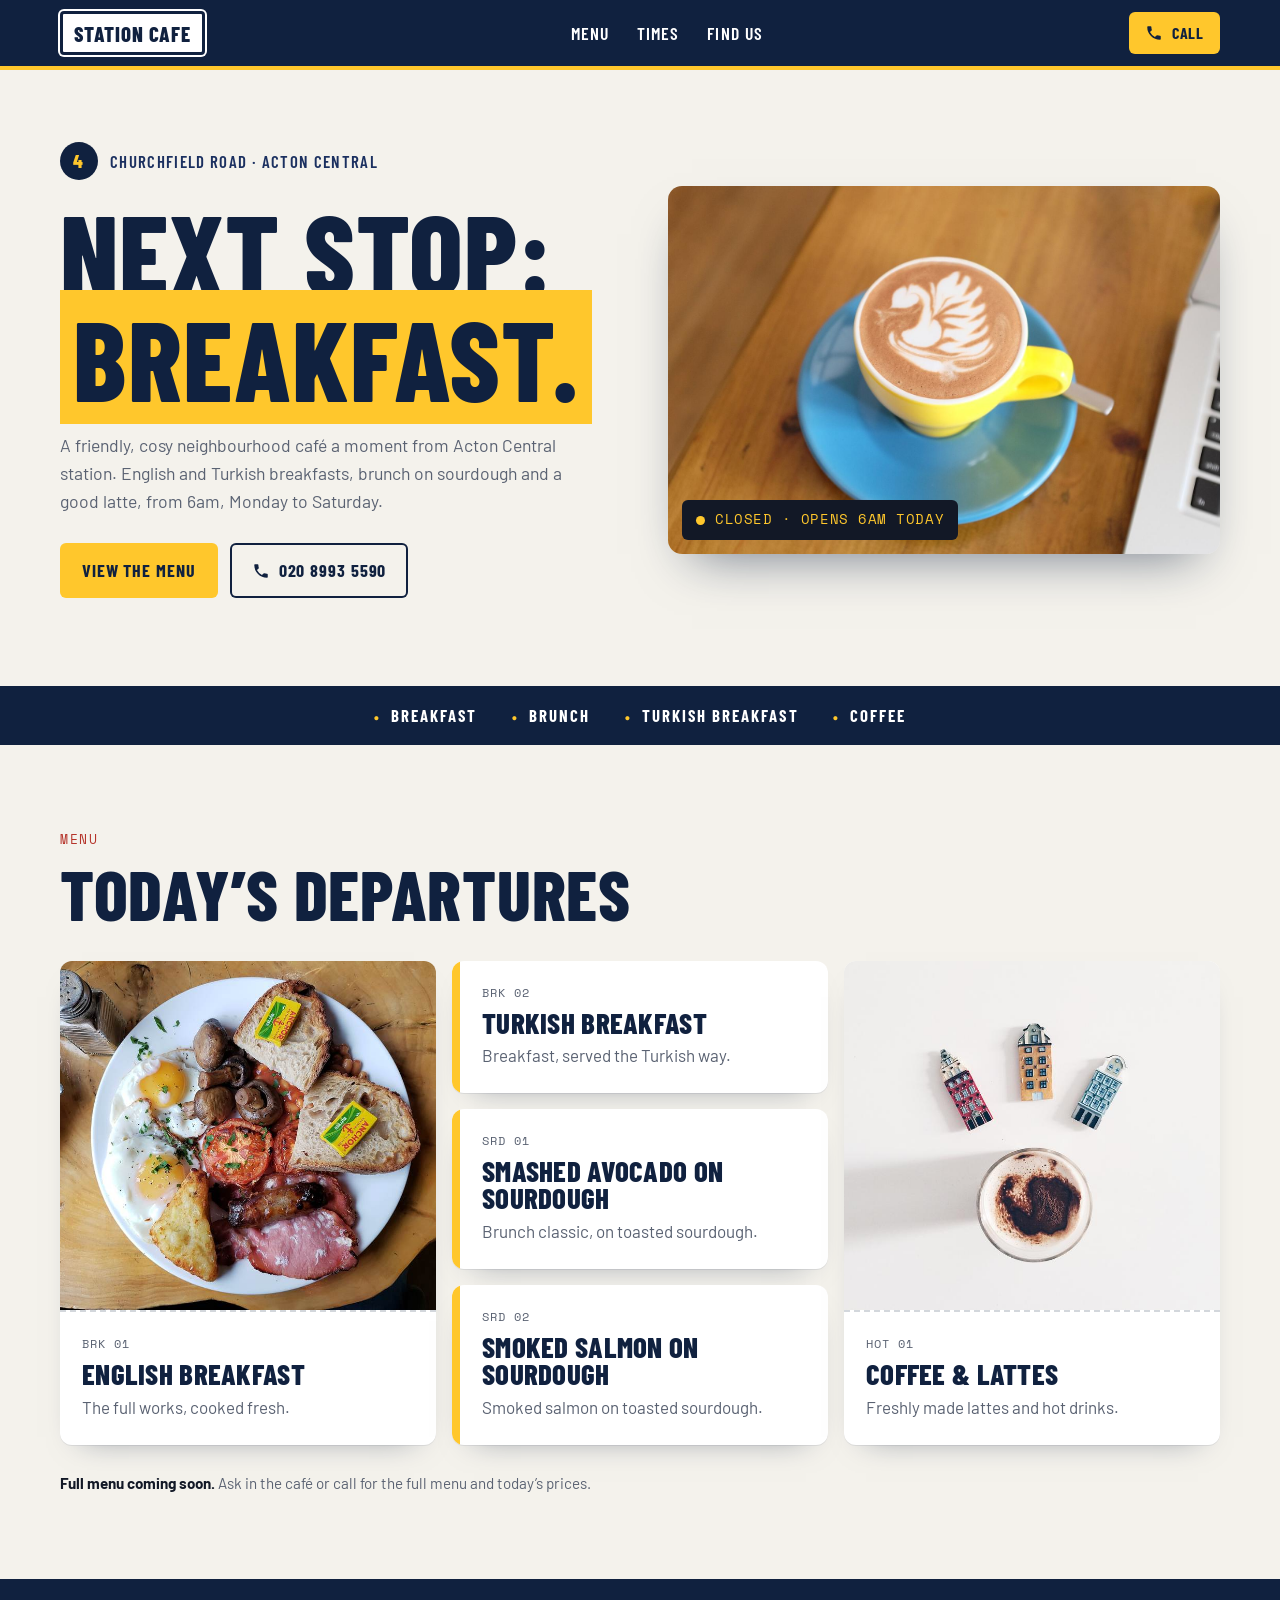
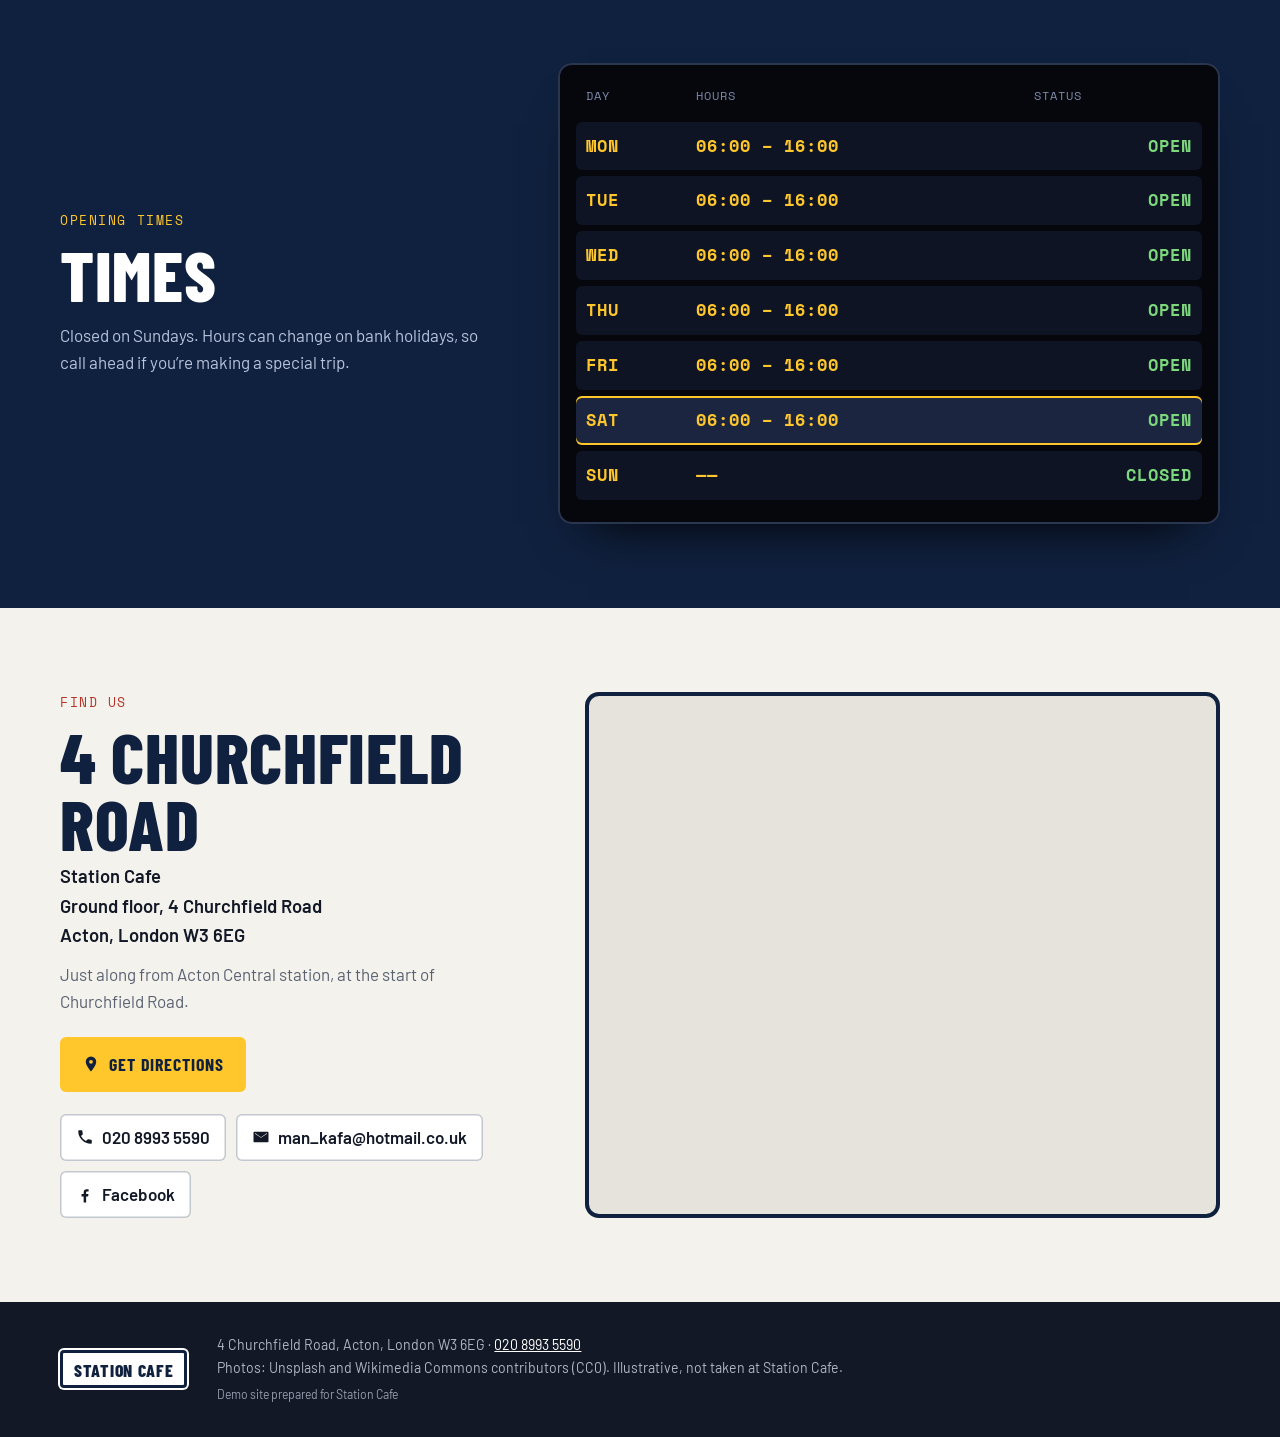
<file: station-cafe/index.html>
<!doctype html>
<html lang="en-GB">
<head>
<meta charset="utf-8">
<meta name="viewport" content="width=device-width, initial-scale=1, viewport-fit=cover">
<title>Station Cafe · Breakfast &amp; brunch by Acton Central, Churchfield Road W3</title>
<meta name="description" content="Station Cafe, 4 Churchfield Road, Acton W3 6EG. English and Turkish breakfasts, smashed avocado on sourdough and good coffee, a moment from Acton Central station. Open Monday to Saturday from 6am.">
<meta name="theme-color" content="#10213f">
<meta name="robots" content="noindex, nofollow">
<meta property="og:type" content="website">
<meta property="og:site_name" content="Station Cafe">
<meta property="og:title" content="Station Cafe · Breakfast &amp; brunch by Acton Central, Churchfield Road W3">
<meta property="og:description" content="Station Cafe, 4 Churchfield Road, Acton W3 6EG. English and Turkish breakfasts, smashed avocado on sourdough and good coffee, a moment from Acton Central station. Open Monday to Saturday from 6am.">
<meta property="og:url" content="https://liliputnikos-tech.github.io/restaurant-demos/station-cafe/">
<meta property="og:image" content="https://liliputnikos-tech.github.io/restaurant-demos/station-cafe/img/og.jpg">
<meta property="og:image:width" content="1200">
<meta property="og:image:height" content="630">
<meta property="og:image:alt" content="A latte with swan latte art beside a laptop">
<meta property="og:locale" content="en_GB">
<meta name="twitter:card" content="summary_large_image">
<link rel="icon" href="favicon.svg" type="image/svg+xml">

<link rel="preload" href="img/hero.jpg" as="image" fetchpriority="high">
<link rel="stylesheet" href="style.css">
<script type="application/ld+json">{"@context": "https://schema.org", "@type": "CafeOrCoffeeShop", "name": "Station Cafe", "address": {"@type": "PostalAddress", "streetAddress": "4 Churchfield Road", "addressLocality": "London", "postalCode": "W3 6EG", "addressCountry": "GB"}, "telephone": "+442089935590", "geo": {"@type": "GeoCoordinates", "latitude": 51.508949, "longitude": -0.263299}, "email": "man_kafa@hotmail.co.uk", "servesCuisine": ["Breakfast", "Brunch", "Turkish breakfast"], "openingHoursSpecification": [{"@type": "OpeningHoursSpecification", "dayOfWeek": "Monday", "opens": "06:00", "closes": "16:00"}, {"@type": "OpeningHoursSpecification", "dayOfWeek": "Tuesday", "opens": "06:00", "closes": "16:00"}, {"@type": "OpeningHoursSpecification", "dayOfWeek": "Wednesday", "opens": "06:00", "closes": "16:00"}, {"@type": "OpeningHoursSpecification", "dayOfWeek": "Thursday", "opens": "06:00", "closes": "16:00"}, {"@type": "OpeningHoursSpecification", "dayOfWeek": "Friday", "opens": "06:00", "closes": "16:00"}, {"@type": "OpeningHoursSpecification", "dayOfWeek": "Saturday", "opens": "06:00", "closes": "16:00"}], "sameAs": ["https://facebook.com/109299067093255"]}</script>
</head>
<body>
<a class="skip" href="#main">Skip to content</a>

<header class="top">
  <div class="wrap bar">
    <a class="sign" href="#main"><span>Station Cafe</span></a>
    <nav aria-label="Main"><a href="#menu">Menu</a><a href="#times">Times</a><a href="#find">Find us</a></nav>
    <a class="btn btn-y btn-sm" href="tel:+442089935590"><svg viewBox="0 0 24 24" aria-hidden="true" fill="currentColor"><path d="M6.6 10.8a15.1 15.1 0 0 0 6.6 6.6l2.2-2.2a1 1 0 0 1 1-.25 11.4 11.4 0 0 0 3.6.57 1 1 0 0 1 1 1V20a1 1 0 0 1-1 1A17 17 0 0 1 3 4a1 1 0 0 1 1-1h3.5a1 1 0 0 1 1 1c0 1.25.2 2.45.57 3.57a1 1 0 0 1-.25 1z"/></svg><span>Call</span></a>
  </div>
</header>
<main id="main">
<section class="hero">
  <div class="wrap hero-grid">
    <div>
      <p class="platform"><span class="p-num">4</span><span>Churchfield Road · Acton Central</span></p>
      <h1>Next stop:<br><span>breakfast.</span></h1>
      <p class="lede">A friendly, cosy neighbourhood café a moment from Acton Central station. English and Turkish breakfasts, brunch on sourdough and a good latte, from 6am, Monday to Saturday.</p>
      <div class="ctas"><a class="btn btn-y" href="#menu">View the menu</a><a class="btn btn-line" href="tel:+442089935590"><svg viewBox="0 0 24 24" aria-hidden="true" fill="currentColor"><path d="M6.6 10.8a15.1 15.1 0 0 0 6.6 6.6l2.2-2.2a1 1 0 0 1 1-.25 11.4 11.4 0 0 0 3.6.57 1 1 0 0 1 1 1V20a1 1 0 0 1-1 1A17 17 0 0 1 3 4a1 1 0 0 1 1-1h3.5a1 1 0 0 1 1 1c0 1.25.2 2.45.57 3.57a1 1 0 0 1-.25 1z"/></svg><span>020 8993 5590</span></a></div>
    </div>
    <figure class="hero-img"><img src="img/hero.jpg" alt="A latte with swan latte art on a wooden table beside a laptop" width="1400" height="933" fetchpriority="high"><figcaption class="live"><span class="blink" aria-hidden="true"></span><span id="openNow">Mon–Sat from 6am</span></figcaption></figure>
  </div>
</section>

<section class="strip" aria-label="Highlights"><div class="wrap strip-row"><span>Breakfast</span><span>Brunch</span><span>Turkish breakfast</span><span>Coffee</span></div></section>

<section id="menu" class="menu" aria-labelledby="menu-h">
  <div class="wrap">
    <div class="head"><p class="tag">Menu</p><h2 id="menu-h">Today’s departures</h2></div>
    <div class="tickets">
      <article class="ticket"><img src="img/fullenglish.jpg" alt="A full English breakfast with eggs, bacon, mushrooms and toast" width="900" height="675" loading="lazy"><div class="tk"><p class="code">BRK 01</p><h3>English Breakfast</h3><p>The full works, cooked fresh.</p></div></article>
      <article class="ticket"><div class="tk"><p class="code">BRK 02</p><h3>Turkish Breakfast</h3><p>Breakfast, served the Turkish way.</p></div></article>
      <article class="ticket"><div class="tk"><p class="code">SRD 01</p><h3>Smashed Avocado on Sourdough</h3><p>Brunch classic, on toasted sourdough.</p></div></article>
      <article class="ticket"><div class="tk"><p class="code">SRD 02</p><h3>Smoked Salmon on Sourdough</h3><p>Smoked salmon on toasted sourdough.</p></div></article>
      <article class="ticket"><img src="img/coffee.jpg" alt="A cup of coffee seen from above" width="900" height="675" loading="lazy"><div class="tk"><p class="code">HOT 01</p><h3>Coffee &amp; Lattes</h3><p>Freshly made lattes and hot drinks.</p></div></article>
    </div>
    <p class="soon"><strong>Full menu coming soon.</strong> Ask in the café or call for the full menu and today’s prices.</p>
  </div>
</section>

<section id="times" class="times" aria-labelledby="times-h">
  <div class="wrap times-grid">
    <div><p class="tag">Opening times</p><h2 id="times-h">Times</h2><p class="muted">Closed on Sundays. Hours can change on bank holidays, so call ahead if you’re making a special trip.</p></div>
    <div class="board-wrap"><table class="board" id="hoursTable"><caption class="sr-only">Opening hours</caption><thead><tr><th scope="col">Day</th><th scope="col">Hours</th><th scope="col">Status</th></tr></thead><tbody><tr data-d="1"><th scope="row">MON</th><td class="t">06:00 – 16:00</td><td class="s">OPEN</td></tr><tr data-d="2"><th scope="row">TUE</th><td class="t">06:00 – 16:00</td><td class="s">OPEN</td></tr><tr data-d="3"><th scope="row">WED</th><td class="t">06:00 – 16:00</td><td class="s">OPEN</td></tr><tr data-d="4"><th scope="row">THU</th><td class="t">06:00 – 16:00</td><td class="s">OPEN</td></tr><tr data-d="5"><th scope="row">FRI</th><td class="t">06:00 – 16:00</td><td class="s">OPEN</td></tr><tr data-d="6"><th scope="row">SAT</th><td class="t">06:00 – 16:00</td><td class="s">OPEN</td></tr><tr data-d="0"><th scope="row">SUN</th><td class="t">——</td><td class="s">CLOSED</td></tr></tbody></table></div>
  </div>
</section>

<section id="find" class="find" aria-labelledby="find-h">
  <div class="wrap find-grid">
    <div class="find-copy">
      <p class="tag">Find us</p><h2 id="find-h">4 Churchfield Road</h2>
      <address>Station Cafe<br>Ground floor, 4 Churchfield Road<br>Acton, London W3 6EG</address>
      <p class="muted">Just along from Acton Central station, at the start of Churchfield Road.</p>
      <a class="btn btn-y" href="https://www.google.com/maps/dir/?api=1&destination=Station+Cafe%2C+4+Churchfield+Road%2C+Acton%2C+London+W3+6EG" target="_blank" rel="noopener"><svg viewBox="0 0 24 24" aria-hidden="true" fill="currentColor"><path d="M12 2a7 7 0 0 0-7 7c0 5.2 7 13 7 13s7-7.8 7-13a7 7 0 0 0-7-7zm0 9.5A2.5 2.5 0 1 1 12 6.5a2.5 2.5 0 0 1 0 5z"/></svg><span>Get directions</span></a>
      <div class="links"><a class="lnk" href="tel:+442089935590"><svg viewBox="0 0 24 24" aria-hidden="true" fill="currentColor"><path d="M6.6 10.8a15.1 15.1 0 0 0 6.6 6.6l2.2-2.2a1 1 0 0 1 1-.25 11.4 11.4 0 0 0 3.6.57 1 1 0 0 1 1 1V20a1 1 0 0 1-1 1A17 17 0 0 1 3 4a1 1 0 0 1 1-1h3.5a1 1 0 0 1 1 1c0 1.25.2 2.45.57 3.57a1 1 0 0 1-.25 1z"/></svg><span>020 8993 5590</span></a><a class="lnk" href="mailto:man_kafa@hotmail.co.uk"><svg viewBox="0 0 24 24" aria-hidden="true" fill="currentColor"><path d="M3 5h18a1 1 0 0 1 1 1v12a1 1 0 0 1-1 1H3a1 1 0 0 1-1-1V6a1 1 0 0 1 1-1zm9 7.2L4.4 7H4v.6l8 5.4 8-5.4V7h-.4z"/></svg><span>man_kafa@hotmail.co.uk</span></a><a class="lnk" href="https://facebook.com/109299067093255" target="_blank" rel="noopener"><svg viewBox="0 0 24 24" aria-hidden="true" fill="currentColor"><path d="M13.5 22v-8h2.7l.4-3.2h-3.1V8.8c0-.9.3-1.5 1.6-1.5h1.7V4.4a22 22 0 0 0-2.5-.1c-2.5 0-4.1 1.5-4.1 4.2v2.3H7.4V14h2.8v8z"/></svg><span>Facebook</span></a></div>
    </div>
    <div class="map"><iframe class="map-frame" title="Map showing Station Cafe, 4 Churchfield Road, London W3 6EG" src="https://maps.google.com/maps?q=Station+Cafe%2C+4+Churchfield+Road%2C+Acton%2C+London+W3+6EG&amp;z=16&amp;output=embed" loading="lazy" referrerpolicy="no-referrer-when-downgrade" allowfullscreen></iframe></div>
  </div>
</section>
</main>
<footer class="foot">
  <div class="wrap foot-grid">
    <p><span class="sign sign-sm"><span>Station Cafe</span></span></p>
    <div><p>4 Churchfield Road, Acton, London W3 6EG · <a href="tel:+442089935590">020 8993 5590</a></p><p class="credits">Photos: Unsplash and Wikimedia Commons contributors (CC0). Illustrative, not taken at Station Cafe.</p><p class="demo-note">Demo site prepared for Station Cafe</p></div>
  </div>
</footer>
<nav class="dock" aria-label="Quick actions"><a class="d1" href="tel:+442089935590"><svg viewBox="0 0 24 24" aria-hidden="true" fill="currentColor"><path d="M6.6 10.8a15.1 15.1 0 0 0 6.6 6.6l2.2-2.2a1 1 0 0 1 1-.25 11.4 11.4 0 0 0 3.6.57 1 1 0 0 1 1 1V20a1 1 0 0 1-1 1A17 17 0 0 1 3 4a1 1 0 0 1 1-1h3.5a1 1 0 0 1 1 1c0 1.25.2 2.45.57 3.57a1 1 0 0 1-.25 1z"/></svg><span>Call</span></a><a href="https://www.google.com/maps/dir/?api=1&destination=Station+Cafe%2C+4+Churchfield+Road%2C+Acton%2C+London+W3+6EG" target="_blank" rel="noopener"><svg viewBox="0 0 24 24" aria-hidden="true" fill="currentColor"><path d="M12 2a7 7 0 0 0-7 7c0 5.2 7 13 7 13s7-7.8 7-13a7 7 0 0 0-7-7zm0 9.5A2.5 2.5 0 1 1 12 6.5a2.5 2.5 0 0 1 0 5z"/></svg><span>Directions</span></a></nav>

<script>
(function(){try{
var H={"1": [360, 960, "6am", "4pm"], "2": [360, 960, "6am", "4pm"], "3": [360, 960, "6am", "4pm"], "4": [360, 960, "6am", "4pm"], "5": [360, 960, "6am", "4pm"], "6": [360, 960, "6am", "4pm"], "0": null},L={"1": "Monday", "2": "Tuesday", "3": "Wednesday", "4": "Thursday", "5": "Friday", "6": "Saturday", "0": "Sunday"};
var p=new Intl.DateTimeFormat('en-GB',{timeZone:'Europe/London',weekday:'short',hour:'numeric',minute:'numeric',hourCycle:'h23'}).formatToParts(new Date());
var g=function(t){for(var i=0;i<p.length;i++)if(p[i].type===t)return p[i].value};
var d=['Sun','Mon','Tue','Wed','Thu','Fri','Sat'].indexOf(g('weekday')),m=parseInt(g('hour'),10)*60+parseInt(g('minute'),10);
var row=document.querySelector('#hoursTable tr[data-d="'+d+'"]');if(row)row.classList.add('today');
var el=document.getElementById('openNow');if(!el)return;
var t=H[d],open=t&&m>=t[0]&&m<t[1],txt;
if(open)txt='Now serving · until {close}'.replace('{close}',t[3]);
else{var when;if(t&&m<t[0])when=t[2]+' today';else{for(var k=1;k<=7;k++){var n=(d+k)%7;if(H[n]){when=(k===1?'tomorrow':L[n])+' at '+H[n][2];break}}}txt='Closed · opens {when}'.replace('{when}',when)}
el.textContent=txt;el.setAttribute('data-open',open?'1':'0');
}catch(e){}})();
</script>
</body>
</html>
</file>
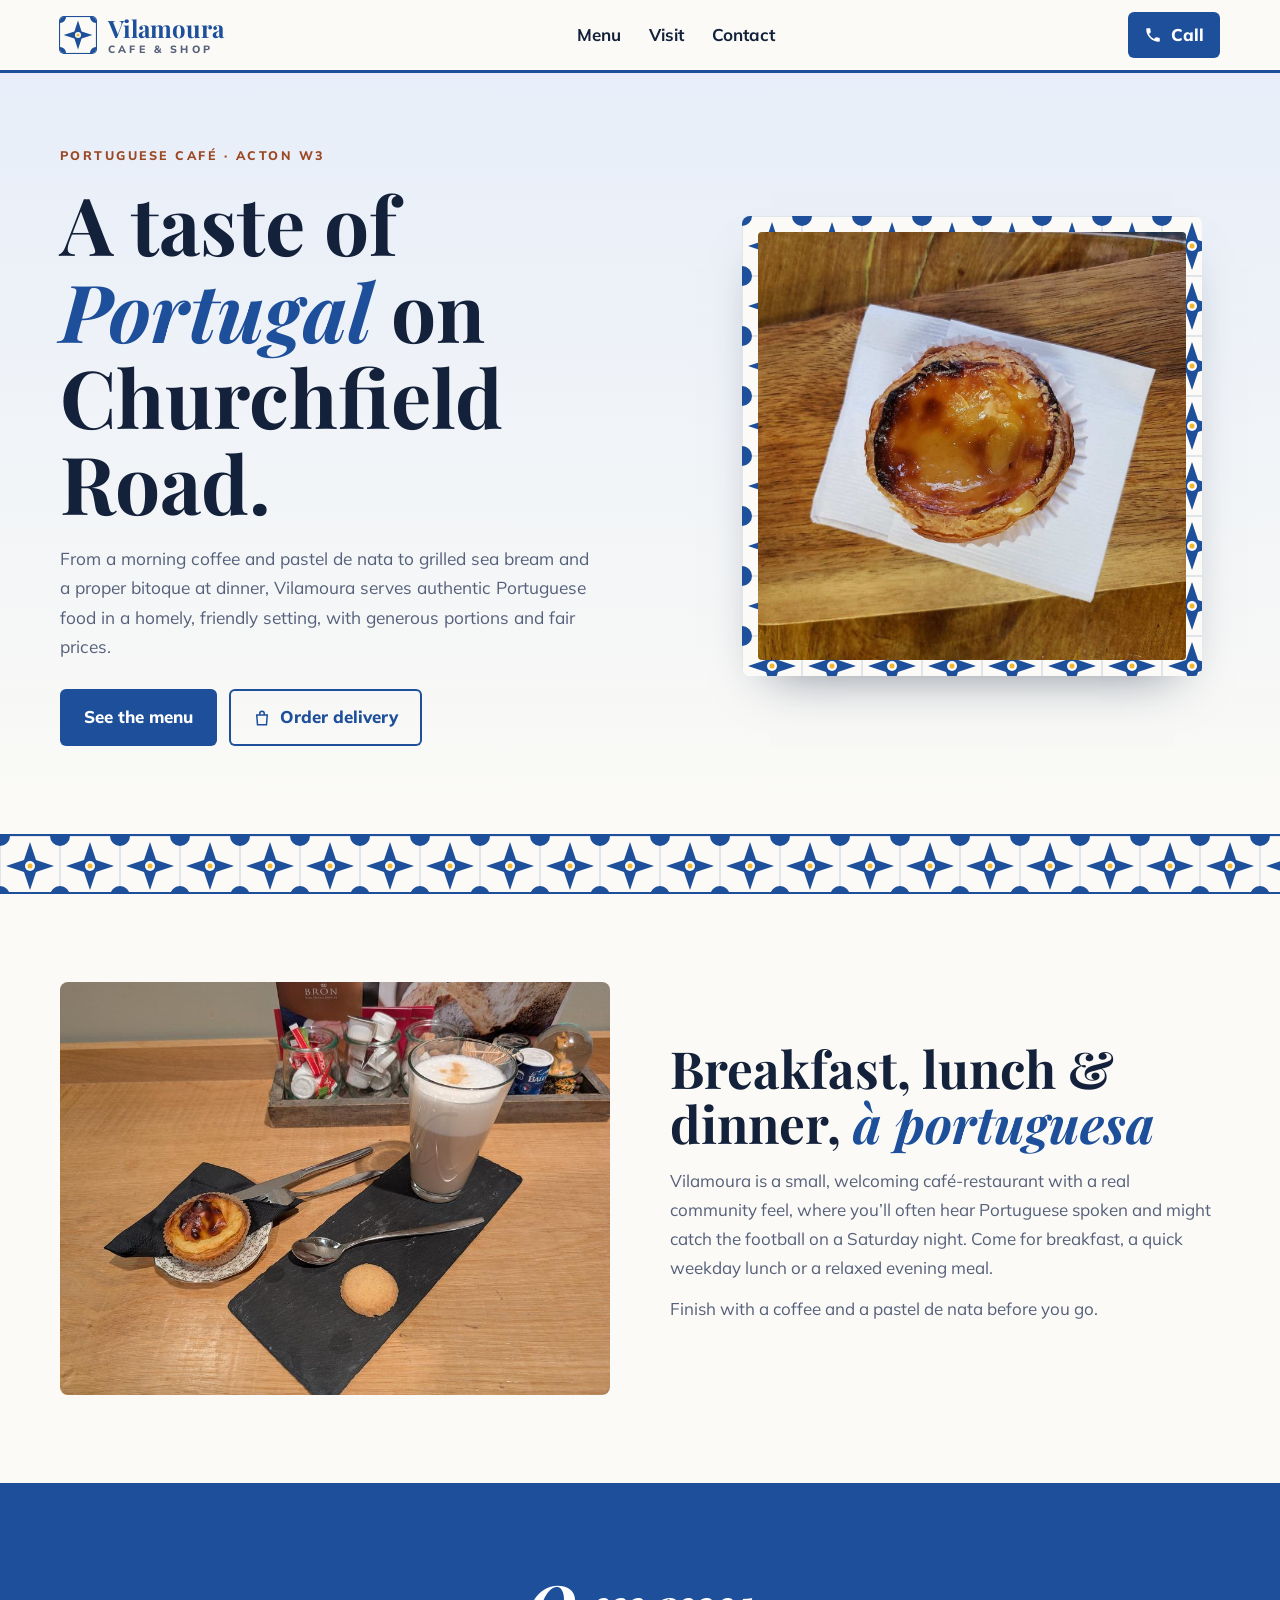
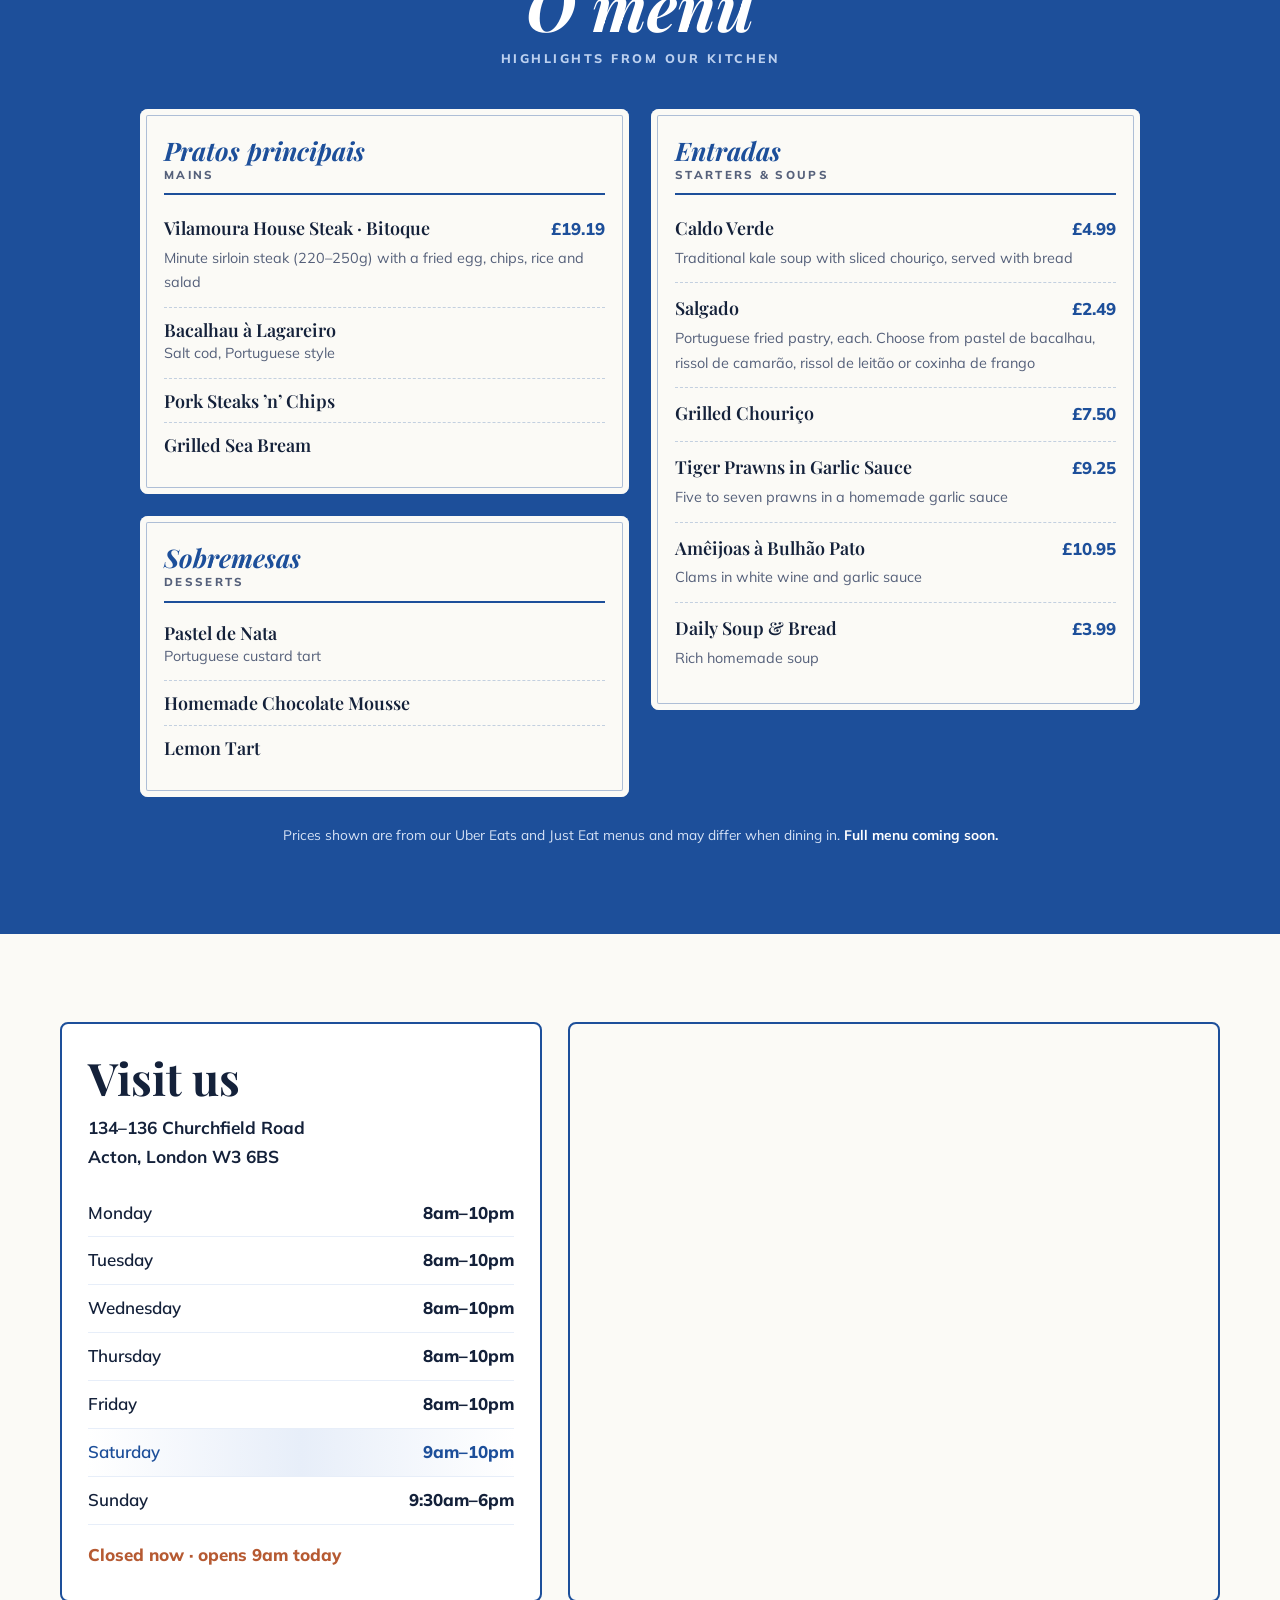
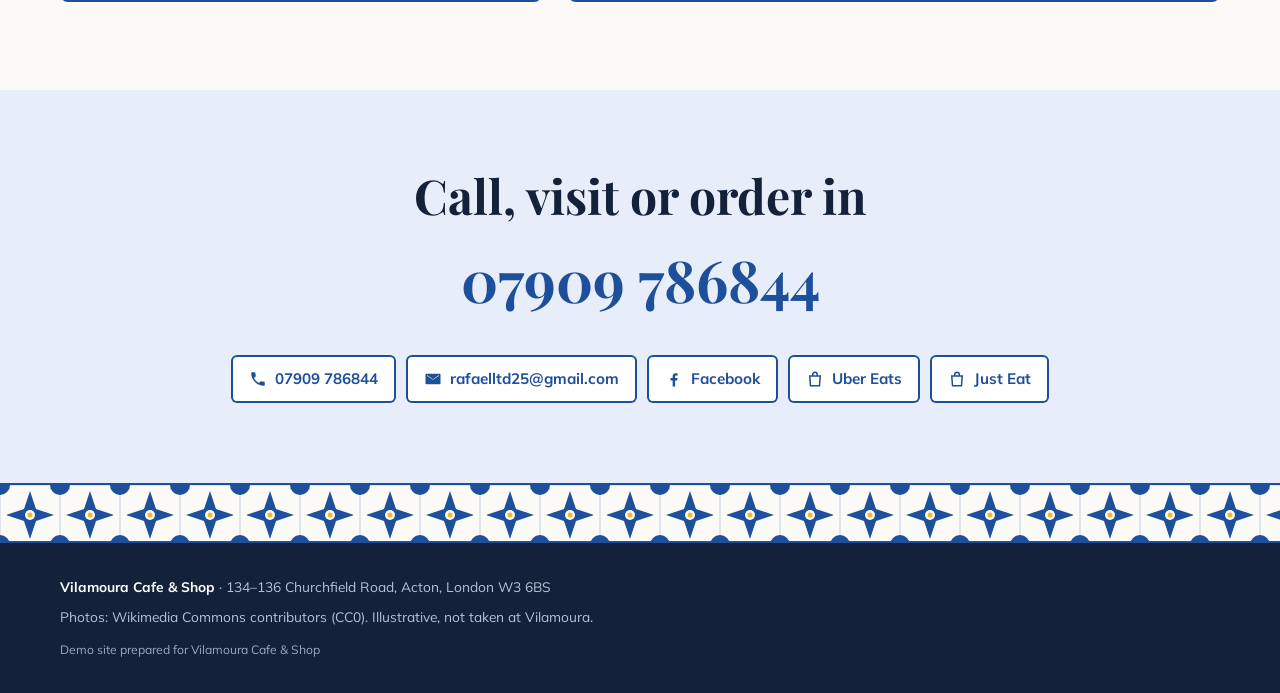
<file: vilamoura/index.html>
<!doctype html>
<html lang="en-GB">
<head>
<meta charset="utf-8">
<meta name="viewport" content="width=device-width, initial-scale=1, viewport-fit=cover">
<title>Vilamoura Cafe &amp; Shop · Portuguese food on Churchfield Road, Acton W3</title>
<meta name="description" content="Vilamoura Cafe &amp; Shop, 134–136 Churchfield Road, Acton W3 6BS. Authentic Portuguese cooking from breakfast to dinner: bitoque, bacalhau à lagareiro, caldo verde and pastéis de nata.">
<meta name="theme-color" content="#1d4f9a">
<meta name="robots" content="noindex, nofollow">
<meta property="og:type" content="website">
<meta property="og:site_name" content="Vilamoura Cafe &amp; Shop">
<meta property="og:title" content="Vilamoura Cafe &amp; Shop · Portuguese food on Churchfield Road, Acton W3">
<meta property="og:description" content="Vilamoura Cafe &amp; Shop, 134–136 Churchfield Road, Acton W3 6BS. Authentic Portuguese cooking from breakfast to dinner: bitoque, bacalhau à lagareiro, caldo verde and pastéis de nata.">
<meta property="og:url" content="https://liliputnikos-tech.github.io/restaurant-demos/vilamoura/">
<meta property="og:image" content="https://liliputnikos-tech.github.io/restaurant-demos/vilamoura/img/og.jpg">
<meta property="og:image:width" content="1200">
<meta property="og:image:height" content="630">
<meta property="og:image:alt" content="A Portuguese custard tart on a wooden board">
<meta property="og:locale" content="en_GB">
<meta name="twitter:card" content="summary_large_image">
<link rel="icon" href="favicon.svg" type="image/svg+xml">

<link rel="preload" href="img/hero.jpg" as="image" fetchpriority="high">
<link rel="stylesheet" href="style.css">
<script type="application/ld+json">{"@context": "https://schema.org", "@type": "Restaurant", "name": "Vilamoura Cafe & Shop", "address": {"@type": "PostalAddress", "streetAddress": "134-136 Churchfield Road", "addressLocality": "London", "postalCode": "W3 6BS", "addressCountry": "GB"}, "telephone": "+447909786844", "geo": {"@type": "GeoCoordinates", "latitude": 51.508166, "longitude": -0.270683}, "email": "rafaelltd25@gmail.com", "servesCuisine": ["Portuguese", "Breakfast", "Cafe"], "openingHoursSpecification": [{"@type": "OpeningHoursSpecification", "dayOfWeek": "Monday", "opens": "08:00", "closes": "22:00"}, {"@type": "OpeningHoursSpecification", "dayOfWeek": "Tuesday", "opens": "08:00", "closes": "22:00"}, {"@type": "OpeningHoursSpecification", "dayOfWeek": "Wednesday", "opens": "08:00", "closes": "22:00"}, {"@type": "OpeningHoursSpecification", "dayOfWeek": "Thursday", "opens": "08:00", "closes": "22:00"}, {"@type": "OpeningHoursSpecification", "dayOfWeek": "Friday", "opens": "08:00", "closes": "22:00"}, {"@type": "OpeningHoursSpecification", "dayOfWeek": "Saturday", "opens": "09:00", "closes": "22:00"}, {"@type": "OpeningHoursSpecification", "dayOfWeek": "Sunday", "opens": "09:30", "closes": "18:00"}], "sameAs": ["https://facebook.com/347051715496324", "https://www.ubereats.com/gb/store/vilamoura-cafe-%26-shop/bOWAoI9mRfOwyTmGa9NeRg", "https://www.just-eat.co.uk/restaurants-vilamoura-cafe-shop-london/menu"]}</script>
</head>
<body>
<a class="skip" href="#main">Skip to content</a>

<header class="top">
  <div class="wrap bar">
    <a class="brand" href="#main"><span class="tile" aria-hidden="true"></span><span>Vilamoura<small>Cafe &amp; Shop</small></span></a>
    <nav aria-label="Main"><a href="#menu">Menu</a><a href="#visit">Visit</a><a href="#contact">Contact</a></nav>
    <a class="btn btn-blue btn-sm" href="tel:+447909786844"><svg viewBox="0 0 24 24" aria-hidden="true" fill="currentColor"><path d="M6.6 10.8a15.1 15.1 0 0 0 6.6 6.6l2.2-2.2a1 1 0 0 1 1-.25 11.4 11.4 0 0 0 3.6.57 1 1 0 0 1 1 1V20a1 1 0 0 1-1 1A17 17 0 0 1 3 4a1 1 0 0 1 1-1h3.5a1 1 0 0 1 1 1c0 1.25.2 2.45.57 3.57a1 1 0 0 1-.25 1z"/></svg><span>Call</span></a>
  </div>
</header>
<main id="main">
<section class="hero">
  <div class="wrap hero-grid">
    <div class="hero-copy">
      <p class="over">Portuguese café · Acton W3</p>
      <h1>A taste of <em>Portugal</em> on Churchfield Road.</h1>
      <p class="lede">From a morning coffee and pastel de nata to grilled sea bream and a proper bitoque at dinner, Vilamoura serves authentic Portuguese food in a homely, friendly setting, with generous portions and fair prices.</p>
      <div class="ctas"><a class="btn btn-blue" href="#menu">See the menu</a><a class="btn btn-line" href="https://www.ubereats.com/gb/store/vilamoura-cafe-%26-shop/bOWAoI9mRfOwyTmGa9NeRg" target="_blank" rel="noopener"><svg viewBox="0 0 24 24" aria-hidden="true" fill="none" stroke="currentColor" stroke-width="2"><path d="M5 8h14l-1 13H6z"/><path d="M9 8V6a3 3 0 0 1 6 0v2"/></svg><span>Order delivery</span></a></div>
    </div>
    <div class="hero-frame"><img src="img/hero.jpg" alt="A Portuguese custard tart on a wooden board" width="1100" height="1100" fetchpriority="high"></div>
  </div>
</section>
<div class="tiles" aria-hidden="true"></div>

<section class="about" aria-labelledby="about-h">
  <div class="wrap about-grid">
    <img src="img/nata-latte.jpg" alt="A pastel de nata served with a latte" width="900" height="675" loading="lazy">
    <div>
      <h2 id="about-h">Breakfast, lunch &amp; dinner, <em>à portuguesa</em></h2>
      <p>Vilamoura is a small, welcoming café-restaurant with a real community feel, where you’ll often hear Portuguese spoken and might catch the football on a Saturday night. Come for breakfast, a quick weekday lunch or a relaxed evening meal.</p>
      <p>Finish with a coffee and a pastel de nata before you go.</p>
    </div>
  </div>
</section>

<section id="menu" class="menu" aria-labelledby="menu-h">
  <div class="wrap">
    <h2 id="menu-h" class="ctr">O menu</h2>
    <p class="ctr sub">Highlights from our kitchen</p>
    <div class="menu-grid">
      <div class="stack"><div class="mcol"><h3>Pratos principais <span>Mains</span></h3><ul><li><div class="row"><h4>Vilamoura House Steak · Bitoque</h4><span class=price>£19.19</span></div><p>Minute sirloin steak (220–250g) with a fried egg, chips, rice and salad</p></li><li><div class="row"><h4>Bacalhau à Lagareiro</h4></div><p>Salt cod, Portuguese style</p></li><li><div class="row"><h4>Pork Steaks ’n’ Chips</h4></div></li><li><div class="row"><h4>Grilled Sea Bream</h4></div></li></ul></div>
      <div class="mcol"><h3>Sobremesas <span>Desserts</span></h3><ul><li><div class="row"><h4>Pastel de Nata</h4></div><p>Portuguese custard tart</p></li><li><div class="row"><h4>Homemade Chocolate Mousse</h4></div></li><li><div class="row"><h4>Lemon Tart</h4></div></li></ul></div></div>
      <div class="mcol"><h3>Entradas <span>Starters &amp; soups</span></h3><ul><li><div class="row"><h4>Caldo Verde</h4><span class=price>£4.99</span></div><p>Traditional kale soup with sliced chouriço, served with bread</p></li><li><div class="row"><h4>Salgado</h4><span class=price>£2.49</span></div><p>Portuguese fried pastry, each. Choose from pastel de bacalhau, rissol de camarão, rissol de leitão or coxinha de frango</p></li><li><div class="row"><h4>Grilled Chouriço</h4><span class=price>£7.50</span></div></li><li><div class="row"><h4>Tiger Prawns in Garlic Sauce</h4><span class=price>£9.25</span></div><p>Five to seven prawns in a homemade garlic sauce</p></li><li><div class="row"><h4>Amêijoas à Bulhão Pato</h4><span class=price>£10.95</span></div><p>Clams in white wine and garlic sauce</p></li><li><div class="row"><h4>Daily Soup &amp; Bread</h4><span class=price>£3.99</span></div><p>Rich homemade soup</p></li></ul></div>
    </div>
    <p class="fine ctr">Prices shown are from our Uber Eats and Just Eat menus and may differ when dining in. <strong>Full menu coming soon.</strong></p>
  </div>
</section>

<section id="visit" class="visit" aria-labelledby="visit-h">
  <div class="wrap visit-grid">
    <div class="vcard">
      <h2 id="visit-h">Visit us</h2>
      <address>134–136 Churchfield Road<br>Acton, London W3 6BS</address>
      <table class="hours" id="hoursTable"><caption class="sr-only">Opening hours</caption><tbody><tr data-d="1"><th scope="row">Monday</th><td>8am–10pm</td></tr><tr data-d="2"><th scope="row">Tuesday</th><td>8am–10pm</td></tr><tr data-d="3"><th scope="row">Wednesday</th><td>8am–10pm</td></tr><tr data-d="4"><th scope="row">Thursday</th><td>8am–10pm</td></tr><tr data-d="5"><th scope="row">Friday</th><td>8am–10pm</td></tr><tr data-d="6"><th scope="row">Saturday</th><td>9am–10pm</td></tr><tr data-d="0"><th scope="row">Sunday</th><td>9:30am–6pm</td></tr></tbody></table>
      <p class="status" id="openNow">Open seven days a week</p>
    </div>
    <div class="map"><iframe class="map-frame" title="Map showing Vilamoura Cafe &amp; Shop, 136 Churchfield Road, London W3 6BS" src="https://maps.google.com/maps?q=Vilamoura+Cafe+%26+Shop%2C+136+Churchfield+Road%2C+London+W3+6BS&amp;z=16&amp;output=embed" loading="lazy" referrerpolicy="no-referrer-when-downgrade" allowfullscreen></iframe></div>
  </div>
</section>

<section id="contact" class="contact" aria-labelledby="contact-h">
  <div class="wrap">
    <h2 id="contact-h">Call, visit or order in</h2>
    <a class="big" href="tel:+447909786844">07909 786844</a>
    <div class="links"><a class="lnk" href="tel:+447909786844"><svg viewBox="0 0 24 24" aria-hidden="true" fill="currentColor"><path d="M6.6 10.8a15.1 15.1 0 0 0 6.6 6.6l2.2-2.2a1 1 0 0 1 1-.25 11.4 11.4 0 0 0 3.6.57 1 1 0 0 1 1 1V20a1 1 0 0 1-1 1A17 17 0 0 1 3 4a1 1 0 0 1 1-1h3.5a1 1 0 0 1 1 1c0 1.25.2 2.45.57 3.57a1 1 0 0 1-.25 1z"/></svg><span>07909 786844</span></a><a class="lnk" href="mailto:rafaelltd25@gmail.com"><svg viewBox="0 0 24 24" aria-hidden="true" fill="currentColor"><path d="M3 5h18a1 1 0 0 1 1 1v12a1 1 0 0 1-1 1H3a1 1 0 0 1-1-1V6a1 1 0 0 1 1-1zm9 7.2L4.4 7H4v.6l8 5.4 8-5.4V7h-.4z"/></svg><span>rafaelltd25@gmail.com</span></a><a class="lnk" href="https://facebook.com/347051715496324" target="_blank" rel="noopener"><svg viewBox="0 0 24 24" aria-hidden="true" fill="currentColor"><path d="M13.5 22v-8h2.7l.4-3.2h-3.1V8.8c0-.9.3-1.5 1.6-1.5h1.7V4.4a22 22 0 0 0-2.5-.1c-2.5 0-4.1 1.5-4.1 4.2v2.3H7.4V14h2.8v8z"/></svg><span>Facebook</span></a><a class="lnk" href="https://www.ubereats.com/gb/store/vilamoura-cafe-%26-shop/bOWAoI9mRfOwyTmGa9NeRg" target="_blank" rel="noopener"><svg viewBox="0 0 24 24" aria-hidden="true" fill="none" stroke="currentColor" stroke-width="2"><path d="M5 8h14l-1 13H6z"/><path d="M9 8V6a3 3 0 0 1 6 0v2"/></svg><span>Uber Eats</span></a><a class="lnk" href="https://www.just-eat.co.uk/restaurants-vilamoura-cafe-shop-london/menu" target="_blank" rel="noopener"><svg viewBox="0 0 24 24" aria-hidden="true" fill="none" stroke="currentColor" stroke-width="2"><path d="M5 8h14l-1 13H6z"/><path d="M9 8V6a3 3 0 0 1 6 0v2"/></svg><span>Just Eat</span></a></div>
  </div>
</section>
</main>
<div class="tiles" aria-hidden="true"></div>
<footer class="foot">
  <div class="wrap foot-grid">
    <p><strong>Vilamoura Cafe &amp; Shop</strong> · 134–136 Churchfield Road, Acton, London W3 6BS</p>
    <p class="credits">Photos: Wikimedia Commons contributors (CC0). Illustrative, not taken at Vilamoura.</p>
    <p class="demo-note">Demo site prepared for Vilamoura Cafe &amp; Shop</p>
  </div>
</footer>
<nav class="dock" aria-label="Quick actions"><a class="d1" href="tel:+447909786844"><svg viewBox="0 0 24 24" aria-hidden="true" fill="currentColor"><path d="M6.6 10.8a15.1 15.1 0 0 0 6.6 6.6l2.2-2.2a1 1 0 0 1 1-.25 11.4 11.4 0 0 0 3.6.57 1 1 0 0 1 1 1V20a1 1 0 0 1-1 1A17 17 0 0 1 3 4a1 1 0 0 1 1-1h3.5a1 1 0 0 1 1 1c0 1.25.2 2.45.57 3.57a1 1 0 0 1-.25 1z"/></svg><span>Call</span></a><a href="https://www.google.com/maps/dir/?api=1&destination=Vilamoura+Cafe+%26+Shop%2C+136+Churchfield+Road%2C+London+W3+6BS" target="_blank" rel="noopener"><svg viewBox="0 0 24 24" aria-hidden="true" fill="currentColor"><path d="M12 2a7 7 0 0 0-7 7c0 5.2 7 13 7 13s7-7.8 7-13a7 7 0 0 0-7-7zm0 9.5A2.5 2.5 0 1 1 12 6.5a2.5 2.5 0 0 1 0 5z"/></svg><span>Directions</span></a><a href="https://www.ubereats.com/gb/store/vilamoura-cafe-%26-shop/bOWAoI9mRfOwyTmGa9NeRg" target="_blank" rel="noopener"><svg viewBox="0 0 24 24" aria-hidden="true" fill="none" stroke="currentColor" stroke-width="2"><path d="M5 8h14l-1 13H6z"/><path d="M9 8V6a3 3 0 0 1 6 0v2"/></svg><span>Order</span></a></nav>

<script>
(function(){try{
var H={"1": [480, 1320, "8am", "10pm"], "2": [480, 1320, "8am", "10pm"], "3": [480, 1320, "8am", "10pm"], "4": [480, 1320, "8am", "10pm"], "5": [480, 1320, "8am", "10pm"], "6": [540, 1320, "9am", "10pm"], "0": [570, 1080, "9:30am", "6pm"]},L={"1": "Monday", "2": "Tuesday", "3": "Wednesday", "4": "Thursday", "5": "Friday", "6": "Saturday", "0": "Sunday"};
var p=new Intl.DateTimeFormat('en-GB',{timeZone:'Europe/London',weekday:'short',hour:'numeric',minute:'numeric',hourCycle:'h23'}).formatToParts(new Date());
var g=function(t){for(var i=0;i<p.length;i++)if(p[i].type===t)return p[i].value};
var d=['Sun','Mon','Tue','Wed','Thu','Fri','Sat'].indexOf(g('weekday')),m=parseInt(g('hour'),10)*60+parseInt(g('minute'),10);
var row=document.querySelector('#hoursTable tr[data-d="'+d+'"]');if(row)row.classList.add('today');
var el=document.getElementById('openNow');if(!el)return;
var t=H[d],open=t&&m>=t[0]&&m<t[1],txt;
if(open)txt='Open now · until {close}'.replace('{close}',t[3]);
else{var when;if(t&&m<t[0])when=t[2]+' today';else{for(var k=1;k<=7;k++){var n=(d+k)%7;if(H[n]){when=(k===1?'tomorrow':L[n])+' at '+H[n][2];break}}}txt='Closed now · opens {when}'.replace('{when}',when)}
el.textContent=txt;el.setAttribute('data-open',open?'1':'0');
}catch(e){}})();
</script>
</body>
</html>
</file>
<file: acton-cafe/style.css>
@font-face {
  font-family: 'Anton';
  font-style: normal;
  font-weight: 400;
  font-display: swap;
  src: url(fonts/Anton-normal-a6f395.woff2) format('woff2');
  unicode-range: U+0000-00FF, U+0131, U+0152-0153, U+02BB-02BC, U+02C6, U+02DA, U+02DC, U+0304, U+0308, U+0329, U+2000-206F, U+20AC, U+2122, U+2191, U+2193, U+2212, U+2215, U+FEFF, U+FFFD;
}
@font-face {
  font-family: 'Archivo';
  font-style: normal;
  font-weight: 400 800;
  font-stretch: 100%;
  font-display: swap;
  src: url(fonts/Archivo-normal-79dc5e.woff2) format('woff2');
  unicode-range: U+0000-00FF, U+0131, U+0152-0153, U+02BB-02BC, U+02C6, U+02DA, U+02DC, U+0304, U+0308, U+0329, U+2000-206F, U+20AC, U+2122, U+2191, U+2193, U+2212, U+2215, U+FEFF, U+FFFD;
}
.sr-only{position:absolute!important;width:1px;height:1px;padding:0;margin:-1px;overflow:hidden;clip:rect(0,0,0,0);white-space:nowrap;border:0}
.skip{position:absolute;left:-999px;top:0}.skip:focus{left:12px;top:12px;z-index:100;background:#fff;color:#000;padding:10px 14px;border-radius:8px}

:root{--k:#111;--k2:#1d1d1d;--w:#fff;--off:#f3f1ec;--y:#ffd23f;--g:#6f6f6f;--line:#2c2c2c;
--disp:"Anton",Impact,sans-serif;--sans:"Archivo",system-ui,sans-serif}
*{box-sizing:border-box;margin:0;padding:0}
html{scroll-behavior:smooth;-webkit-text-size-adjust:100%}
body{font-family:var(--sans);background:var(--off);color:var(--k);font-size:17px;line-height:1.6;padding-bottom:84px}
img{display:block;max-width:100%;height:auto}a{color:inherit}svg{width:18px;height:18px;flex:none}
.wrap{width:min(1180px,100% - 40px);margin-inline:auto}
h1,h2,h3{font-family:var(--disp);font-weight:400;text-transform:uppercase;line-height:.95;letter-spacing:.01em}
.top{position:sticky;top:0;z-index:20;background:var(--k);color:var(--w)}
.bar{display:flex;align-items:center;justify-content:space-between;height:64px}
.brand{font-family:var(--disp);font-size:1.7rem;letter-spacing:.04em;text-decoration:none;color:var(--w)}
.brand span{color:var(--y);margin-left:.18em}
.top nav{display:none;gap:28px;font-weight:700;text-transform:uppercase;font-size:.85rem;letter-spacing:.08em}
.top nav a{text-decoration:none}.top nav a:hover{color:var(--y)}
.btn{display:inline-flex;align-items:center;gap:9px;padding:14px 22px;font-weight:800;text-decoration:none;text-transform:uppercase;letter-spacing:.05em;font-size:.92rem;border:3px solid var(--k)}
.btn-sm{padding:7px 14px;border-color:var(--y)}
.btn-y{background:var(--y);color:var(--k)}.btn-y:hover{background:#fff}
.btn-w{background:var(--w);color:var(--k)}.btn-w:hover{background:var(--k);color:var(--w)}
.hero{padding:40px 0 48px;background:var(--off)}
.hero-grid{display:grid;gap:30px;align-items:center}
.tag span{display:inline-block;background:var(--k);color:var(--y);font-weight:800;padding:6px 12px;text-transform:uppercase;letter-spacing:.08em;font-size:.8rem}
.hero h1{font-size:clamp(3.4rem,15vw,7.4rem);margin:16px 0 18px}
.out{color:transparent;-webkit-text-stroke:2px var(--k)}
.lede{max-width:520px;font-size:1.08rem;color:#333}
.ctas{display:flex;flex-wrap:wrap;gap:12px;margin-top:26px}
.hero-img{border:3px solid var(--k);box-shadow:12px 12px 0 var(--y);background:var(--k)}
.hero-img img{width:100%;aspect-ratio:4/3;object-fit:cover}
.strip{background:var(--y);border-block:3px solid var(--k);overflow:hidden;white-space:nowrap}
.strip-in{display:inline-block;padding:12px 0;font-family:var(--disp);font-size:1.3rem;letter-spacing:.06em;animation:sl 40s linear infinite}
@keyframes sl{to{transform:translateX(-50%)}}
@media (prefers-reduced-motion:reduce){.strip-in{animation:none}}
section{scroll-margin-top:70px}
.board-sec{padding:80px 0;background:var(--off)}
.board-grid{display:grid;gap:36px}
.board{background:var(--k2);color:var(--w);padding:30px 22px 26px;border:10px solid #3a2a1c;box-shadow:inset 0 0 0 2px #000,0 24px 40px -24px rgba(0,0,0,.6);background-image:repeating-linear-gradient(0deg,rgba(255,255,255,.035) 0 2px,transparent 2px 22px)}
.board h2{font-size:clamp(2.2rem,8vw,3.2rem);text-align:center;color:var(--y);margin-bottom:20px}
.blist{list-style:none;font-family:"Archivo",sans-serif;text-transform:uppercase;letter-spacing:.06em}
.blist li{display:flex;flex-wrap:wrap;justify-content:space-between;gap:4px 12px;padding:9px 0;border-bottom:1px dashed #444;font-weight:700}
.bn{flex:1 1 60%}
.bp{color:var(--y);font-variant-numeric:tabular-nums}
.bd{flex-basis:100%;font-size:.74rem;color:#bbb;font-weight:500}
.bfine{margin-top:16px;font-size:.8rem;color:#bbb;text-align:center}
.also h3{font-size:2.2rem;margin-bottom:16px}
.pills{list-style:none;display:flex;flex-wrap:wrap;gap:8px}
.pills li{border:2px solid var(--k);padding:7px 13px;font-weight:700;font-size:.92rem;background:var(--w)}
.soon{margin:20px 0 26px;color:#333}
.soon a{font-weight:800}
.also img{border:3px solid var(--k);aspect-ratio:4/3;object-fit:cover;width:100%}
.visit{background:var(--w);padding:80px 0;border-top:3px solid var(--k)}
.visit-grid{display:grid;gap:30px}
.visit h2{font-size:clamp(2.6rem,10vw,4.4rem)}
address{font-style:normal;font-weight:800;font-size:1.2rem;margin:14px 0 18px}
.hours{width:100%;border-collapse:collapse;border:3px solid var(--k)}
.hours th,.hours td{padding:10px 14px;border-bottom:1px solid #ddd;text-align:left;font-weight:600}
.hours td{text-align:right;font-variant-numeric:tabular-nums;font-weight:800}
.hours tr.today th,.hours tr.today td{background:var(--y)}
.links{display:flex;flex-wrap:wrap;gap:8px;margin-top:24px}
.lnk{display:inline-flex;align-items:center;gap:8px;padding:9px 14px;border:2px solid var(--k);text-decoration:none;font-weight:700;font-size:.9rem}
.lnk:hover{background:var(--k);color:var(--y)}
.map{display:flex;border:3px solid var(--k);min-height:420px;box-shadow:10px 10px 0 var(--k)}
.map-frame{flex:1;width:100%;min-height:414px;border:0;display:block}
.foot{background:var(--k);color:#ccc;padding:34px 0;font-size:.88rem}
.foot-grid{display:grid;gap:12px}
.brand-foot{font-size:2.2rem;color:var(--w)}
.foot a{color:var(--y)}
.demo-note{opacity:.6;font-size:.76rem;margin-top:6px}
.dock{position:fixed;left:0;right:0;bottom:0;z-index:30;display:grid;grid-template-columns:repeat(3,1fr);background:var(--k);border-top:3px solid var(--y);padding-bottom:env(safe-area-inset-bottom)}
.dock a{display:flex;justify-content:center;align-items:center;gap:7px;padding:16px 6px;color:var(--w);text-decoration:none;font-weight:800;text-transform:uppercase;font-size:.82rem;letter-spacing:.05em}
.dock .d1{background:var(--y);color:var(--k)}
:focus-visible{outline:3px solid #0a66ff;outline-offset:3px}
@media (min-width:820px){
 body{padding-bottom:0}.dock{display:none}.top nav{display:flex}
 .hero{padding:70px 0 80px}.hero-grid{grid-template-columns:1.05fr .95fr;gap:56px}
 .board-grid{grid-template-columns:1.1fr .9fr;gap:56px;align-items:start}
 .board{padding:40px 40px 30px}
 .visit-grid{grid-template-columns:.85fr 1.15fr;gap:56px;align-items:stretch}
 .foot-grid{grid-template-columns:auto 1fr;align-items:end;gap:40px}.foot-grid>div{text-align:right}
}
</file>
<file: apple-tree/style.css>
@font-face {
  font-family: 'Cormorant Garamond';
  font-style: italic;
  font-weight: 500 700;
  font-display: swap;
  src: url(fonts/CormorantGaramond-italic-25e309.woff2) format('woff2');
  unicode-range: U+0000-00FF, U+0131, U+0152-0153, U+02BB-02BC, U+02C6, U+02DA, U+02DC, U+0304, U+0308, U+0329, U+2000-206F, U+20AC, U+2122, U+2191, U+2193, U+2212, U+2215, U+FEFF, U+FFFD;
}
@font-face {
  font-family: 'Cormorant Garamond';
  font-style: normal;
  font-weight: 500 700;
  font-display: swap;
  src: url(fonts/CormorantGaramond-normal-2fed1d.woff2) format('woff2');
  unicode-range: U+0000-00FF, U+0131, U+0152-0153, U+02BB-02BC, U+02C6, U+02DA, U+02DC, U+0304, U+0308, U+0329, U+2000-206F, U+20AC, U+2122, U+2191, U+2193, U+2212, U+2215, U+FEFF, U+FFFD;
}
@font-face {
  font-family: 'Jost';
  font-style: normal;
  font-weight: 400 600;
  font-display: swap;
  src: url(fonts/Jost-normal-35841f.woff2) format('woff2');
  unicode-range: U+0000-00FF, U+0131, U+0152-0153, U+02BB-02BC, U+02C6, U+02DA, U+02DC, U+0304, U+0308, U+0329, U+2000-206F, U+20AC, U+2122, U+2191, U+2193, U+2212, U+2215, U+FEFF, U+FFFD;
}
.sr-only{position:absolute!important;width:1px;height:1px;padding:0;margin:-1px;overflow:hidden;clip:rect(0,0,0,0);white-space:nowrap;border:0}
.skip{position:absolute;left:-999px;top:0}.skip:focus{left:12px;top:12px;z-index:100;background:#fff;color:#000;padding:10px 14px;border-radius:8px}

:root{--green:#3f6b3a;--green2:#2f5229;--leaf:#e5ecd9;--apple:#c8372d;--paper:#faf6ee;--ink:#22261f;--muted:#5f6657;--line:#d9d3c3;
--serif:"Cormorant Garamond",Georgia,serif;--sans:"Jost",system-ui,sans-serif}
*{box-sizing:border-box;margin:0;padding:0}
html{scroll-behavior:smooth;-webkit-text-size-adjust:100%}
body{font-family:var(--sans);background:var(--paper);color:var(--ink);font-size:17px;line-height:1.7;padding-bottom:84px}
img{display:block;max-width:100%;height:auto}a{color:inherit}svg{width:18px;height:18px;flex:none}
.wrap{width:min(1160px,100% - 40px);margin-inline:auto}
h1,h2,h3{font-family:var(--serif);font-weight:600;line-height:1.02}
em{font-style:italic;color:var(--apple)}
.top{position:sticky;top:0;z-index:20;background:rgba(250,246,238,.95);border-bottom:1px solid var(--line);backdrop-filter:blur(8px)}
.bar{display:flex;align-items:center;justify-content:space-between;height:66px;gap:12px}
.brand{display:flex;align-items:center;gap:10px;text-decoration:none;font-family:var(--serif);font-size:1.55rem;font-weight:700;color:var(--green2)}
.brand svg{width:34px;height:34px}
.top nav{display:none;gap:30px;font-size:.95rem;letter-spacing:.04em}
.top nav a{text-decoration:none}.top nav a:hover{color:var(--apple)}
.btn{display:inline-flex;align-items:center;gap:9px;padding:13px 22px;border-radius:2px;background:var(--green);color:#fff;text-decoration:none;font-weight:500;letter-spacing:.02em}
.btn:hover{background:var(--green2)}
.btn-sm{padding:9px 14px;font-size:.9rem}
.btn-sm span{display:none}
.hero{padding:44px 0 0}
.eyebrow{font-size:.78rem;letter-spacing:.24em;text-transform:uppercase;color:var(--green);font-weight:600}
.hero h1{font-size:clamp(2.9rem,11vw,6.4rem);max-width:15ch;margin:14px 0 22px;color:var(--ink);letter-spacing:-.01em}
.hero-row{display:grid;gap:14px;padding-bottom:30px;border-bottom:1px solid var(--line)}
.lede{max-width:560px;color:var(--muted);font-size:1.08rem}
.now{font-weight:600;color:var(--green)}
.now::before{content:"";display:inline-block;width:9px;height:9px;border-radius:50%;background:var(--apple);margin-right:9px;vertical-align:1px}
.hero-img{margin-top:30px}
.hero-img img{width:100%;aspect-ratio:4/3;object-fit:cover}
section{scroll-margin-top:72px}
.bakes,.visit{padding:84px 0}
.sec-head{display:flex;align-items:baseline;gap:18px;border-bottom:1px solid var(--line);padding-bottom:14px;margin-bottom:34px}
.num{font-family:var(--serif);font-style:italic;font-size:1.4rem;color:var(--apple)}
.sec-head h2{font-size:clamp(2.3rem,7vw,3.8rem)}
.bake-grid{display:grid;gap:30px}
.bake img{width:100%;aspect-ratio:4/5;object-fit:cover;margin-bottom:16px}
.bake h3{font-size:1.75rem;color:var(--green2);margin-bottom:4px}
.bake p{color:var(--muted)}
.bake-text{background:var(--leaf);padding:30px 26px}
.bake-text h3{margin-top:18px}.bake-text h3:first-child{margin-top:0}
.soon{margin-top:24px;padding-top:16px;border-top:1px solid rgba(63,107,58,.3);font-size:.92rem}
.soon strong{color:var(--ink)}
.visit{background:#fff;border-top:1px solid var(--line)}
.visit-grid{display:grid;gap:32px}
address{font-variant-numeric:lining-nums;font-style:normal;font-family:var(--serif);font-size:1.6rem;line-height:1.25;font-weight:600}
.note{color:var(--muted);margin:10px 0 22px}
.hours{width:100%;border-collapse:collapse}
.hours th,.hours td{text-align:left;padding:9px 0;border-bottom:1px solid var(--line);font-weight:400}
.hours td{text-align:right;font-variant-numeric:tabular-nums;font-weight:500}
.hours tr.today th,.hours tr.today td{color:var(--apple);font-weight:600}
.links{display:flex;flex-wrap:wrap;gap:10px;margin-top:26px}
.lnk{display:inline-flex;align-items:center;gap:8px;padding:10px 16px;border:1px solid var(--green);color:var(--green2);text-decoration:none;font-size:.94rem}
.lnk:hover{background:var(--green);color:#fff}
.map{min-height:420px;border:1px solid var(--line);padding:8px;background:var(--paper)}
.map-frame{width:100%;height:100%;min-height:404px;border:0;display:block}
.foot{background:var(--green2);color:#dfe8d6;padding:34px 0;font-size:.88rem}
.foot-grid{display:grid;gap:18px}
.foot-brand{display:flex;gap:14px;align-items:center}.foot-brand svg{width:46px;height:46px}
.foot strong{font-family:var(--serif);font-size:1.4rem;color:#fff}
.demo-note{opacity:.65;font-size:.76rem;margin-top:6px}
.dock{position:fixed;left:0;right:0;bottom:0;z-index:30;display:grid;grid-template-columns:1fr 1fr;background:var(--paper);border-top:1px solid var(--line);padding-bottom:env(safe-area-inset-bottom)}
.dock a{display:flex;justify-content:center;align-items:center;gap:8px;padding:17px 10px;color:var(--green2);text-decoration:none;font-weight:600}
.dock .d1{background:var(--green);color:#fff}
:focus-visible{outline:3px solid var(--apple);outline-offset:3px}
@media (min-width:820px){
 body{padding-bottom:0}.dock{display:none}.top nav{display:flex}.btn-sm span{display:inline}
 .hero{padding-top:72px}.hero-img img{aspect-ratio:16/10}
 .hero-row{grid-template-columns:1fr auto;align-items:end}
 .bake-grid{grid-template-columns:1fr 1fr 1fr;align-items:start}
 .bake-text{margin-top:60px}
 .visit-grid{grid-template-columns:.9fr 1.1fr;gap:56px}
 .foot-grid{grid-template-columns:1fr auto;align-items:end}.foot-grid>div:last-child{text-align:right}
}

.demo-note{opacity:.85}
</file>
<file: balkan-lux/style.css>
@font-face {
  font-family: 'Nunito Sans';
  font-style: normal;
  font-weight: 400 800;
  font-stretch: 100%;
  font-display: swap;
  src: url(fonts/NunitoSans-normal-2a8836.woff2) format('woff2');
  unicode-range: U+0000-00FF, U+0131, U+0152-0153, U+02BB-02BC, U+02C6, U+02DA, U+02DC, U+0304, U+0308, U+0329, U+2000-206F, U+20AC, U+2122, U+2191, U+2193, U+2212, U+2215, U+FEFF, U+FFFD;
}
@font-face {
  font-family: 'Prata';
  font-style: normal;
  font-weight: 400;
  font-display: swap;
  src: url(fonts/Prata-normal-21dd99.woff2) format('woff2');
  unicode-range: U+0000-00FF, U+0131, U+0152-0153, U+02BB-02BC, U+02C6, U+02DA, U+02DC, U+0304, U+0308, U+0329, U+2000-206F, U+20AC, U+2122, U+2191, U+2193, U+2212, U+2215, U+FEFF, U+FFFD;
}
.sr-only{position:absolute!important;width:1px;height:1px;padding:0;margin:-1px;overflow:hidden;clip:rect(0,0,0,0);white-space:nowrap;border:0}
.skip{position:absolute;left:-999px;top:0}.skip:focus{left:12px;top:12px;z-index:100;background:#fff;color:#000;padding:10px 14px;border-radius:8px}

:root{--linen:#f6efe3;--linen2:#eee3d1;--red:#8e1b1b;--red2:#6d1212;--ink:#1d1715;--muted:#5d514b;--gold:#c99a3b;
--serif:"Prata",Georgia,serif;--sans:"Nunito Sans",system-ui,-apple-system,"Segoe UI",sans-serif}
*{box-sizing:border-box;margin:0;padding:0}
html{scroll-behavior:smooth;-webkit-text-size-adjust:100%}
body{font-family:var(--sans);background:var(--linen);color:var(--ink);font-size:17px;line-height:1.7;padding-bottom:78px}
img{display:block;max-width:100%;height:auto}
a{color:inherit}svg{width:18px;height:18px;flex:none}
.wrap{width:min(1120px,100% - 40px);margin-inline:auto}
h1,h2,h3{font-family:var(--serif);font-weight:400;line-height:1.1}
.band{height:24px;background:url("data:image/svg+xml,%3Csvg xmlns='http://www.w3.org/2000/svg' width='48' height='24' viewBox='0 0 48 24'%3E%3Crect width='48' height='24' fill='%238e1b1b'/%3E%3Cpath d='M12 2l10 10-10 10L2 12z' fill='%23f6efe3'/%3E%3Cpath d='M12 7l5 5-5 5-5-5z' fill='%238e1b1b'/%3E%3Cpath d='M36 6l6 6-6 6-6-6z' fill='%23c99a3b'/%3E%3Ccircle cx='24' cy='12' r='1.6' fill='%23f6efe3'/%3E%3Ccircle cx='0' cy='12' r='1.6' fill='%23f6efe3'/%3E%3Ccircle cx='48' cy='12' r='1.6' fill='%23f6efe3'/%3E%3C/svg%3E");background-size:48px 24px}
.top{background:var(--linen);border-bottom:1px solid rgba(142,27,27,.18);position:sticky;top:0;z-index:20}
.bar{display:flex;align-items:center;justify-content:space-between;height:70px}
.brand{text-decoration:none;display:flex;flex-direction:column;line-height:1}
.b1{font-family:var(--serif);font-size:1.5rem;color:var(--red)}
.b2{font-size:.68rem;letter-spacing:.32em;text-transform:uppercase;font-weight:800;color:var(--muted);margin-top:5px}
.top nav{display:none;gap:30px;font-weight:700;font-size:.92rem;text-transform:uppercase;letter-spacing:.08em}
.top nav a{text-decoration:none}.top nav a:hover{color:var(--red)}
.btn{display:inline-flex;align-items:center;gap:10px;font-weight:800;text-decoration:none;padding:14px 24px;border-radius:4px;letter-spacing:.02em;transition:background .15s}
.btn-sm{padding:10px 16px}
.btn-red{background:var(--red);color:#fff}.btn-red:hover{background:var(--red2)}
.btn-ghost{border:1.5px solid var(--ink)}.btn-ghost:hover{background:var(--ink);color:var(--linen)}
.btn-gold{background:var(--gold);color:var(--ink)}.btn-gold:hover{background:#d9ab4c}
.hero{padding:56px 0 0;text-align:center}
.eyebrow{display:flex;justify-content:center;gap:14px;align-items:center;font-size:.78rem;font-weight:800;letter-spacing:.24em;text-transform:uppercase;color:var(--red)}
.eyebrow i{font-style:normal;color:var(--gold);font-size:.7rem}
.hero h1{font-size:clamp(2.6rem,9.5vw,5.6rem);margin:20px auto 22px;color:var(--ink);max-width:14ch}
.lede{max-width:640px;margin:0 auto;color:var(--muted);font-size:1.08rem}
.ctas{display:flex;flex-wrap:wrap;justify-content:center;gap:12px;margin-top:30px}
.hero-img{margin-top:48px;position:relative}
.hero-img::before{content:"";position:absolute;inset:14px -10px -14px 10px;border:2px solid var(--gold);z-index:0}
.hero-img img{position:relative;z-index:1;aspect-ratio:16/9;object-fit:cover;width:100%}
.story{padding:96px 0 72px}
.story-grid{display:grid;gap:26px}
.story h2{font-size:clamp(2rem,6vw,3.2rem);color:var(--ink)}
.story h2 span{display:block;color:var(--red)}
.story p{color:var(--muted);margin-bottom:14px;max-width:600px}
.bakes{padding:72px 0;background:var(--linen2)}
.sec-head{display:flex;align-items:center;gap:18px;justify-content:center;margin-bottom:40px}
.sec-head h2{font-size:clamp(2rem,6vw,3rem);white-space:nowrap}
.orn{flex:1;max-width:160px;height:12px;background:url("data:image/svg+xml,%3Csvg xmlns='http://www.w3.org/2000/svg' width='48' height='24' viewBox='0 0 48 24'%3E%3Crect width='48' height='24' fill='%238e1b1b'/%3E%3Cpath d='M12 2l10 10-10 10L2 12z' fill='%23f6efe3'/%3E%3Cpath d='M12 7l5 5-5 5-5-5z' fill='%238e1b1b'/%3E%3Cpath d='M36 6l6 6-6 6-6-6z' fill='%23c99a3b'/%3E%3Ccircle cx='24' cy='12' r='1.6' fill='%23f6efe3'/%3E%3Ccircle cx='0' cy='12' r='1.6' fill='%23f6efe3'/%3E%3Ccircle cx='48' cy='12' r='1.6' fill='%23f6efe3'/%3E%3C/svg%3E");background-size:24px 12px;opacity:.9}
.bake-grid{display:grid;gap:18px}
.bake{background:var(--linen);border:1px solid rgba(142,27,27,.2);padding:26px 24px;position:relative}
.bake::after{content:"";position:absolute;inset:6px;border:1px dashed rgba(142,27,27,.28);pointer-events:none}
.bake h3{font-size:1.5rem;color:var(--red);margin-bottom:6px}
.bake p{color:var(--muted);font-size:.98rem}
.feature{padding:0;overflow:hidden;background:var(--ink);color:var(--linen);border-color:var(--ink)}
.feature::after{border-color:rgba(201,154,59,.5)}
.feature img{aspect-ratio:4/3;object-fit:cover;width:100%}
.bake-body{padding:24px}
.feature h3{color:var(--gold);font-size:2rem}.feature p{color:#e3d7c5}
.soon{margin-top:28px;text-align:center;color:var(--muted);font-size:.92rem}
.soon strong{color:var(--ink)}
.order{background:var(--red);color:var(--linen);padding:56px 0}
.order-inner{display:grid;gap:22px;align-items:center}
.order h2{font-size:clamp(1.9rem,5.5vw,2.6rem);margin-bottom:6px}
.order p{color:#f1d9d0;max-width:560px}
.visit{padding:88px 0}
.visit-grid{display:grid;gap:22px}
.card{background:#fffaf2;border:1px solid rgba(142,27,27,.2);padding:30px 26px}
.card h2{font-size:2rem;margin-bottom:16px}
.hours{width:100%;border-collapse:collapse}
.hours th,.hours td{padding:10px 0;border-bottom:1px dashed rgba(142,27,27,.25);text-align:left;font-weight:600}
.hours td{text-align:right;font-variant-numeric:tabular-nums;font-weight:800}
.hours tr.today th,.hours tr.today td{color:var(--red)}
.hours tr.today th::before{content:"◆ ";color:var(--gold)}
.status{margin-top:16px;font-weight:800;color:var(--red);font-size:.95rem}
.card-map{padding:0;display:flex;flex-direction:column;overflow:hidden}
.addr{padding:26px}
.addr h3{font-size:1.6rem;margin-bottom:6px}
address{font-style:normal;color:var(--muted);margin-bottom:8px}
.link{font-weight:800;color:var(--red);text-decoration:none}.link:hover{text-decoration:underline}
.map-frame{width:100%;flex:1;min-height:340px;border:0;display:block}
.contact{padding:0 0 88px;text-align:center}
.contact h2{font-size:clamp(2rem,6vw,3rem);margin-bottom:22px}
.links{display:flex;flex-wrap:wrap;gap:10px;justify-content:center}
.lnk{display:inline-flex;align-items:center;gap:9px;padding:12px 18px;border:1.5px solid var(--ink);text-decoration:none;font-weight:700;font-size:.95rem;background:#fffaf2}
.lnk:hover{background:var(--ink);color:var(--linen)}
.foot{background:var(--ink);color:#cbbfae;padding:30px 0;font-size:.86rem}
.foot-grid{display:grid;gap:6px}.foot strong{color:var(--linen)}
.demo-note{opacity:.55;font-size:.76rem;margin-top:6px}
.dock{position:fixed;left:0;right:0;bottom:0;z-index:30;display:grid;grid-template-columns:1fr 1fr;background:var(--ink);padding-bottom:env(safe-area-inset-bottom)}
.dock a{display:flex;justify-content:center;align-items:center;gap:8px;padding:18px;color:var(--linen);text-decoration:none;font-weight:800}
.dock .d1{background:var(--red)}
:focus-visible{outline:3px solid var(--gold);outline-offset:3px}
@media (min-width:820px){
 body{padding-bottom:0}.dock{display:none}.top nav{display:flex}
 .story-grid{grid-template-columns:1fr 1fr;gap:64px;align-items:start}
 .bake-grid{grid-template-columns:repeat(3,1fr)}
 .feature{grid-row:span 2}
 .order-inner{grid-template-columns:1fr auto}
 .visit-grid{grid-template-columns:.8fr 1.2fr}
}

.demo-note{opacity:.85}
</file>
<file: cafe-paolo/style.css>
@font-face{font-family:"Alfa Slab One";src:url(fonts/AlfaSlabOne-400.woff2) format("woff2");font-weight:400;font-display:swap}
@font-face{font-family:"Caveat";src:url(fonts/Caveat-600.woff2) format("woff2");font-weight:600;font-display:swap}
@font-face{font-family:"DM Sans";src:url(fonts/DMSans-var.woff2) format("woff2");font-weight:400 700;font-display:swap}

:root{
  --cream:#f7efe1;--paper:#fffaf1;--ink:#2b1d14;--ink-soft:#5b4636;
  --tomato:#d4412c;--tomato-dk:#a92f1e;--yolk:#f3b233;--sage:#6f8a5b;
  --radius:18px;--shadow:0 10px 30px -12px rgba(43,29,20,.35);
  --display:"Alfa Slab One",Georgia,serif;--hand:"Caveat","Segoe Print",cursive;
  --body:"DM Sans",system-ui,-apple-system,"Segoe UI",Roboto,sans-serif;
}
*{box-sizing:border-box;margin:0;padding:0}
html{scroll-behavior:smooth}
body{font-family:var(--body);color:var(--ink);background:var(--cream);line-height:1.6;font-size:17px;-webkit-font-smoothing:antialiased;padding-bottom:76px}
img{max-width:100%;height:auto;display:block}
a{color:inherit}
.wrap{width:min(1120px,100% - 40px);margin-inline:auto}

/* gingham strip */
.gingham{height:22px;background-color:#fff;
  background-image:linear-gradient(90deg,rgba(212,65,44,.55) 50%,transparent 50%),linear-gradient(rgba(212,65,44,.55) 50%,transparent 50%);
  background-size:22px 22px}

/* nav */
.nav{position:sticky;top:0;z-index:20;background:rgba(247,239,225,.94);backdrop-filter:blur(8px);border-bottom:2px solid var(--ink)}
.nav .wrap{display:flex;align-items:center;justify-content:space-between;height:60px}
.logo{font-family:var(--display);font-size:1.35rem;text-decoration:none;letter-spacing:.5px}
.logo span{color:var(--tomato)}
.nav ul{display:none;list-style:none;gap:26px;font-weight:600;font-size:.95rem}
.nav ul a{text-decoration:none;border-bottom:2px solid transparent}
.nav ul a:hover{border-color:var(--tomato)}
.nav .call-sm{font-weight:700;text-decoration:none;background:var(--tomato);color:#fff;padding:8px 14px;border-radius:999px;font-size:.9rem}

/* hero */
.hero{position:relative;overflow:hidden;background:var(--ink);color:var(--paper)}
.hero-img{position:absolute;inset:0;width:100%;height:100%;object-fit:cover;opacity:.55}
.hero::after{content:"";position:absolute;inset:0;background:linear-gradient(180deg,rgba(43,29,20,.2) 0%,rgba(43,29,20,.85) 100%)}
.hero .wrap{position:relative;z-index:2;padding:90px 0 70px;min-height:82vh;display:flex;flex-direction:column;justify-content:flex-end}
.badge{display:inline-flex;align-items:center;gap:8px;align-self:flex-start;background:var(--yolk);color:var(--ink);font-weight:700;font-size:.8rem;letter-spacing:1.5px;text-transform:uppercase;padding:7px 14px;border-radius:999px;transform:rotate(-2deg)}
.hero h1{font-family:var(--display);font-weight:400;font-size:clamp(3.4rem,14vw,8.5rem);line-height:.92;margin:18px 0 10px;text-shadow:0 4px 0 var(--tomato-dk)}
.hero .tag{font-family:var(--hand);font-size:clamp(1.7rem,6vw,2.6rem);color:var(--yolk);line-height:1.1}
.hero p.sub{max-width:520px;margin-top:14px;color:#f3e6d3;font-size:1.05rem}
.cta{display:flex;flex-wrap:wrap;gap:12px;margin-top:28px}
.btn{display:inline-flex;align-items:center;gap:10px;font-weight:700;text-decoration:none;padding:14px 22px;border-radius:999px;border:2px solid var(--ink);transition:transform .15s,box-shadow .15s}
.btn svg{width:18px;height:18px}
.btn-red{background:var(--tomato);color:#fff;border-color:var(--tomato);box-shadow:0 5px 0 var(--tomato-dk)}
.btn-red:hover{transform:translateY(2px);box-shadow:0 3px 0 var(--tomato-dk)}
.btn-ghost{background:transparent;color:var(--paper);border-color:var(--paper)}
.btn-ghost:hover{background:var(--paper);color:var(--ink)}

/* open strip */
.status{background:var(--yolk);border-block:2px solid var(--ink);font-weight:700}
.status .wrap{display:flex;flex-wrap:wrap;gap:6px 22px;align-items:center;justify-content:center;padding:12px 0;text-align:center;font-size:.95rem}
.dot{display:inline-block;width:10px;height:10px;border-radius:50%;background:var(--sage);margin-right:6px;box-shadow:0 0 0 3px rgba(111,138,91,.3)}
.dot.closed{background:var(--tomato)}

section{padding:76px 0}
.eyebrow{font-family:var(--hand);font-size:1.7rem;color:var(--tomato);line-height:1}
h2{font-family:var(--display);font-weight:400;font-size:clamp(2.1rem,7vw,3.4rem);line-height:1.02;margin:6px 0 18px}

/* about */
.about-grid{display:grid;gap:36px}
.about p{color:var(--ink-soft);margin-bottom:14px;max-width:560px}
.chips{display:flex;flex-wrap:wrap;gap:10px;margin-top:20px;list-style:none}
.chips li{background:var(--paper);border:2px solid var(--ink);border-radius:999px;padding:6px 14px;font-size:.88rem;font-weight:600}
.polaroid{background:#fff;padding:12px 12px 46px;box-shadow:var(--shadow);transform:rotate(2.5deg);position:relative;max-width:440px;justify-self:center}
.polaroid img{aspect-ratio:3/2;object-fit:cover;width:100%}
.polaroid figcaption{position:absolute;bottom:10px;left:0;right:0;text-align:center;font-family:var(--hand);font-size:1.5rem}
.polaroid::before{content:"";position:absolute;top:-14px;left:50%;width:110px;height:30px;transform:translateX(-50%) rotate(-3deg);background:rgba(243,178,51,.75)}

/* menu */
.menu{background:var(--paper);border-block:2px solid var(--ink);position:relative}
.menu-head{display:flex;flex-direction:column;gap:6px;margin-bottom:28px}
.menu-grid{display:grid;gap:22px}
.card{background:#fff;border:2px solid var(--ink);border-radius:var(--radius);overflow:hidden;box-shadow:6px 6px 0 var(--ink);display:flex;flex-direction:column}
.card img{aspect-ratio:16/10;object-fit:cover;width:100%;height:auto;border-bottom:2px solid var(--ink)}
.card .body{padding:20px 22px 22px}
.card h3{font-family:var(--display);font-weight:400;font-size:1.45rem;line-height:1.1;display:flex;justify-content:space-between;gap:12px;align-items:baseline}
.price{font-family:var(--body);font-weight:700;color:var(--tomato);font-size:1.05rem;white-space:nowrap}
.card p{color:var(--ink-soft);margin-top:8px;font-size:.98rem}
.board{background:var(--ink);color:var(--paper);border-radius:var(--radius);padding:26px 24px;box-shadow:6px 6px 0 var(--tomato)}
.board h3{font-family:var(--hand);font-size:2rem;color:var(--yolk);margin-bottom:8px}
.board ul{list-style:none}
.board li{display:flex;justify-content:space-between;gap:14px;padding:11px 0;border-bottom:1px dashed rgba(255,250,241,.25)}
.board li:last-child{border-bottom:0}
.board li small{display:block;color:#cdbca6;font-size:.85rem}
.board .p{color:var(--yolk);font-weight:700;white-space:nowrap}
.note{margin-top:26px;font-size:.88rem;color:var(--ink-soft);background:var(--cream);border:2px dashed var(--ink-soft);border-radius:12px;padding:12px 16px}
.note strong{color:var(--ink)}

/* hours + visit */
.visit-grid{display:grid;gap:28px}
.hours{background:var(--paper);border:2px solid var(--ink);border-radius:var(--radius);padding:26px 24px;box-shadow:6px 6px 0 var(--yolk)}
.hours table{width:100%;border-collapse:collapse;font-size:1rem}
.hours td{padding:10px 4px;border-bottom:1px solid #e7dccb}
.hours td:last-child{text-align:right;font-weight:700}
.hours tr.today td{color:var(--tomato);}
.hours tr.today td:first-child::after{content:" · today";font-family:var(--hand);font-size:1.15rem}
.hours .muted td:last-child{color:var(--ink-soft);font-weight:500}
.hours small{display:block;margin-top:14px;color:var(--ink-soft);font-size:.85rem}
.map{border:2px solid var(--ink);border-radius:var(--radius);overflow:hidden;box-shadow:6px 6px 0 var(--ink);background:#e8dfd0;min-height:320px}
.map iframe{width:100%;height:100%;min-height:420px;border:0;display:block}
.addr{margin-top:22px;font-size:1.05rem}
.addr strong{font-family:var(--display);font-weight:400;font-size:1.25rem;display:block;margin-bottom:4px}

/* contact */
.contact{background:var(--tomato);color:#fff;text-align:center;border-top:2px solid var(--ink)}
.contact h2{color:#fff}
.contact .big-phone{font-family:var(--display);font-size:clamp(2.1rem,9vw,4rem);text-decoration:none;display:inline-block;margin:6px 0 18px;text-shadow:0 4px 0 var(--tomato-dk)}
.contact .eyebrow{color:var(--yolk)}
.socials{display:flex;flex-wrap:wrap;gap:12px;justify-content:center;margin-top:10px}
.socials a{display:inline-flex;align-items:center;gap:8px;background:#fff;color:var(--ink);text-decoration:none;font-weight:700;padding:11px 18px;border-radius:999px;border:2px solid var(--ink);font-size:.95rem}
.socials a:hover{background:var(--yolk)}
.socials svg{width:18px;height:18px}

footer{background:var(--ink);color:#cdbca6;font-size:.85rem;padding:34px 0 30px}
footer .wrap{display:grid;gap:12px}
footer .logo{color:var(--paper)}
footer a{color:#f3e6d3}
.demo-note{opacity:.6;font-size:.75rem;margin-top:6px}

/* mobile call bar */
.callbar{position:fixed;left:0;right:0;bottom:0;z-index:30;display:flex;gap:10px;padding:10px 14px calc(10px + env(safe-area-inset-bottom));background:var(--ink);border-top:3px solid var(--yolk)}
.callbar a{flex:1;text-align:center;text-decoration:none;font-weight:700;padding:13px;border-radius:12px;font-size:.98rem}
.callbar .c1{background:var(--tomato);color:#fff}
.callbar .c2{background:var(--paper);color:var(--ink)}

@media (min-width:760px){
  body{padding-bottom:0}
  .callbar{display:none}
  .nav ul{display:flex}
  .about-grid{grid-template-columns:1.1fr .9fr;align-items:center}
  .menu-grid{grid-template-columns:repeat(2,1fr)}
  .visit-grid{grid-template-columns:.85fr 1.15fr;align-items:stretch}
  footer .wrap{grid-template-columns:1fr auto;align-items:end}
}
@media (min-width:1040px){
  .menu-grid{grid-template-columns:1fr 1fr 1fr}
  .menu-grid .board{grid-row:span 1}
  section{padding:100px 0}
}
@media (prefers-reduced-motion:reduce){html{scroll-behavior:auto}.btn{transition:none}}

.skip{position:absolute;left:-999px;top:0}.skip:focus{left:12px;top:12px;z-index:100;background:#fff;color:#000;padding:10px 14px;border-radius:8px}
/* QA contrast */
.logo span{color:var(--tomato-dk)}
.foot .logo span,footer .logo span{color:#f07a62}
.contact .eyebrow{color:#fff3d6}
.hours tr.today td{color:var(--tomato-dk)}
.demo-note{opacity:.85}
</file>
<file: egyptian-house/style.css>
@font-face {
  font-family: 'Karla';
  font-style: normal;
  font-weight: 400 700;
  font-display: swap;
  src: url(fonts/Karla-normal-ca0ae6.woff2) format('woff2');
  unicode-range: U+0000-00FF, U+0131, U+0152-0153, U+02BB-02BC, U+02C6, U+02DA, U+02DC, U+0304, U+0308, U+0329, U+2000-206F, U+20AC, U+2122, U+2191, U+2193, U+2212, U+2215, U+FEFF, U+FFFD;
}
@font-face {
  font-family: 'Marcellus';
  font-style: normal;
  font-weight: 400;
  font-display: swap;
  src: url(fonts/Marcellus-normal-9d4869.woff2) format('woff2');
  unicode-range: U+0000-00FF, U+0131, U+0152-0153, U+02BB-02BC, U+02C6, U+02DA, U+02DC, U+0304, U+0308, U+0329, U+2000-206F, U+20AC, U+2122, U+2191, U+2193, U+2212, U+2215, U+FEFF, U+FFFD;
}
.sr-only{position:absolute!important;width:1px;height:1px;padding:0;margin:-1px;overflow:hidden;clip:rect(0,0,0,0);white-space:nowrap;border:0}
.skip{position:absolute;left:-999px;top:0}.skip:focus{left:12px;top:12px;z-index:100;background:#fff;color:#000;padding:10px 14px;border-radius:8px}

:root{--night:#0d2440;--night2:#14335a;--gold:#d6a84e;--gold2:#e8c27a;--sand:#f3e9d6;--sand2:#e9dcc2;--ink:#1b1712;--muted:#5f5547;
--disp:"Marcellus",Georgia,serif;--sans:"Karla",system-ui,sans-serif}
*{box-sizing:border-box;margin:0;padding:0}
html{scroll-behavior:smooth;-webkit-text-size-adjust:100%}
body{font-family:var(--sans);background:var(--sand);color:var(--ink);font-size:17px;line-height:1.7;padding-bottom:70px}
img{display:block;max-width:100%;height:auto}a{color:inherit}svg{width:18px;height:18px;flex:none}
.wrap{width:min(1140px,100% - 40px);margin-inline:auto}
h1,h2,h3{font-family:var(--disp);font-weight:400;line-height:1.08;letter-spacing:.01em}
.top{background:var(--night);color:var(--sand);position:sticky;top:0;z-index:20;border-bottom:1px solid rgba(214,168,78,.35)}
.bar{display:flex;align-items:center;justify-content:space-between;height:68px}
.brand{display:flex;align-items:center;gap:12px;font-family:var(--disp);font-size:1.35rem;text-decoration:none;letter-spacing:.06em;text-transform:uppercase}
.mark{width:22px;height:22px;background:var(--gold);clip-path:polygon(50% 0,100% 100%,0 100%)}
.top nav{display:none;gap:30px;font-size:.92rem;letter-spacing:.14em;text-transform:uppercase}
.top nav a{text-decoration:none;opacity:.85}.top nav a:hover{opacity:1;color:var(--gold2)}
.btn{display:inline-flex;align-items:center;gap:10px;padding:14px 24px;border-radius:2px;font-weight:700;text-decoration:none;letter-spacing:.06em;text-transform:uppercase;font-size:.88rem}
.btn-sm{padding:9px 16px}
.btn-gold{background:var(--gold);color:var(--night)}.btn-gold:hover{background:var(--gold2)}
.btn-line{box-shadow:inset 0 0 0 1px var(--gold);color:var(--sand)}.btn-line:hover{background:rgba(214,168,78,.12)}
.hero{background:var(--night) url("data:image/svg+xml,%3Csvg xmlns='http://www.w3.org/2000/svg' width='80' height='80' viewBox='0 0 80 80'%3E%3Cg fill='none' stroke='%23d6a84e' stroke-opacity='.22' stroke-width='1.2'%3E%3Cpath d='M40 4 50 30 76 40 50 50 40 76 30 50 4 40 30 30z'/%3E%3Ccircle cx='40' cy='40' r='10'/%3E%3Cpath d='M0 0 20 20M80 0 60 20M0 80 20 60M80 80 60 60'/%3E%3C/g%3E%3C/svg%3E");background-size:80px 80px;color:var(--sand);padding:56px 0 72px}
.hero-grid{display:grid;gap:40px;align-items:center}
.over{letter-spacing:.3em;text-transform:uppercase;font-size:.78rem;color:var(--gold2);font-weight:700}
.hero h1{font-size:clamp(3.4rem,13vw,7.2rem);margin:16px 0 12px;text-transform:uppercase;letter-spacing:.04em;color:#fff}
.tag{font-family:var(--disp);font-size:clamp(1.3rem,4.4vw,1.75rem);color:var(--gold2)}
.lede{max-width:520px;margin-top:16px;color:#c9cfd9}
.ctas{display:flex;flex-wrap:wrap;gap:12px;margin-top:30px}
.window{justify-self:center;width:min(440px,100%);aspect-ratio:4/5;border-radius:220px 220px 0 0;overflow:hidden;box-shadow:0 0 0 1px var(--gold),0 0 0 12px var(--night),0 0 0 13px rgba(214,168,78,.6)}
.window img{width:100%;height:100%;object-fit:cover}
.frieze{height:20px;background:url("data:image/svg+xml,%3Csvg xmlns='http://www.w3.org/2000/svg' width='40' height='20' viewBox='0 0 40 20'%3E%3Crect width='40' height='20' fill='%230d2440'/%3E%3Cpath d='M0 20 10 4 20 20 30 4 40 20' fill='none' stroke='%23d6a84e' stroke-width='2'/%3E%3Ccircle cx='20' cy='5' r='2' fill='%23d6a84e'/%3E%3C/svg%3E");background-size:40px 20px}
section{scroll-margin-top:76px}
.about{padding:92px 0}
.about-grid{display:grid;gap:26px}
.about h2{font-size:clamp(2.2rem,6.5vw,3.5rem);color:var(--night)}
.about h2 em{font-style:normal;color:#9c6f1c}
.about p{color:var(--muted);margin-bottom:14px;max-width:580px}
.menu{background:var(--sand2);padding:92px 0}
.center{text-align:center}
.menu h2{font-size:clamp(2.2rem,6.5vw,3.5rem);color:var(--night)}
.sub{letter-spacing:.28em;text-transform:uppercase;font-size:.78rem;font-weight:700;color:#8a6420;margin:10px 0 40px}
.menu-grid{display:grid;gap:22px;align-items:center}
.pic{border-radius:160px 160px 4px 4px;overflow:hidden;box-shadow:0 0 0 1px rgba(13,36,64,.25)}
.pic img{aspect-ratio:4/3;object-fit:cover;width:100%}
.dishes{list-style:none;background:var(--night);color:var(--sand);padding:30px 28px;border-radius:4px;box-shadow:inset 0 0 0 1px rgba(214,168,78,.5),inset 0 0 0 7px var(--night),inset 0 0 0 8px rgba(214,168,78,.35)}
.dishes li{padding:14px 0;border-bottom:1px solid rgba(214,168,78,.22);text-align:center}
.dishes li:last-child{border-bottom:0}
.dishes h3{font-size:1.45rem;color:var(--gold2)}
.dishes p{color:#c9cfd9;font-size:.95rem}
.soon{margin-top:30px;text-align:center;color:var(--muted)}
.soon strong{color:var(--ink)}.soon a{font-weight:700;color:var(--night)}
.visit{padding:92px 0}
.visit-grid{display:grid;gap:26px}
.panel h2{font-size:clamp(2.2rem,6vw,3.2rem);color:var(--night);margin-bottom:14px}
address{font-style:normal;font-size:1.1rem;font-weight:600;margin-bottom:24px}
.hours-box{background:var(--night);color:var(--sand);padding:26px;border-radius:4px;margin-bottom:22px;box-shadow:inset 0 0 0 1px rgba(214,168,78,.5)}
.hours-box h3{font-size:1.5rem;color:var(--gold2)}
.hours-box p{margin:6px 0 16px;color:#c9cfd9}
.links{display:flex;flex-wrap:wrap;gap:10px}
.lnk{display:inline-flex;align-items:center;gap:8px;padding:10px 16px;border-radius:2px;background:#fff8ea;box-shadow:inset 0 0 0 1px rgba(13,36,64,.25);text-decoration:none;font-weight:700;font-size:.93rem}
.lnk:hover{box-shadow:inset 0 0 0 2px var(--night)}
.map{position:relative;border-radius:4px;overflow:hidden;min-height:420px;box-shadow:0 0 0 1px var(--gold)}
.map-frame{width:100%;height:100%;min-height:420px;border:0;display:block}
.dir{position:absolute;right:12px;bottom:28px;display:inline-flex;gap:8px;align-items:center;background:var(--night);color:var(--sand);padding:10px 16px;border-radius:2px;text-decoration:none;font-weight:700;font-size:.9rem}
.foot{background:var(--night) url("data:image/svg+xml,%3Csvg xmlns='http://www.w3.org/2000/svg' width='80' height='80' viewBox='0 0 80 80'%3E%3Cg fill='none' stroke='%23d6a84e' stroke-opacity='.22' stroke-width='1.2'%3E%3Cpath d='M40 4 50 30 76 40 50 50 40 76 30 50 4 40 30 30z'/%3E%3Ccircle cx='40' cy='40' r='10'/%3E%3Cpath d='M0 0 20 20M80 0 60 20M0 80 20 60M80 80 60 60'/%3E%3C/g%3E%3C/svg%3E");background-size:80px 80px;color:#b9c1cd;padding:40px 0;font-size:.88rem;text-align:center}
.brand-foot{justify-content:center;color:var(--sand);margin-bottom:8px}
.foot a{color:var(--gold2)}
.credits{margin-top:6px}
.demo-note{opacity:.55;font-size:.76rem;margin-top:8px}
.dock{position:fixed;left:0;right:0;bottom:0;z-index:30;display:grid;grid-template-columns:1fr 1fr;background:var(--night);border-top:1px solid var(--gold);padding-bottom:env(safe-area-inset-bottom)}
.dock a{display:flex;justify-content:center;align-items:center;gap:8px;padding:16px;color:var(--sand);text-decoration:none;font-weight:700;letter-spacing:.08em;text-transform:uppercase;font-size:.88rem}
.dock .d1{background:var(--gold);color:var(--night)}
:focus-visible{outline:3px solid var(--gold);outline-offset:3px}
@media (min-width:820px){
 body{padding-bottom:0}.dock{display:none}.top nav{display:flex}
 .hero{padding:80px 0 96px}.hero-grid{grid-template-columns:1.15fr .85fr;gap:60px}
 .about-grid{grid-template-columns:1fr 1fr;gap:64px;align-items:center}
 .menu-grid{grid-template-columns:1fr 1.1fr 1fr}
 .visit-grid{grid-template-columns:.9fr 1.1fr;gap:48px}
}

.demo-note{opacity:.85}.sub{color:#76551a}
</file>
<file: fragola/style.css>
@font-face {
  font-family: 'DM Serif Display';
  font-style: italic;
  font-weight: 400;
  font-display: swap;
  src: url(fonts/DMSerifDisplay-italic-fb30d4.woff2) format('woff2');
  unicode-range: U+0000-00FF, U+0131, U+0152-0153, U+02BB-02BC, U+02C6, U+02DA, U+02DC, U+0304, U+0308, U+0329, U+2000-206F, U+20AC, U+2122, U+2191, U+2193, U+2212, U+2215, U+FEFF, U+FFFD;
}
@font-face {
  font-family: 'DM Serif Display';
  font-style: normal;
  font-weight: 400;
  font-display: swap;
  src: url(fonts/DMSerifDisplay-normal-8c7199.woff2) format('woff2');
  unicode-range: U+0000-00FF, U+0131, U+0152-0153, U+02BB-02BC, U+02C6, U+02DA, U+02DC, U+0304, U+0308, U+0329, U+2000-206F, U+20AC, U+2122, U+2191, U+2193, U+2212, U+2215, U+FEFF, U+FFFD;
}
@font-face {
  font-family: 'Outfit';
  font-style: normal;
  font-weight: 400 700;
  font-display: swap;
  src: url(fonts/Outfit-normal-357083.woff2) format('woff2');
  unicode-range: U+0000-00FF, U+0131, U+0152-0153, U+02BB-02BC, U+02C6, U+02DA, U+02DC, U+0304, U+0308, U+0329, U+2000-206F, U+20AC, U+2122, U+2191, U+2193, U+2212, U+2215, U+FEFF, U+FFFD;
}
.sr-only{position:absolute!important;width:1px;height:1px;padding:0;margin:-1px;overflow:hidden;clip:rect(0,0,0,0);white-space:nowrap;border:0}
.skip{position:absolute;left:-999px;top:0}.skip:focus{left:12px;top:12px;z-index:100;background:#fff;color:#000;padding:10px 14px;border-radius:8px}

:root{--pink:#d9415f;--pink2:#b8304d;--blush:#fde3e3;--cream:#fff7f1;--pista:#a9c98a;--pista2:#5e8a3c;--choc:#3f2621;--ink:#2a1b18;--muted:#6b5652;
--serif:"DM Serif Display",Georgia,serif;--sans:"Outfit",system-ui,sans-serif}
*{box-sizing:border-box;margin:0;padding:0}
html{scroll-behavior:smooth;-webkit-text-size-adjust:100%}
body{font-family:var(--sans);background:var(--cream);color:var(--ink);font-size:17px;line-height:1.65;padding-bottom:84px}
img{display:block;max-width:100%;height:auto}a{color:inherit}svg{width:18px;height:18px;flex:none}
.wrap{width:min(1160px,100% - 40px);margin-inline:auto}
h1,h2,h3{font-family:var(--serif);font-weight:400;line-height:1.05}
em{font-style:italic;color:var(--pink)}
.top{position:sticky;top:0;z-index:20;background:rgba(255,247,241,.94);backdrop-filter:blur(8px)}
.bar{display:flex;align-items:center;justify-content:space-between;height:68px}
.brand{display:flex;align-items:center;gap:10px;font-family:var(--serif);font-size:1.75rem;text-decoration:none;color:var(--pink)}
.top nav{display:none;gap:28px;font-weight:600}
.top nav a{text-decoration:none}.top nav a:hover{color:var(--pink)}
.btn{display:inline-flex;align-items:center;gap:9px;padding:14px 24px;border-radius:999px;font-weight:700;text-decoration:none;transition:transform .15s}
.btn:hover{transform:translateY(-2px)}
.btn-sm{padding:9px 16px}
.btn-pink{background:var(--pink);color:#fff;box-shadow:0 8px 18px -8px rgba(217,65,95,.8)}
.btn-choc{background:var(--choc);color:#fff}
.hero{background:var(--blush);padding:40px 0 30px;overflow:hidden}
.hero-grid{display:grid;gap:36px;align-items:center}
.it{display:flex;gap:4px;margin-bottom:18px}.it span{width:26px;height:6px;border-radius:3px;background:#3c8d4a}.it span:nth-child(2){background:#fff}.it span:nth-child(3){background:#cf3a3a}
.hero h1{font-size:clamp(2.8rem,10.5vw,5.6rem);color:var(--choc)}
.lede{margin-top:18px;max-width:520px;color:var(--muted);font-size:1.08rem}
.ctas{display:flex;flex-wrap:wrap;gap:12px;margin-top:28px}
.open{margin-top:20px;font-weight:700;color:var(--pista2)}
.open span::before{content:"";display:inline-block;width:9px;height:9px;border-radius:50%;background:currentColor;margin-right:9px;vertical-align:1px}
.hero-art{position:relative;padding:10px}
.blob{border-radius:46% 54% 42% 58% / 52% 44% 56% 48%;overflow:hidden;aspect-ratio:1/1;box-shadow:0 30px 60px -30px rgba(63,38,33,.55)}
.blob img{width:100%;height:100%;object-fit:cover}
.sticker{position:absolute;right:0;bottom:6%;width:128px;height:128px;border-radius:50%;background:var(--pista);display:grid;place-items:center;text-align:center;transform:rotate(-10deg);box-shadow:0 10px 20px -10px rgba(0,0,0,.35)}
.sticker span{font-family:var(--serif);font-size:1.05rem;line-height:1.15;color:var(--choc)}
.scallop{height:28px;background:radial-gradient(circle at 14px 0,var(--blush) 14px,transparent 15px) 0 0/28px 28px repeat-x}
section{scroll-margin-top:74px}
.menu{padding:72px 0 88px}
.menu-grid{display:grid;gap:34px}
.kick{font-weight:700;letter-spacing:.16em;text-transform:uppercase;font-size:.8rem;color:var(--pink)}
.menu h2,.gelato h2,.visit h2{font-size:clamp(2.3rem,7vw,3.6rem);color:var(--choc);margin:8px 0 14px}
.menu-intro p{color:var(--muted);max-width:420px}
.menu-intro img{margin-top:28px;border-radius:200px 200px 24px 24px;aspect-ratio:4/5;object-fit:cover;width:min(320px,100%);display:none}
.menu-card{background:#fff;border-radius:28px;padding:30px 26px;box-shadow:0 24px 50px -32px rgba(63,38,33,.45);border:2px solid var(--blush)}
.mlist{list-style:none}
.mlist li{padding:16px 0;border-bottom:1px solid #f4dcd7}
.mlist li:last-child{border-bottom:0}
.mi-top{display:flex;align-items:baseline;gap:10px}
.mi-top h3{font-size:1.3rem;color:var(--choc)}
.dots{flex:1;border-bottom:2px dotted #e5b9b3;transform:translateY(-4px);min-width:16px}
.price{font-weight:700;color:var(--pink);font-variant-numeric:tabular-nums}
.mlist p{color:var(--muted);font-size:.93rem;margin-top:2px;max-width:46ch}
.fine{font-size:.84rem;color:var(--muted);margin-top:18px}
.fine strong{color:var(--ink)}
.gelato{background:var(--choc);color:#f6e9e4;padding:88px 0}
.gel-grid{display:grid;gap:34px;align-items:center}
.gel-img{border-radius:24px 24px 200px 200px;aspect-ratio:4/5;object-fit:cover;width:min(420px,100%);justify-self:center}
.gelato h2{color:#fff}.gelato em{color:#ff9db0}
.kick-light{color:var(--pista)}
.gelato p{color:#e2cfc8;max-width:520px}
.flav{list-style:none;display:flex;flex-wrap:wrap;gap:10px;margin:24px 0 6px}
.flav li{padding:9px 18px;border-radius:999px;font-weight:600;color:var(--choc);font-size:.95rem}
.flav li:nth-child(1){background:#c6dea9}.flav li:nth-child(2){background:#c79d86}.flav li:nth-child(3){background:#fbecc4}.flav li:nth-child(4){background:#fff}.flav li:nth-child(5){background:#f6ef8b}
.fine-light{color:#c9b2aa}
.visit{padding:88px 0}
.visit-grid{display:grid;gap:26px}
.vcard{background:var(--blush);border-radius:28px;padding:30px 26px}
address{font-style:normal;font-weight:600;font-size:1.1rem;margin-bottom:18px}
.hours{width:100%;border-collapse:collapse}
.hours th,.hours td{text-align:left;padding:9px 0;border-bottom:1px solid rgba(217,65,95,.2);font-weight:500}
.hours td{text-align:right;font-weight:700;font-variant-numeric:tabular-nums}
.hours tr.today th,.hours tr.today td{color:var(--pink)}
.hours tr.today th::after{content:" ♥";font-size:.8em}
.map{border-radius:28px;overflow:hidden;min-height:400px;box-shadow:0 0 0 6px #fff,0 24px 50px -30px rgba(63,38,33,.5)}
.map-frame{width:100%;height:100%;min-height:400px;border:0;display:block}
.links{display:flex;flex-wrap:wrap;gap:10px;justify-content:center;margin-top:40px}
.lnk{display:inline-flex;align-items:center;gap:8px;padding:11px 18px;border-radius:999px;background:#fff;box-shadow:inset 0 0 0 2px var(--blush);text-decoration:none;font-weight:600;font-size:.95rem}
.lnk:hover{box-shadow:inset 0 0 0 2px var(--pink)}
.foot{background:var(--pink);color:#ffe9ee;padding:34px 0;font-size:.88rem}
.foot-grid{display:grid;gap:14px}
.brand-foot{color:#fff;font-size:1.8rem}
.demo-note{opacity:.7;font-size:.76rem;margin-top:6px}
.dock{position:fixed;left:12px;right:12px;bottom:12px;z-index:30;display:grid;grid-template-columns:repeat(3,1fr);gap:6px;background:var(--choc);border-radius:999px;padding:6px;box-shadow:0 14px 30px -10px rgba(0,0,0,.45);margin-bottom:env(safe-area-inset-bottom)}
.dock a{display:flex;justify-content:center;align-items:center;gap:7px;padding:12px 6px;border-radius:999px;color:#fff;text-decoration:none;font-weight:700;font-size:.9rem}
.dock .d1{background:var(--pink)}
:focus-visible{outline:3px solid var(--pista2);outline-offset:3px}
@media (min-width:820px){
 body{padding-bottom:0}.dock{display:none}.top nav{display:flex}
 .hero{padding:64px 0 50px}.hero-grid{grid-template-columns:1.05fr .95fr;gap:50px}
 .sticker{width:150px;height:150px}.sticker span{font-size:1.2rem}
 .menu-grid{grid-template-columns:.8fr 1.2fr;gap:56px;align-items:start}
 .menu-intro{position:sticky;top:96px}.menu-intro img{display:block}
 .gel-grid{grid-template-columns:.8fr 1.2fr;gap:60px}
 .visit-grid{grid-template-columns:.85fr 1.15fr;gap:30px}
 .foot-grid{grid-template-columns:1fr auto;align-items:end}.foot-grid>div:last-child{text-align:right}
}

:root{--pink:#c4304e}.demo-note{opacity:1}.foot{background:#a8273f}.open{color:#3f6b25}.hours tr.today th,.hours tr.today td{color:#a8273f}
</file>
<file: kave/style.css>
@font-face {
  font-family: 'Fraunces';
  font-style: italic;
  font-weight: 400 600;
  font-display: swap;
  src: url(fonts/Fraunces-italic-feced2.woff2) format('woff2');
  unicode-range: U+0000-00FF, U+0131, U+0152-0153, U+02BB-02BC, U+02C6, U+02DA, U+02DC, U+0304, U+0308, U+0329, U+2000-206F, U+20AC, U+2122, U+2191, U+2193, U+2212, U+2215, U+FEFF, U+FFFD;
}
@font-face {
  font-family: 'Fraunces';
  font-style: normal;
  font-weight: 400 700;
  font-display: swap;
  src: url(fonts/Fraunces-normal-39ce20.woff2) format('woff2');
  unicode-range: U+0000-00FF, U+0131, U+0152-0153, U+02BB-02BC, U+02C6, U+02DA, U+02DC, U+0304, U+0308, U+0329, U+2000-206F, U+20AC, U+2122, U+2191, U+2193, U+2212, U+2215, U+FEFF, U+FFFD;
}
@font-face {
  font-family: 'Manrope';
  font-style: normal;
  font-weight: 400 700;
  font-display: swap;
  src: url(fonts/Manrope-normal-cf48e3.woff2) format('woff2');
  unicode-range: U+0000-00FF, U+0131, U+0152-0153, U+02BB-02BC, U+02C6, U+02DA, U+02DC, U+0304, U+0308, U+0329, U+2000-206F, U+20AC, U+2122, U+2191, U+2193, U+2212, U+2215, U+FEFF, U+FFFD;
}
.sr-only{position:absolute!important;width:1px;height:1px;padding:0;margin:-1px;overflow:hidden;clip:rect(0,0,0,0);white-space:nowrap;border:0}
.skip{position:absolute;left:-999px;top:0}.skip:focus{left:12px;top:12px;z-index:100;background:#fff;color:#000;padding:10px 14px;border-radius:8px}

:root{--oat:#f3ede4;--oat2:#e9e0d2;--forest:#1f3b2d;--forest2:#2c5040;--sage:#a7b89a;--terra:#b9532d;--ink:#1d2620;--muted:#55605a;
--serif:"Fraunces",Georgia,serif;--sans:"Manrope",system-ui,-apple-system,"Segoe UI",sans-serif}
*{box-sizing:border-box;margin:0;padding:0}
html{scroll-behavior:smooth;-webkit-text-size-adjust:100%}
body{font-family:var(--sans);background:var(--oat);color:var(--ink);font-size:17px;line-height:1.65;padding-bottom:84px}
img{display:block;max-width:100%;height:auto}
a{color:inherit}
.wrap{width:min(1180px,100% - 40px);margin-inline:auto}
svg{width:18px;height:18px;flex:none}
h1,h2,h3{font-family:var(--serif);font-weight:500;letter-spacing:-.01em;line-height:1.05;color:var(--forest)}
em{font-style:italic;color:var(--terra)}
.kicker{font-size:.78rem;font-weight:700;letter-spacing:.18em;text-transform:uppercase;color:var(--forest2);margin-bottom:14px}
.top{position:sticky;top:0;z-index:20;background:rgba(243,237,228,.92);backdrop-filter:saturate(1.4) blur(10px);border-bottom:1px solid rgba(31,59,45,.12)}
.bar{display:flex;align-items:center;justify-content:space-between;height:66px}
.brand{font-family:var(--serif);font-style:italic;font-weight:600;font-size:1.9rem;text-decoration:none;color:var(--forest);line-height:1}
.brand span{color:var(--terra)}
.top nav{display:none;gap:30px;font-weight:600;font-size:.95rem}
.top nav a{text-decoration:none;opacity:.85}.top nav a:hover{opacity:1;color:var(--terra)}
.pill{display:inline-flex;align-items:center;gap:9px;padding:13px 22px;border-radius:999px;font-weight:700;font-size:.95rem;text-decoration:none;transition:transform .15s ease,background .15s ease}
.pill:hover{transform:translateY(-1px)}
.pill-dark{background:var(--forest);color:var(--oat);padding:10px 18px}
.pill-terra{background:var(--terra);color:#fff}
.pill-line{border:1.5px solid var(--forest);color:var(--forest)}
.hero{padding:36px 0 56px}
.hero-grid{display:grid;gap:34px;align-items:center}
.hero h1{font-size:clamp(2.7rem,10vw,5.4rem);font-weight:400}
.lede{margin-top:20px;max-width:520px;color:var(--muted);font-size:1.08rem}
.ctas{display:flex;flex-wrap:wrap;gap:12px;margin-top:28px}
.status{display:flex;align-items:center;gap:10px;margin-top:24px;font-weight:600;font-size:.92rem;color:var(--forest2)}
.dot{width:9px;height:9px;border-radius:50%;background:#5f8f55;box-shadow:0 0 0 4px rgba(95,143,85,.2)}
.status:has([data-open="0"]) .dot{background:var(--terra);box-shadow:0 0 0 4px rgba(185,83,45,.18)}
.arch{border-radius:999px 999px 28px 28px;overflow:hidden;aspect-ratio:4/5;max-width:520px;width:100%;justify-self:center;box-shadow:0 30px 60px -30px rgba(31,59,45,.55)}
.arch img{width:100%;height:100%;object-fit:cover}
.ticker{background:var(--forest);color:var(--oat);overflow:hidden;padding:16px 0;white-space:nowrap}
.ticker-track{display:inline-flex;gap:44px;animation:tick 38s linear infinite;font-family:var(--serif);font-style:italic;font-size:1.25rem}
.ticker-track span::after{content:"✦";font-style:normal;color:var(--sage);margin-left:44px;font-size:.8rem;vertical-align:middle}
@keyframes tick{to{transform:translateX(-50%)}}
section{scroll-margin-top:72px}
.about{display:grid;gap:34px;padding:84px 0;align-items:center}
.about-img{border-radius:28px;overflow:hidden;aspect-ratio:4/3}
.about-img img{width:100%;height:100%;object-fit:cover}
.about h2{font-size:clamp(2rem,6vw,3.2rem);margin-bottom:18px}
.about-copy>p:not(.kicker){color:var(--muted);max-width:560px}
.tags{list-style:none;display:flex;flex-wrap:wrap;gap:10px;margin-top:24px}
.tags li{background:#fff;border-radius:999px;padding:8px 16px;font-size:.88rem;font-weight:600;color:var(--forest);box-shadow:inset 0 0 0 1px rgba(31,59,45,.15)}
.menu{background:var(--oat2);padding:84px 0}
.menu-head h2{font-size:clamp(2.1rem,6.5vw,3.4rem);margin-bottom:34px}
.menu-grid{display:grid;gap:22px}
.menu-card{background:#fffdf9;border-radius:28px;padding:16px 16px 26px;box-shadow:0 18px 40px -28px rgba(31,59,45,.45)}
.menu-card img{border-radius:20px;aspect-ratio:4/3;object-fit:cover;width:100%;margin-bottom:20px}
.menu-card h3{font-size:1.65rem;padding:0 10px 8px;font-style:italic}
.items{list-style:none;padding:0 10px}
.items li{padding:11px 0;border-bottom:1px dashed rgba(31,59,45,.2);font-weight:600}
.items li:last-child{border-bottom:0}
.items small{display:block;font-weight:500;color:var(--muted);font-size:.86rem;margin-top:2px}
.menu-card-plain{background:var(--forest);color:var(--oat);padding:30px 26px}
.menu-card-plain h3{color:var(--oat);padding:0 0 8px}
.menu-card-plain .items{padding:0}
.menu-card-plain .items li{border-color:rgba(243,237,228,.22)}
.soon{margin-top:22px;font-size:.9rem;color:#d8e0d2;border-top:1px solid rgba(243,237,228,.22);padding-top:18px}
.soon strong{color:#fff}
.visit{padding:84px 0}
.visit-grid{display:grid;gap:36px}
.visit h2{font-size:clamp(2rem,6vw,3rem);margin-bottom:20px}
address{font-style:normal;font-size:1.1rem;line-height:1.6;margin-bottom:26px;font-weight:600}
.hours{width:100%;max-width:440px;border-collapse:collapse}
.hours th,.hours td{padding:10px 0;border-bottom:1px solid rgba(31,59,45,.14);text-align:left;font-weight:500}
.hours td{text-align:right;font-weight:700;font-variant-numeric:tabular-nums}
.hours tr.today th,.hours tr.today td{color:var(--terra)}
.hours tr.today th::after{content:"today";font-family:var(--serif);font-style:italic;font-size:.85rem;margin-left:8px}
.fine{font-size:.85rem;color:var(--muted);margin-top:14px}
.map-arch{border-radius:28px 28px 220px 220px;overflow:hidden;min-height:420px;background:var(--oat2);box-shadow:0 24px 50px -30px rgba(31,59,45,.6)}
.map-frame{width:100%;height:100%;min-height:420px;border:0;display:block}
.hello{background:var(--forest);color:var(--oat);text-align:center;padding:84px 0}
.hello h2{color:var(--oat);font-size:clamp(2.4rem,8vw,4rem)}
.hello h2 em{color:#e9a27f}
.big-tel{display:inline-block;font-family:var(--serif);font-size:clamp(2rem,8.5vw,3.6rem);text-decoration:none;margin:12px 0 30px;border-bottom:2px solid rgba(243,237,228,.3)}
.big-tel:hover{border-color:#e9a27f}
.link-row{display:flex;flex-wrap:wrap;gap:10px;justify-content:center}
.chip{display:inline-flex;align-items:center;gap:9px;padding:11px 18px;border-radius:999px;background:rgba(243,237,228,.1);box-shadow:inset 0 0 0 1px rgba(243,237,228,.3);text-decoration:none;font-weight:600;font-size:.93rem}
.chip:hover{background:rgba(243,237,228,.2)}
.foot{background:#16291f;color:#b9c4bb;padding:36px 0;font-size:.86rem}
.foot-grid{display:grid;gap:18px}
.brand-foot{color:var(--oat);font-size:1.6rem;margin-bottom:6px}
.credits{margin-bottom:6px}
.demo-note{opacity:.55;font-size:.76rem}
.dock{position:fixed;left:12px;right:12px;bottom:12px;z-index:30;display:grid;grid-template-columns:repeat(3,1fr);gap:6px;background:var(--forest);border-radius:20px;padding:6px;box-shadow:0 14px 30px -10px rgba(0,0,0,.45);padding-bottom:calc(6px + env(safe-area-inset-bottom))}
.dock a{display:flex;flex-direction:column;align-items:center;gap:3px;padding:9px 4px;border-radius:14px;color:var(--oat);text-decoration:none;font-size:.78rem;font-weight:700}
.dock a:first-child{background:var(--terra)}
:focus-visible{outline:3px solid var(--terra);outline-offset:3px}
@media (min-width:820px){
 body{padding-bottom:0}.dock{display:none}
 .top nav{display:flex}
 .hero{padding:56px 0 84px}
 .hero-grid{grid-template-columns:1.1fr .9fr;gap:56px}
 .about{grid-template-columns:.85fr 1.15fr;gap:64px;padding:110px 0}
 .about-img{aspect-ratio:3/4;max-height:560px}
 .menu-grid{grid-template-columns:repeat(3,1fr);align-items:start}
 .visit-grid{grid-template-columns:.9fr 1.1fr;align-items:stretch;gap:56px}
 .foot-grid{grid-template-columns:1fr auto;align-items:end;text-align:left}
 .foot-grid>div:last-child{text-align:right}
}
@media (prefers-reduced-motion:reduce){.ticker-track{animation:none}html{scroll-behavior:auto}}

.demo-note{opacity:.85}.hours tr.today th,.hours tr.today td{color:#9a4222}.dock a:first-child{background:#9a4222;color:#fff}
</file>
<file: station-cafe/style.css>
@font-face {
  font-family: 'Barlow';
  font-style: normal;
  font-weight: 400;
  font-display: swap;
  src: url(fonts/Barlow-normal-3cfec0.woff2) format('woff2');
  unicode-range: U+0000-00FF, U+0131, U+0152-0153, U+02BB-02BC, U+02C6, U+02DA, U+02DC, U+0304, U+0308, U+0329, U+2000-206F, U+20AC, U+2122, U+2191, U+2193, U+2212, U+2215, U+FEFF, U+FFFD;
}
@font-face {
  font-family: 'Barlow';
  font-style: normal;
  font-weight: 500;
  font-display: swap;
  src: url(fonts/Barlow-normal-4f52d6.woff2) format('woff2');
  unicode-range: U+0000-00FF, U+0131, U+0152-0153, U+02BB-02BC, U+02C6, U+02DA, U+02DC, U+0304, U+0308, U+0329, U+2000-206F, U+20AC, U+2122, U+2191, U+2193, U+2212, U+2215, U+FEFF, U+FFFD;
}
@font-face {
  font-family: 'Barlow';
  font-style: normal;
  font-weight: 600;
  font-display: swap;
  src: url(fonts/Barlow-normal-873972.woff2) format('woff2');
  unicode-range: U+0000-00FF, U+0131, U+0152-0153, U+02BB-02BC, U+02C6, U+02DA, U+02DC, U+0304, U+0308, U+0329, U+2000-206F, U+20AC, U+2122, U+2191, U+2193, U+2212, U+2215, U+FEFF, U+FFFD;
}
@font-face {
  font-family: 'Barlow';
  font-style: normal;
  font-weight: 700;
  font-display: swap;
  src: url(fonts/Barlow-normal-5cfda6.woff2) format('woff2');
  unicode-range: U+0000-00FF, U+0131, U+0152-0153, U+02BB-02BC, U+02C6, U+02DA, U+02DC, U+0304, U+0308, U+0329, U+2000-206F, U+20AC, U+2122, U+2191, U+2193, U+2212, U+2215, U+FEFF, U+FFFD;
}
@font-face {
  font-family: 'Barlow Condensed';
  font-style: normal;
  font-weight: 500;
  font-display: swap;
  src: url(fonts/BarlowCondensed-normal-79f19b.woff2) format('woff2');
  unicode-range: U+0000-00FF, U+0131, U+0152-0153, U+02BB-02BC, U+02C6, U+02DA, U+02DC, U+0304, U+0308, U+0329, U+2000-206F, U+20AC, U+2122, U+2191, U+2193, U+2212, U+2215, U+FEFF, U+FFFD;
}
@font-face {
  font-family: 'Barlow Condensed';
  font-style: normal;
  font-weight: 600;
  font-display: swap;
  src: url(fonts/BarlowCondensed-normal-b57619.woff2) format('woff2');
  unicode-range: U+0000-00FF, U+0131, U+0152-0153, U+02BB-02BC, U+02C6, U+02DA, U+02DC, U+0304, U+0308, U+0329, U+2000-206F, U+20AC, U+2122, U+2191, U+2193, U+2212, U+2215, U+FEFF, U+FFFD;
}
@font-face {
  font-family: 'Barlow Condensed';
  font-style: normal;
  font-weight: 700;
  font-display: swap;
  src: url(fonts/BarlowCondensed-normal-f60870.woff2) format('woff2');
  unicode-range: U+0000-00FF, U+0131, U+0152-0153, U+02BB-02BC, U+02C6, U+02DA, U+02DC, U+0304, U+0308, U+0329, U+2000-206F, U+20AC, U+2122, U+2191, U+2193, U+2212, U+2215, U+FEFF, U+FFFD;
}
@font-face {
  font-family: 'Barlow Condensed';
  font-style: normal;
  font-weight: 800;
  font-display: swap;
  src: url(fonts/BarlowCondensed-normal-7f8439.woff2) format('woff2');
  unicode-range: U+0000-00FF, U+0131, U+0152-0153, U+02BB-02BC, U+02C6, U+02DA, U+02DC, U+0304, U+0308, U+0329, U+2000-206F, U+20AC, U+2122, U+2191, U+2193, U+2212, U+2215, U+FEFF, U+FFFD;
}
@font-face {
  font-family: 'Space Mono';
  font-style: normal;
  font-weight: 400;
  font-display: swap;
  src: url(fonts/SpaceMono-normal-e04b1d.woff2) format('woff2');
  unicode-range: U+0000-00FF, U+0131, U+0152-0153, U+02BB-02BC, U+02C6, U+02DA, U+02DC, U+0304, U+0308, U+0329, U+2000-206F, U+20AC, U+2122, U+2191, U+2193, U+2212, U+2215, U+FEFF, U+FFFD;
}
@font-face {
  font-family: 'Space Mono';
  font-style: normal;
  font-weight: 700;
  font-display: swap;
  src: url(fonts/SpaceMono-normal-0319ea.woff2) format('woff2');
  unicode-range: U+0000-00FF, U+0131, U+0152-0153, U+02BB-02BC, U+02C6, U+02DA, U+02DC, U+0304, U+0308, U+0329, U+2000-206F, U+20AC, U+2122, U+2191, U+2193, U+2212, U+2215, U+FEFF, U+FFFD;
}
.sr-only{position:absolute!important;width:1px;height:1px;padding:0;margin:-1px;overflow:hidden;clip:rect(0,0,0,0);white-space:nowrap;border:0}
.skip{position:absolute;left:-999px;top:0}.skip:focus{left:12px;top:12px;z-index:100;background:#fff;color:#000;padding:10px 14px;border-radius:8px}

:root{--navy:#10213f;--navy2:#1b3060;--y:#ffc72c;--paper:#f4f2ec;--ink:#121826;--muted:#5a6272;--red:#d23f31;
--cond:"Barlow Condensed","Arial Narrow",sans-serif;--sans:"Barlow",system-ui,sans-serif;--mono:"Space Mono",ui-monospace,monospace}
*{box-sizing:border-box;margin:0;padding:0}
html{scroll-behavior:smooth;-webkit-text-size-adjust:100%}
body{font-family:var(--sans);background:var(--paper);color:var(--ink);font-size:17px;line-height:1.6;padding-bottom:70px}
img{display:block;max-width:100%;height:auto}a{color:inherit}svg{width:18px;height:18px;flex:none}
.wrap{width:min(1160px,100% - 40px);margin-inline:auto}
h1,h2,h3{font-family:var(--cond);font-weight:800;text-transform:uppercase;line-height:.95;letter-spacing:.01em}
.top{background:var(--navy);color:#fff;position:sticky;top:0;z-index:20;border-bottom:4px solid var(--y)}
.bar{display:flex;align-items:center;justify-content:space-between;height:66px}
.sign{display:inline-block;text-decoration:none;background:#fff;color:var(--navy);padding:6px 14px 4px;border-radius:4px;box-shadow:inset 0 0 0 3px var(--navy),0 0 0 2px #fff}
.sign span{font-family:var(--cond);font-weight:800;font-size:1.3rem;text-transform:uppercase;letter-spacing:.04em}
.sign-sm span{font-size:1.1rem}
.top nav{display:none;gap:28px;font-family:var(--cond);font-weight:600;font-size:1.1rem;text-transform:uppercase;letter-spacing:.06em}
.top nav a{text-decoration:none}.top nav a:hover{color:var(--y)}
.btn{display:inline-flex;align-items:center;gap:9px;font-family:var(--cond);font-weight:700;font-size:1.12rem;text-transform:uppercase;letter-spacing:.05em;text-decoration:none;padding:13px 22px;border-radius:6px}
.btn-sm{padding:8px 16px;font-size:1rem}
.btn-y{background:var(--y);color:var(--navy)}.btn-y:hover{background:#ffd75e}
.btn-line{box-shadow:inset 0 0 0 2px var(--navy);color:var(--navy)}.btn-line:hover{background:var(--navy);color:#fff}
.hero{padding:48px 0 64px}
.hero-grid{display:grid;gap:36px;align-items:center}
.platform{display:inline-flex;align-items:center;gap:12px;font-family:var(--cond);font-weight:600;text-transform:uppercase;letter-spacing:.08em;color:var(--navy2);font-size:1.05rem}
.p-num{display:inline-grid;place-items:center;width:38px;height:38px;border-radius:50%;background:var(--navy);color:var(--y);font-weight:800;font-size:1.2rem}
.hero h1{font-size:clamp(3.4rem,13vw,7rem);color:var(--navy);margin:18px 0 20px}
.hero h1 span{background:var(--y);padding:0 .12em;box-decoration-break:clone;-webkit-box-decoration-break:clone}
.lede{max-width:540px;color:var(--muted);font-size:1.1rem}
.ctas{display:flex;flex-wrap:wrap;gap:12px;margin-top:28px}
.hero-img{position:relative;border-radius:14px;overflow:hidden;box-shadow:0 24px 50px -24px rgba(16,33,63,.6)}
.hero-img img{aspect-ratio:3/2;object-fit:cover;width:100%}
.live{position:absolute;left:14px;bottom:14px;background:var(--ink);color:var(--y);font-family:var(--mono);font-size:.85rem;padding:9px 14px;border-radius:6px;display:flex;align-items:center;gap:10px;text-transform:uppercase;letter-spacing:.04em}
.blink{width:9px;height:9px;border-radius:50%;background:var(--y);animation:bl 1.6s steps(2) infinite}
@keyframes bl{50%{opacity:.25}}
.strip{background:var(--navy);color:#fff}
.strip-row{display:flex;flex-wrap:wrap;justify-content:center;gap:8px 34px;padding:16px 0;font-family:var(--cond);font-weight:700;text-transform:uppercase;letter-spacing:.12em;font-size:1.05rem}
.strip-row span::before{content:"●";color:var(--y);margin-right:10px;font-size:.6rem;vertical-align:middle}
section{scroll-margin-top:74px}
.menu,.times,.find{padding:84px 0}
.head{margin-bottom:34px}
.tag{font-family:var(--mono);font-size:.82rem;text-transform:uppercase;letter-spacing:.12em;color:var(--red);margin-bottom:10px}
h2{font-size:clamp(2.6rem,8vw,4.4rem);color:var(--navy)}
.tickets{display:grid;gap:16px}
.ticket{background:#fff;border-radius:12px;overflow:hidden;position:relative;box-shadow:0 1px 0 rgba(16,33,63,.08),0 14px 30px -22px rgba(16,33,63,.5)}
.ticket img{aspect-ratio:4/3;object-fit:cover;width:100%}
.tk{padding:22px 22px 24px;border-top:2px dashed rgba(16,33,63,.18);position:relative}
.ticket img+.tk{border-top:2px dashed rgba(16,33,63,.18)}
.tickets .ticket:not(:has(img)) .tk{border-top:0;border-left:8px solid var(--y)}
.code{font-family:var(--mono);font-size:.78rem;color:var(--muted);letter-spacing:.08em}
.ticket h3{font-size:1.8rem;color:var(--navy);margin:6px 0 6px}
.ticket p:last-child{color:var(--muted)}
.soon{margin-top:26px;font-size:.95rem;color:var(--muted)}.soon strong{color:var(--ink)}
.times{background:var(--navy);color:#fff}
.times h2{color:#fff}.times .tag{color:var(--y)}
.times-grid{display:grid;gap:30px;align-items:center}
.muted{color:var(--muted);margin-top:14px;max-width:440px}
.times .muted{color:#b8c3dc}
.board-wrap{background:#05070c;border-radius:14px;padding:18px;box-shadow:inset 0 0 0 2px #2a3550,0 30px 50px -30px #000}
.board{width:100%;border-collapse:separate;border-spacing:0 6px;font-family:var(--mono);color:var(--y);font-size:clamp(.82rem,3.4vw,1.05rem)}
.board thead th{font-size:.72rem;color:#7d8aa8;text-align:left;font-weight:400;padding:0 10px 4px;letter-spacing:.1em;text-transform:uppercase}
.board tbody th,.board td{background:#0e1424;padding:11px 10px;text-align:left;font-weight:700;letter-spacing:.06em}
.board tbody th{border-radius:6px 0 0 6px}.board td.s{border-radius:0 6px 6px 0;text-align:right}
.board td.t{font-variant-numeric:tabular-nums}
.board tr:has(td.s:not(:empty)) td.s{color:#7dd87d}
.board tbody tr:last-child td.s{color:#ff7a6b}
.board tr.today th,.board tr.today td{background:#1b2540;box-shadow:inset 0 2px 0 var(--y),inset 0 -2px 0 var(--y)}
.find-grid{display:grid;gap:30px}
address{font-style:normal;font-size:1.15rem;font-weight:600;margin:6px 0 10px}
.find-copy .muted{margin:0 0 22px}
.links{display:flex;flex-wrap:wrap;gap:10px;margin-top:22px}
.lnk{display:inline-flex;align-items:center;gap:8px;padding:10px 16px;border-radius:6px;background:#fff;text-decoration:none;font-weight:600;box-shadow:inset 0 0 0 1.5px rgba(16,33,63,.25)}
.lnk:hover{box-shadow:inset 0 0 0 2px var(--navy)}
.map{border-radius:14px;overflow:hidden;min-height:400px;box-shadow:inset 0 0 0 4px var(--navy);background:#e5e3dc;padding:4px}
.map-frame{width:100%;height:100%;min-height:392px;border:0;display:block;border-radius:10px}
.foot{background:var(--ink);color:#aeb6c6;padding:32px 0;font-size:.88rem}
.foot-grid{display:grid;gap:16px;align-items:center}
.foot a{color:#fff}
.demo-note{opacity:.55;font-size:.76rem;margin-top:6px}
.dock{position:fixed;left:0;right:0;bottom:0;z-index:30;display:grid;grid-template-columns:1fr 1fr;background:var(--navy);border-top:4px solid var(--y);padding-bottom:env(safe-area-inset-bottom)}
.dock a{display:flex;justify-content:center;align-items:center;gap:8px;padding:15px;color:#fff;text-decoration:none;font-family:var(--cond);font-weight:700;text-transform:uppercase;letter-spacing:.06em;font-size:1.1rem}
.dock .d1{background:var(--y);color:var(--navy)}
:focus-visible{outline:3px solid var(--red);outline-offset:3px}
@media (min-width:820px){
 body{padding-bottom:0}.dock{display:none}.top nav{display:flex}
 .hero{padding:72px 0 88px}.hero-grid{grid-template-columns:1fr 1fr;gap:56px}
 .tickets{grid-template-columns:repeat(3,1fr)}
 .tickets .ticket:first-child{grid-column:1;grid-row:1 / 4}
 .tickets .ticket:last-child{grid-column:3;grid-row:1 / 4}
 .tickets .ticket:not(:has(img)){grid-column:2}
 .ticket:has(img){display:flex;flex-direction:column}
 .ticket:has(img) img{flex:1;min-height:0;aspect-ratio:auto}
 .times-grid{grid-template-columns:.8fr 1.2fr;gap:56px}
 .find-grid{grid-template-columns:.85fr 1.15fr;gap:56px;align-items:stretch}
 .foot-grid{grid-template-columns:auto 1fr;gap:30px}
}
@media (prefers-reduced-motion:reduce){.blink{animation:none}html{scroll-behavior:auto}}

.demo-note{opacity:.85}.tag{color:#b5342a}
</file>
<file: vilamoura/style.css>
@font-face {
  font-family: 'Mulish';
  font-style: normal;
  font-weight: 400 800;
  font-display: swap;
  src: url(fonts/Mulish-normal-120b6e.woff2) format('woff2');
  unicode-range: U+0000-00FF, U+0131, U+0152-0153, U+02BB-02BC, U+02C6, U+02DA, U+02DC, U+0304, U+0308, U+0329, U+2000-206F, U+20AC, U+2122, U+2191, U+2193, U+2212, U+2215, U+FEFF, U+FFFD;
}
@font-face {
  font-family: 'Playfair Display';
  font-style: italic;
  font-weight: 500 700;
  font-display: swap;
  src: url(fonts/PlayfairDisplay-italic-9385b6.woff2) format('woff2');
  unicode-range: U+0000-00FF, U+0131, U+0152-0153, U+02BB-02BC, U+02C6, U+02DA, U+02DC, U+0304, U+0308, U+0329, U+2000-206F, U+20AC, U+2122, U+2191, U+2193, U+2212, U+2215, U+FEFF, U+FFFD;
}
@font-face {
  font-family: 'Playfair Display';
  font-style: normal;
  font-weight: 500 800;
  font-display: swap;
  src: url(fonts/PlayfairDisplay-normal-48d1e9.woff2) format('woff2');
  unicode-range: U+0000-00FF, U+0131, U+0152-0153, U+02BB-02BC, U+02C6, U+02DA, U+02DC, U+0304, U+0308, U+0329, U+2000-206F, U+20AC, U+2122, U+2191, U+2193, U+2212, U+2215, U+FEFF, U+FFFD;
}
.sr-only{position:absolute!important;width:1px;height:1px;padding:0;margin:-1px;overflow:hidden;clip:rect(0,0,0,0);white-space:nowrap;border:0}
.skip{position:absolute;left:-999px;top:0}.skip:focus{left:12px;top:12px;z-index:100;background:#fff;color:#000;padding:10px 14px;border-radius:8px}

:root{--blue:#1d4f9a;--blue2:#163d78;--sky:#e7eef9;--white:#fbfaf6;--ink:#14213a;--muted:#55607a;--sun:#f2b632;--terra:#b65a32;
--serif:"Playfair Display",Georgia,serif;--sans:"Mulish",system-ui,sans-serif}
*{box-sizing:border-box;margin:0;padding:0}
html{scroll-behavior:smooth;-webkit-text-size-adjust:100%}
body{font-family:var(--sans);background:var(--white);color:var(--ink);font-size:17px;line-height:1.7;padding-bottom:84px}
img{display:block;max-width:100%;height:auto}a{color:inherit}svg{width:18px;height:18px;flex:none}
.wrap{width:min(1160px,100% - 40px);margin-inline:auto}
h1,h2,h3,h4{font-family:var(--serif);line-height:1.08;font-weight:700}
em{font-style:italic;color:var(--blue)}
.top{position:sticky;top:0;z-index:20;background:var(--white);border-bottom:3px solid var(--blue)}
.bar{display:flex;align-items:center;justify-content:space-between;height:70px}
.brand{display:flex;align-items:center;gap:12px;text-decoration:none;font-family:var(--serif);font-size:1.5rem;font-weight:700;color:var(--blue);line-height:1}
.brand small{display:block;font-family:var(--sans);font-size:.66rem;letter-spacing:.3em;text-transform:uppercase;color:var(--muted);font-weight:800;margin-top:4px}
.tile{width:36px;height:36px;background:url("data:image/svg+xml,%3Csvg xmlns='http://www.w3.org/2000/svg' width='60' height='60' viewBox='0 0 60 60'%3E%3Crect width='60' height='60' fill='%23fbfaf6'/%3E%3Cg fill='%231d4f9a'%3E%3Cpath d='M30 6 36 24 54 30 36 36 30 54 24 36 6 30 24 24z'/%3E%3Cpath d='M0 0h10a10 10 0 0 1-10 10zM60 0H50a10 10 0 0 0 10 10zM0 60h10a10 10 0 0 0-10-10zM60 60H50a10 10 0 0 1 10-10z'/%3E%3C/g%3E%3Ccircle cx='30' cy='30' r='5' fill='%23fbfaf6'/%3E%3Ccircle cx='30' cy='30' r='2.5' fill='%23f2b632'/%3E%3Cpath d='M0 0h60v60H0z' fill='none' stroke='%231d4f9a' stroke-opacity='.25'/%3E%3C/svg%3E");background-size:36px 36px;border-radius:4px;box-shadow:0 0 0 1px var(--blue)}
.top nav{display:none;gap:28px;font-weight:700}
.top nav a{text-decoration:none}.top nav a:hover{color:var(--blue)}
.btn{display:inline-flex;align-items:center;gap:9px;padding:14px 24px;border-radius:6px;font-weight:800;text-decoration:none}
.btn-sm{padding:9px 16px}
.btn-blue{background:var(--blue);color:#fff}.btn-blue:hover{background:var(--blue2)}
.btn-line{box-shadow:inset 0 0 0 2px var(--blue);color:var(--blue)}.btn-line:hover{background:var(--sky)}
.hero{padding:48px 0 64px;background:linear-gradient(180deg,var(--sky),var(--white))}
.hero-grid{display:grid;gap:40px;align-items:center}
.over{font-weight:800;letter-spacing:.2em;text-transform:uppercase;font-size:.78rem;color:var(--terra)}
.hero h1{font-size:clamp(2.6rem,9.5vw,5rem);margin:14px 0 18px;color:var(--ink)}
.lede{max-width:540px;color:var(--muted);font-size:1.08rem}
.ctas{display:flex;flex-wrap:wrap;gap:12px;margin-top:28px}
.hero-frame{justify-self:center;width:min(460px,100%);padding:16px;background:url("data:image/svg+xml,%3Csvg xmlns='http://www.w3.org/2000/svg' width='60' height='60' viewBox='0 0 60 60'%3E%3Crect width='60' height='60' fill='%23fbfaf6'/%3E%3Cg fill='%231d4f9a'%3E%3Cpath d='M30 6 36 24 54 30 36 36 30 54 24 36 6 30 24 24z'/%3E%3Cpath d='M0 0h10a10 10 0 0 1-10 10zM60 0H50a10 10 0 0 0 10 10zM0 60h10a10 10 0 0 0-10-10zM60 60H50a10 10 0 0 1 10-10z'/%3E%3C/g%3E%3Ccircle cx='30' cy='30' r='5' fill='%23fbfaf6'/%3E%3Ccircle cx='30' cy='30' r='2.5' fill='%23f2b632'/%3E%3Cpath d='M0 0h60v60H0z' fill='none' stroke='%231d4f9a' stroke-opacity='.25'/%3E%3C/svg%3E");background-size:60px 60px;border-radius:8px;box-shadow:0 24px 50px -28px rgba(20,33,58,.55)}
.hero-frame img{aspect-ratio:1/1;object-fit:cover;width:100%;border-radius:4px}
.tiles{height:60px;background:url("data:image/svg+xml,%3Csvg xmlns='http://www.w3.org/2000/svg' width='60' height='60' viewBox='0 0 60 60'%3E%3Crect width='60' height='60' fill='%23fbfaf6'/%3E%3Cg fill='%231d4f9a'%3E%3Cpath d='M30 6 36 24 54 30 36 36 30 54 24 36 6 30 24 24z'/%3E%3Cpath d='M0 0h10a10 10 0 0 1-10 10zM60 0H50a10 10 0 0 0 10 10zM0 60h10a10 10 0 0 0-10-10zM60 60H50a10 10 0 0 1 10-10z'/%3E%3C/g%3E%3Ccircle cx='30' cy='30' r='5' fill='%23fbfaf6'/%3E%3Ccircle cx='30' cy='30' r='2.5' fill='%23f2b632'/%3E%3Cpath d='M0 0h60v60H0z' fill='none' stroke='%231d4f9a' stroke-opacity='.25'/%3E%3C/svg%3E");background-size:60px 60px;border-block:2px solid var(--blue)}
section{scroll-margin-top:76px}
.about{padding:88px 0}
.about-grid{display:grid;gap:34px;align-items:center}
.about img{border-radius:8px;aspect-ratio:4/3;object-fit:cover;width:100%}
.about h2{font-size:clamp(2.1rem,6vw,3.2rem);margin-bottom:16px}
.about p{color:var(--muted);margin-bottom:12px;max-width:560px}
.menu{background:var(--blue);color:#fff;padding:88px 0;position:relative}
.ctr{text-align:center}
.menu h2{font-size:clamp(2.6rem,8vw,4rem);font-style:italic}
.sub{letter-spacing:.2em;text-transform:uppercase;font-size:.78rem;font-weight:800;color:#bcd0ef;margin:8px 0 40px}
.menu-grid{display:grid;gap:22px}.stack{display:grid;gap:22px}
.mcol{background:var(--white);color:var(--ink);border-radius:8px;padding:28px 24px;box-shadow:inset 0 0 0 6px var(--white),inset 0 0 0 7px rgba(29,79,154,.35)}
.mcol h3{font-size:1.6rem;color:var(--blue);font-style:italic;padding-bottom:12px;border-bottom:2px solid var(--blue);margin-bottom:8px}
.mcol h3 span{display:block;font-family:var(--sans);font-style:normal;font-size:.72rem;letter-spacing:.2em;text-transform:uppercase;color:var(--muted);font-weight:800;margin-top:4px}
.mcol ul{list-style:none}
.mcol li{padding:12px 0;border-bottom:1px dashed rgba(29,79,154,.25)}
.mcol li:last-child{border-bottom:0}
.row{display:flex;justify-content:space-between;gap:12px;align-items:baseline}
.mcol h4{font-size:1.12rem;font-weight:600}
.price{font-weight:800;color:var(--blue);font-variant-numeric:tabular-nums;white-space:nowrap}
.mcol p{color:var(--muted);font-size:.9rem;margin-top:2px}
.fine{font-size:.86rem;margin-top:26px;color:#d6e2f5}.fine strong{color:#fff}
.visit{padding:88px 0}
.visit-grid{display:grid;gap:26px}
.vcard{border:2px solid var(--blue);border-radius:8px;padding:30px 26px;background:#fff}
.vcard h2{font-size:clamp(2rem,6vw,2.8rem);margin-bottom:10px}
address{font-style:normal;font-weight:700;font-size:1.08rem;margin-bottom:18px}
.hours{width:100%;border-collapse:collapse}
.hours th,.hours td{text-align:left;padding:9px 0;border-bottom:1px solid var(--sky);font-weight:600}
.hours td{text-align:right;font-variant-numeric:tabular-nums;font-weight:800}
.hours tr.today th,.hours tr.today td{color:var(--blue)}
.hours tr.today{background:linear-gradient(90deg,transparent,var(--sky),transparent)}
.status{margin-top:16px;font-weight:800;color:var(--terra)}
.map{border-radius:8px;overflow:hidden;min-height:420px;border:2px solid var(--blue)}
.map-frame{width:100%;height:100%;min-height:420px;border:0;display:block}
.contact{background:var(--sky);padding:80px 0;text-align:center}
.contact h2{font-size:clamp(2rem,6vw,3rem)}
.big{display:inline-block;font-family:var(--serif);font-size:clamp(2.2rem,9vw,3.6rem);font-weight:700;color:var(--blue);text-decoration:none;margin:10px 0 26px}
.links{display:flex;flex-wrap:wrap;gap:10px;justify-content:center}
.lnk{display:inline-flex;align-items:center;gap:8px;padding:11px 18px;border-radius:6px;background:#fff;box-shadow:inset 0 0 0 2px var(--blue);text-decoration:none;font-weight:700;font-size:.95rem;color:var(--blue)}
.lnk:hover{background:var(--blue);color:#fff}
.foot{background:var(--ink);color:#b8c2d6;padding:32px 0;font-size:.86rem}
.foot strong{color:#fff}.foot-grid{display:grid;gap:6px}
.demo-note{opacity:.55;font-size:.76rem;margin-top:6px}
.dock{position:fixed;left:0;right:0;bottom:0;z-index:30;display:grid;grid-template-columns:repeat(3,1fr);background:var(--white);border-top:3px solid var(--blue);padding-bottom:env(safe-area-inset-bottom)}
.dock a{display:flex;flex-direction:column;align-items:center;gap:3px;padding:10px;color:var(--blue);text-decoration:none;font-weight:800;font-size:.8rem}
.dock .d1{background:var(--blue);color:#fff}
:focus-visible{outline:3px solid var(--sun);outline-offset:3px}
@media (min-width:820px){
 body{padding-bottom:0}.dock{display:none}.top nav{display:flex}
 .hero{padding:72px 0 88px}.hero-grid{grid-template-columns:1.1fr .9fr;gap:56px}
 .about-grid{grid-template-columns:1fr 1fr;gap:60px}
 .menu-grid{grid-template-columns:1fr 1fr;align-items:start;max-width:1000px;margin-inline:auto}
 .visit-grid{grid-template-columns:.85fr 1.15fr}
}

.demo-note{opacity:.85}.over{color:#9c4824}
</file>
